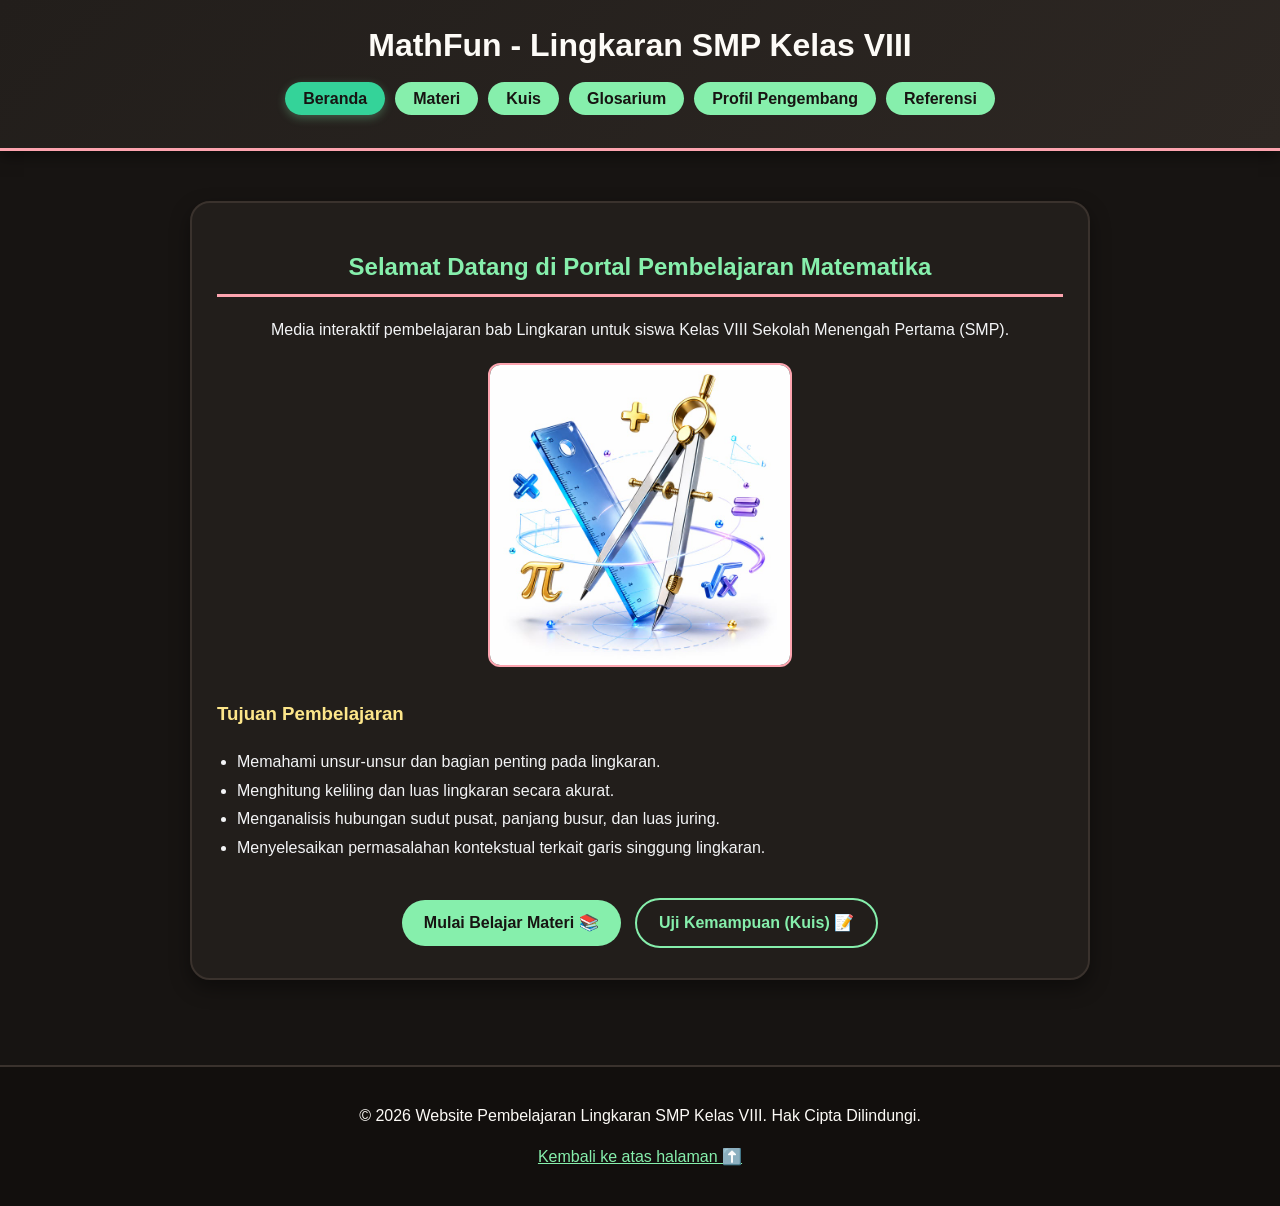
<file: index.html>
<!DOCTYPE html>
<html lang="id">
<head>
    <meta charset="UTF-8">
    <meta name="viewport" content="width=device-width, initial-scale=1.0">
    <title>MathFun Lingkaran SMP Kelas VIII</title>
    <link rel="stylesheet" href="UTS.css">
</head>
<body id="top">

    <header>
        <div class="logo-container">
            <h1>MathFun - Lingkaran SMP Kelas VIII</h1>
        </div>
        <nav>
            <ul>
                <li><a href="index.html" class="active">Beranda</a></li>
                <li><a href="materi.html">Materi</a></li>
                <li><a href="kuis.html">Kuis</a></li>
                <li><a href="glosarium.html">Glosarium</a></li>
                <li><a href="profil.html">Profil Pengembang</a></li>
                <li><a href="referensi.html">Referensi</a></li>
            </ul>
        </nav>
    </header>

    <main>
        <section class="detail-box" style="text-align: center;">
            <h2>Selamat Datang di Portal Pembelajaran Matematika</h2>
            <p>Media interaktif pembelajaran bab Lingkaran untuk siswa Kelas VIII Sekolah Menengah Pertama (SMP).</p>
            
            <div class="image-container">
                <img src="jangka.jpg" alt="Ilustrasi geometri lingkaran dan alat ukur matematika">
            </div>

            <div class="tujuan-wrapper">
                <h3>Tujuan Pembelajaran</h3>
                <ul>
                    <li>Memahami unsur-unsur dan bagian penting pada lingkaran.</li>
                    <li>Menghitung keliling dan luas lingkaran secara akurat.</li>
                    <li>Menganalisis hubungan sudut pusat, panjang busur, dan luas juring.</li>
                    <li>Menyelesaikan permasalahan kontekstual terkait garis singgung lingkaran.</li>
                </ul>
            </div>

            <div class="action-buttons">
                <a href="materi.html" class="btn btn-primary">Mulai Belajar Materi 📚</a>
                <a href="kuis.html" class="btn btn-secondary">Uji Kemampuan (Kuis) 📝</a>
            </div>
        </section>
    </main>

    <footer>
        <p>&copy; 2026 Website Pembelajaran Lingkaran SMP Kelas VIII. Hak Cipta Dilindungi.</p>
        <p><a href="#top">Kembali ke atas halaman ⬆️</a></p>
    </footer>

</body>
</html>
</file>
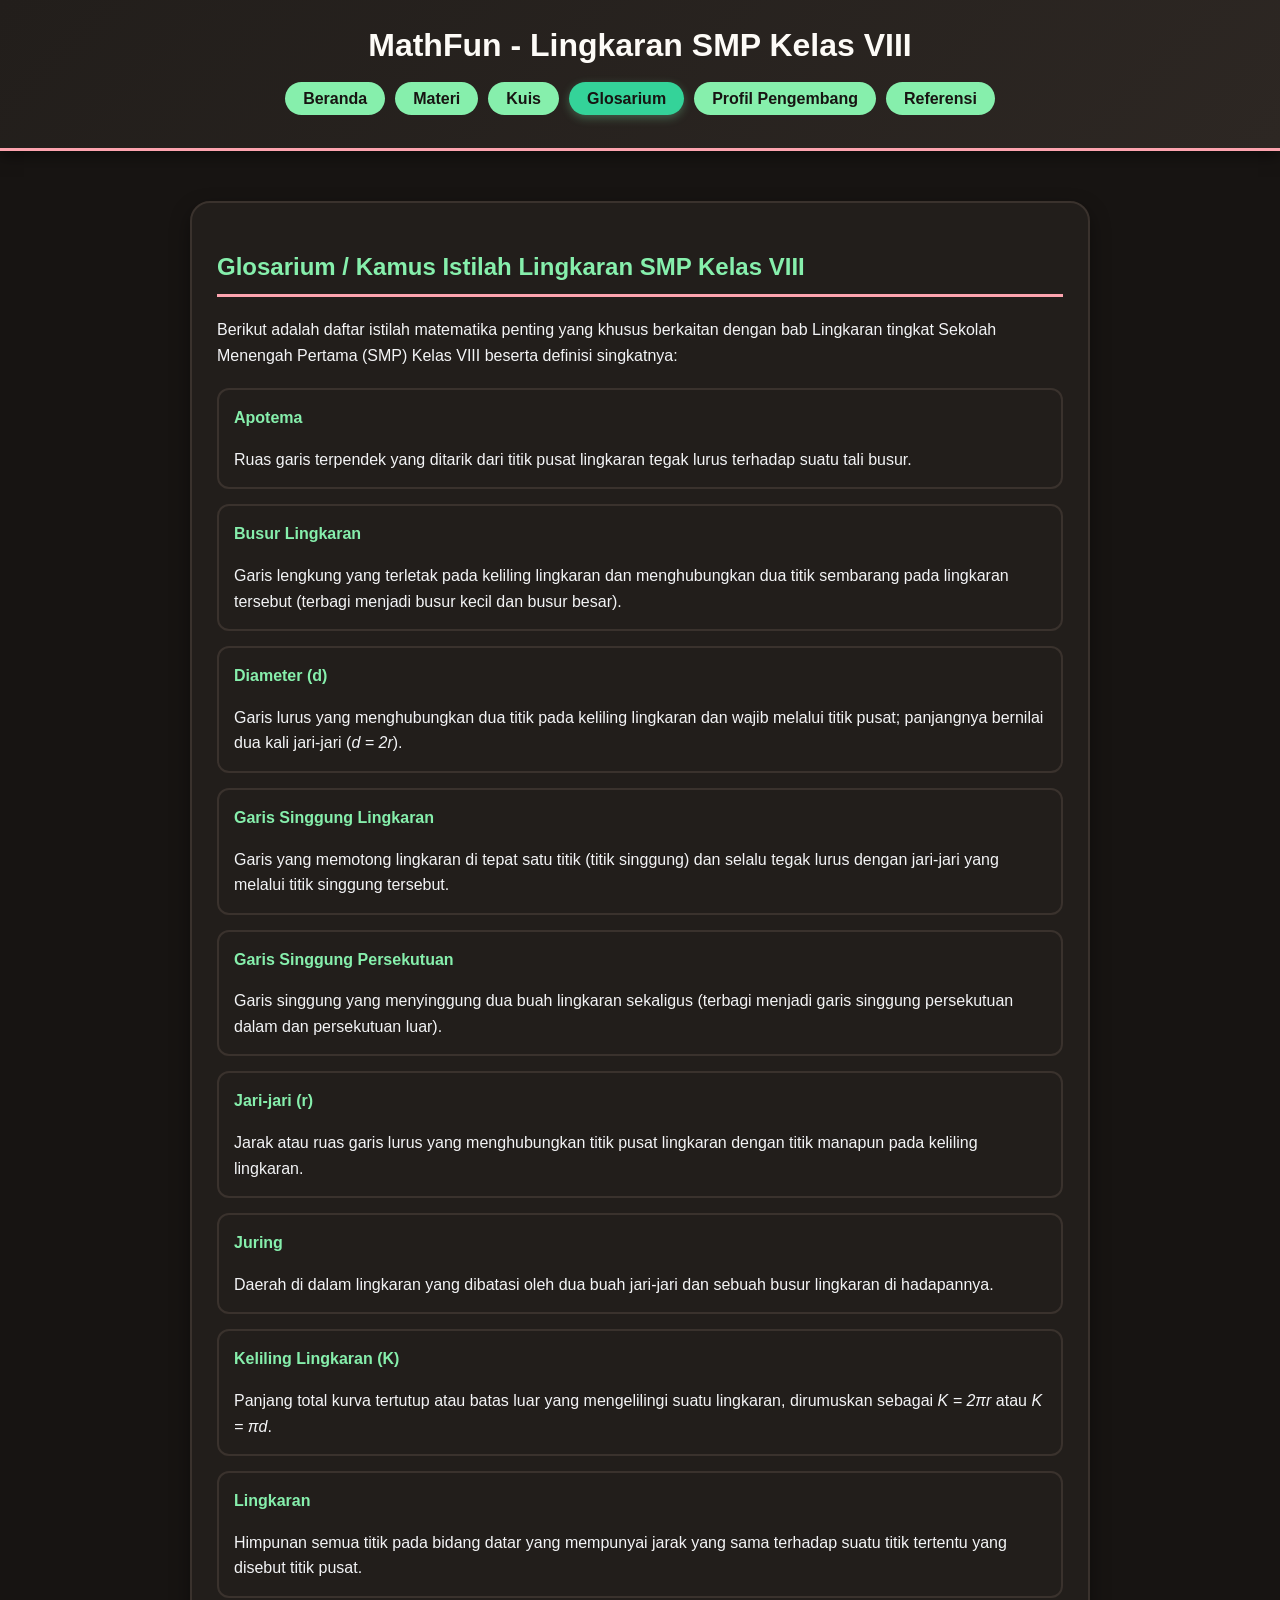
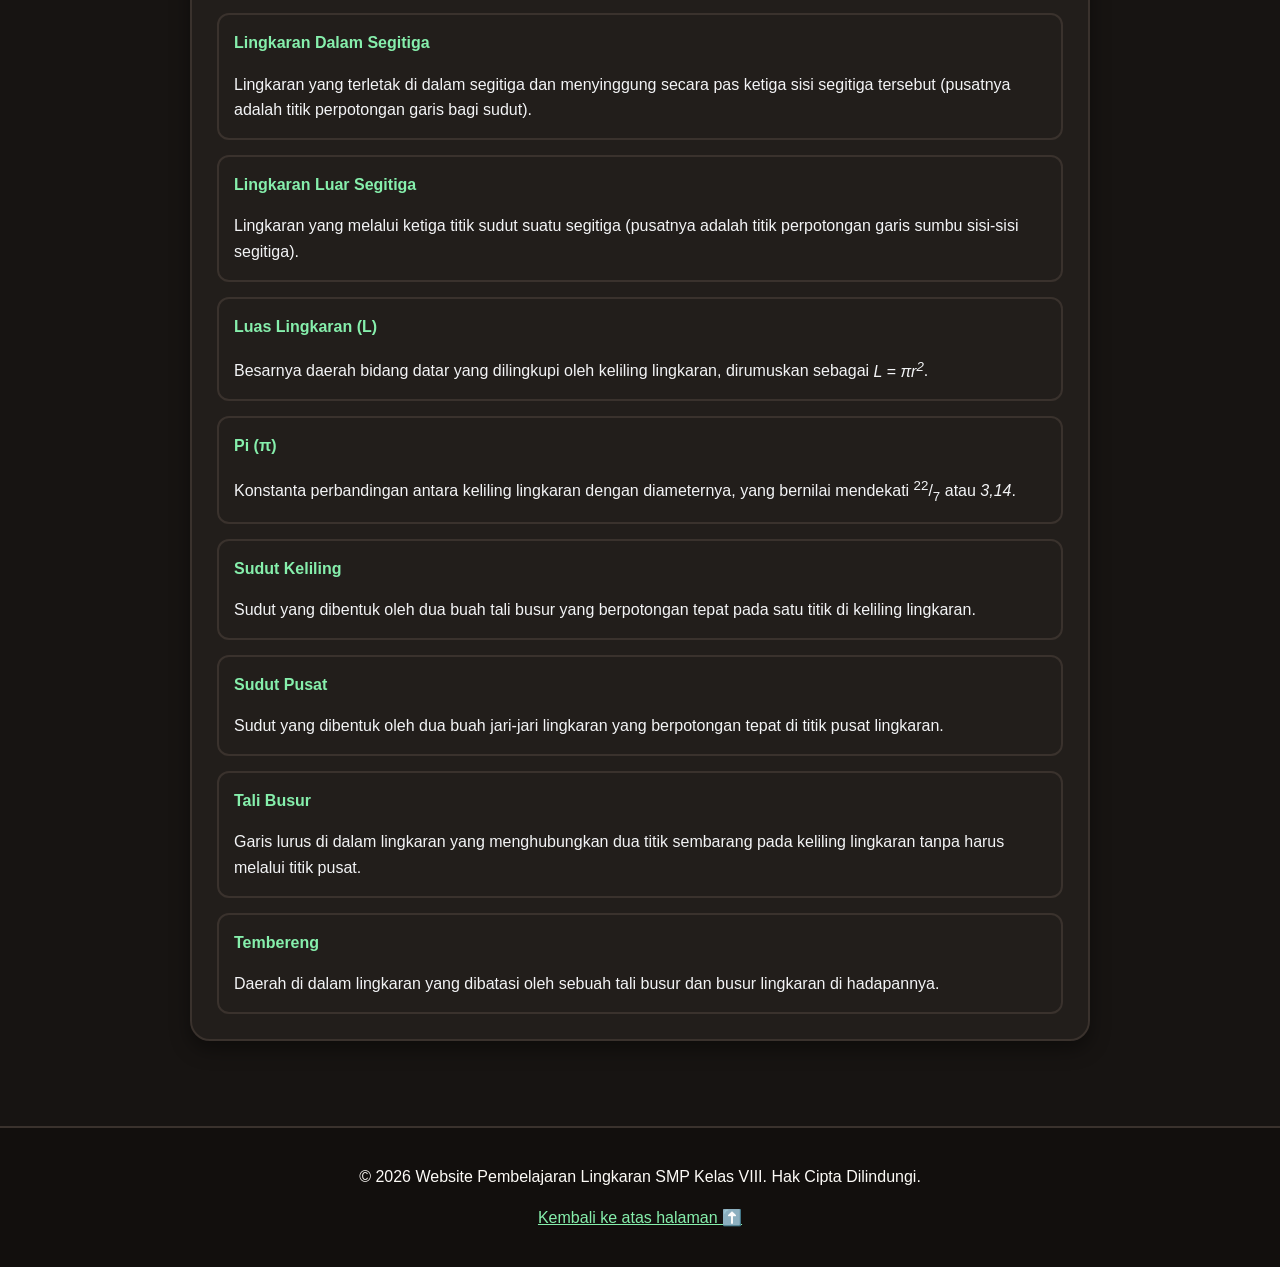
<file: glosarium.html>
<!DOCTYPE html>
<html lang="id">
<head>
    <meta charset="UTF-8">
    <meta name="viewport" content="width=device-width, initial-scale=1.0">
    <title>Glosarium Lingkaran - MathFun SMP Kelas VIII</title>
    <link rel="stylesheet" href="UTS.css">
</head>
<body id="top">

    <header>
        <div class="logo-container">
            <h1>MathFun - Lingkaran SMP Kelas VIII</h1>
        </div>
        <nav>
            <ul>
                <li><a href="index.html">Beranda</a></li>
                <li><a href="materi.html">Materi</a></li>
                <li><a href="kuis.html">Kuis</a></li>
                <li><a href="glosarium.html" class="active">Glosarium</a></li>
                <li><a href="profil.html">Profil Pengembang</a></li>
                <li><a href="referensi.html">Referensi</a></li>
            </ul>
        </nav>
    </header>

    <main>
        <section class="glossary-section">
            <h2>Glosarium / Kamus Istilah Lingkaran SMP Kelas VIII</h2>
            <p>Berikut adalah daftar istilah matematika penting yang khusus berkaitan dengan bab Lingkaran tingkat Sekolah Menengah Pertama (SMP) Kelas VIII beserta definisi singkatnya:</p>

            <div class="glossary-grid">
                
                <div class="glossary-card">
                    <h4>Apotema</h4>
                    <p>Ruas garis terpendek yang ditarik dari titik pusat lingkaran tegak lurus terhadap suatu tali busur.</p>
                </div>

                <div class="glossary-card">
                    <h4>Busur Lingkaran</h4>
                    <p>Garis lengkung yang terletak pada keliling lingkaran dan menghubungkan dua titik sembarang pada lingkaran tersebut (terbagi menjadi busur kecil dan busur besar).</p>
                </div>

                <div class="glossary-card">
                    <h4>Diameter (d)</h4>
                    <p>Garis lurus yang menghubungkan dua titik pada keliling lingkaran dan wajib melalui titik pusat; panjangnya bernilai dua kali jari-jari (<i>d = 2r</i>).</p>
                </div>

                <div class="glossary-card">
                    <h4>Garis Singgung Lingkaran</h4>
                    <p>Garis yang memotong lingkaran di tepat satu titik (titik singgung) dan selalu tegak lurus dengan jari-jari yang melalui titik singgung tersebut.</p>
                </div>

                <div class="glossary-card">
                    <h4>Garis Singgung Persekutuan</h4>
                    <p>Garis singgung yang menyinggung dua buah lingkaran sekaligus (terbagi menjadi garis singgung persekutuan dalam dan persekutuan luar).</p>
                </div>

                <div class="glossary-card">
                    <h4>Jari-jari (r)</h4>
                    <p>Jarak atau ruas garis lurus yang menghubungkan titik pusat lingkaran dengan titik manapun pada keliling lingkaran.</p>
                </div>

                <div class="glossary-card">
                    <h4>Juring</h4>
                    <p>Daerah di dalam lingkaran yang dibatasi oleh dua buah jari-jari dan sebuah busur lingkaran di hadapannya.</p>
                </div>

                <div class="glossary-card">
                    <h4>Keliling Lingkaran (K)</h4>
                    <p>Panjang total kurva tertutup atau batas luar yang mengelilingi suatu lingkaran, dirumuskan sebagai <i>K = 2&pi;r</i> atau <i>K = &pi;d</i>.</p>
                </div>

                <div class="glossary-card">
                    <h4>Lingkaran</h4>
                    <p>Himpunan semua titik pada bidang datar yang mempunyai jarak yang sama terhadap suatu titik tertentu yang disebut titik pusat.</p>
                </div>

                <div class="glossary-card">
                    <h4>Lingkaran Dalam Segitiga</h4>
                    <p>Lingkaran yang terletak di dalam segitiga dan menyinggung secara pas ketiga sisi segitiga tersebut (pusatnya adalah titik perpotongan garis bagi sudut).</p>
                </div>

                <div class="glossary-card">
                    <h4>Lingkaran Luar Segitiga</h4>
                    <p>Lingkaran yang melalui ketiga titik sudut suatu segitiga (pusatnya adalah titik perpotongan garis sumbu sisi-sisi segitiga).</p>
                </div>

                <div class="glossary-card">
                    <h4>Luas Lingkaran (L)</h4>
                    <p>Besarnya daerah bidang datar yang dilingkupi oleh keliling lingkaran, dirumuskan sebagai <i>L = &pi;r<sup>2</sup></i>.</p>
                </div>

                <div class="glossary-card">
                    <h4>Pi (&pi;)</h4>
                    <p>Konstanta perbandingan antara keliling lingkaran dengan diameternya, yang bernilai mendekati <sup>22</sup>/<sub>7</sub> atau <i>3,14</i>.</p>
                </div>

                <div class="glossary-card">
                    <h4>Sudut Keliling</h4>
                    <p>Sudut yang dibentuk oleh dua buah tali busur yang berpotongan tepat pada satu titik di keliling lingkaran.</p>
                </div>

                <div class="glossary-card">
                    <h4>Sudut Pusat</h4>
                    <p>Sudut yang dibentuk oleh dua buah jari-jari lingkaran yang berpotongan tepat di titik pusat lingkaran.</p>
                </div>

                <div class="glossary-card">
                    <h4>Tali Busur</h4>
                    <p>Garis lurus di dalam lingkaran yang menghubungkan dua titik sembarang pada keliling lingkaran tanpa harus melalui titik pusat.</p>
                </div>

                <div class="glossary-card">
                    <h4>Tembereng</h4>
                    <p>Daerah di dalam lingkaran yang dibatasi oleh sebuah tali busur dan busur lingkaran di hadapannya.</p>
                </div>

            </div>
        </section>
    </main>

    <!-- Footer -->
    <footer>
        <p>&copy; 2026 Website Pembelajaran Lingkaran SMP Kelas VIII. Hak Cipta Dilindungi.</p>
        <p><a href="#top">Kembali ke atas halaman ⬆️</a></p>
    </footer>

</body>
</html>
</file>
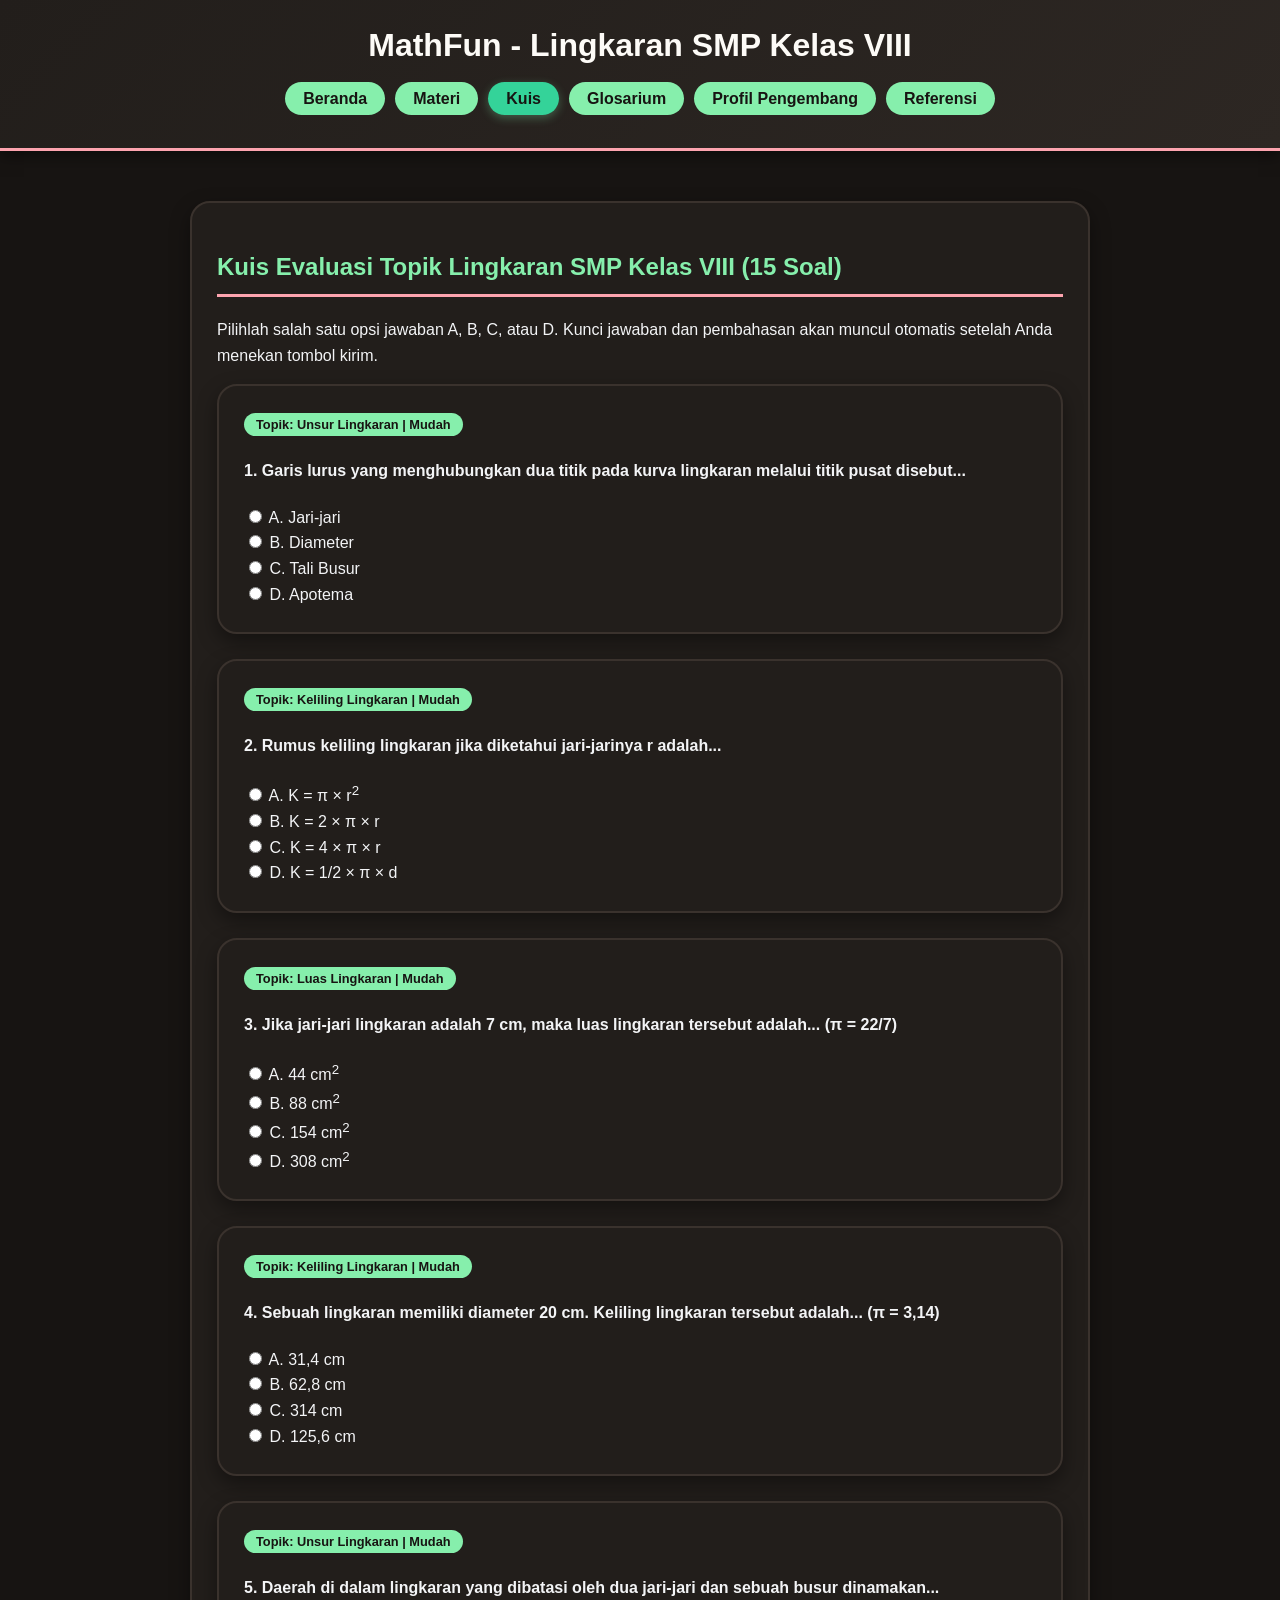
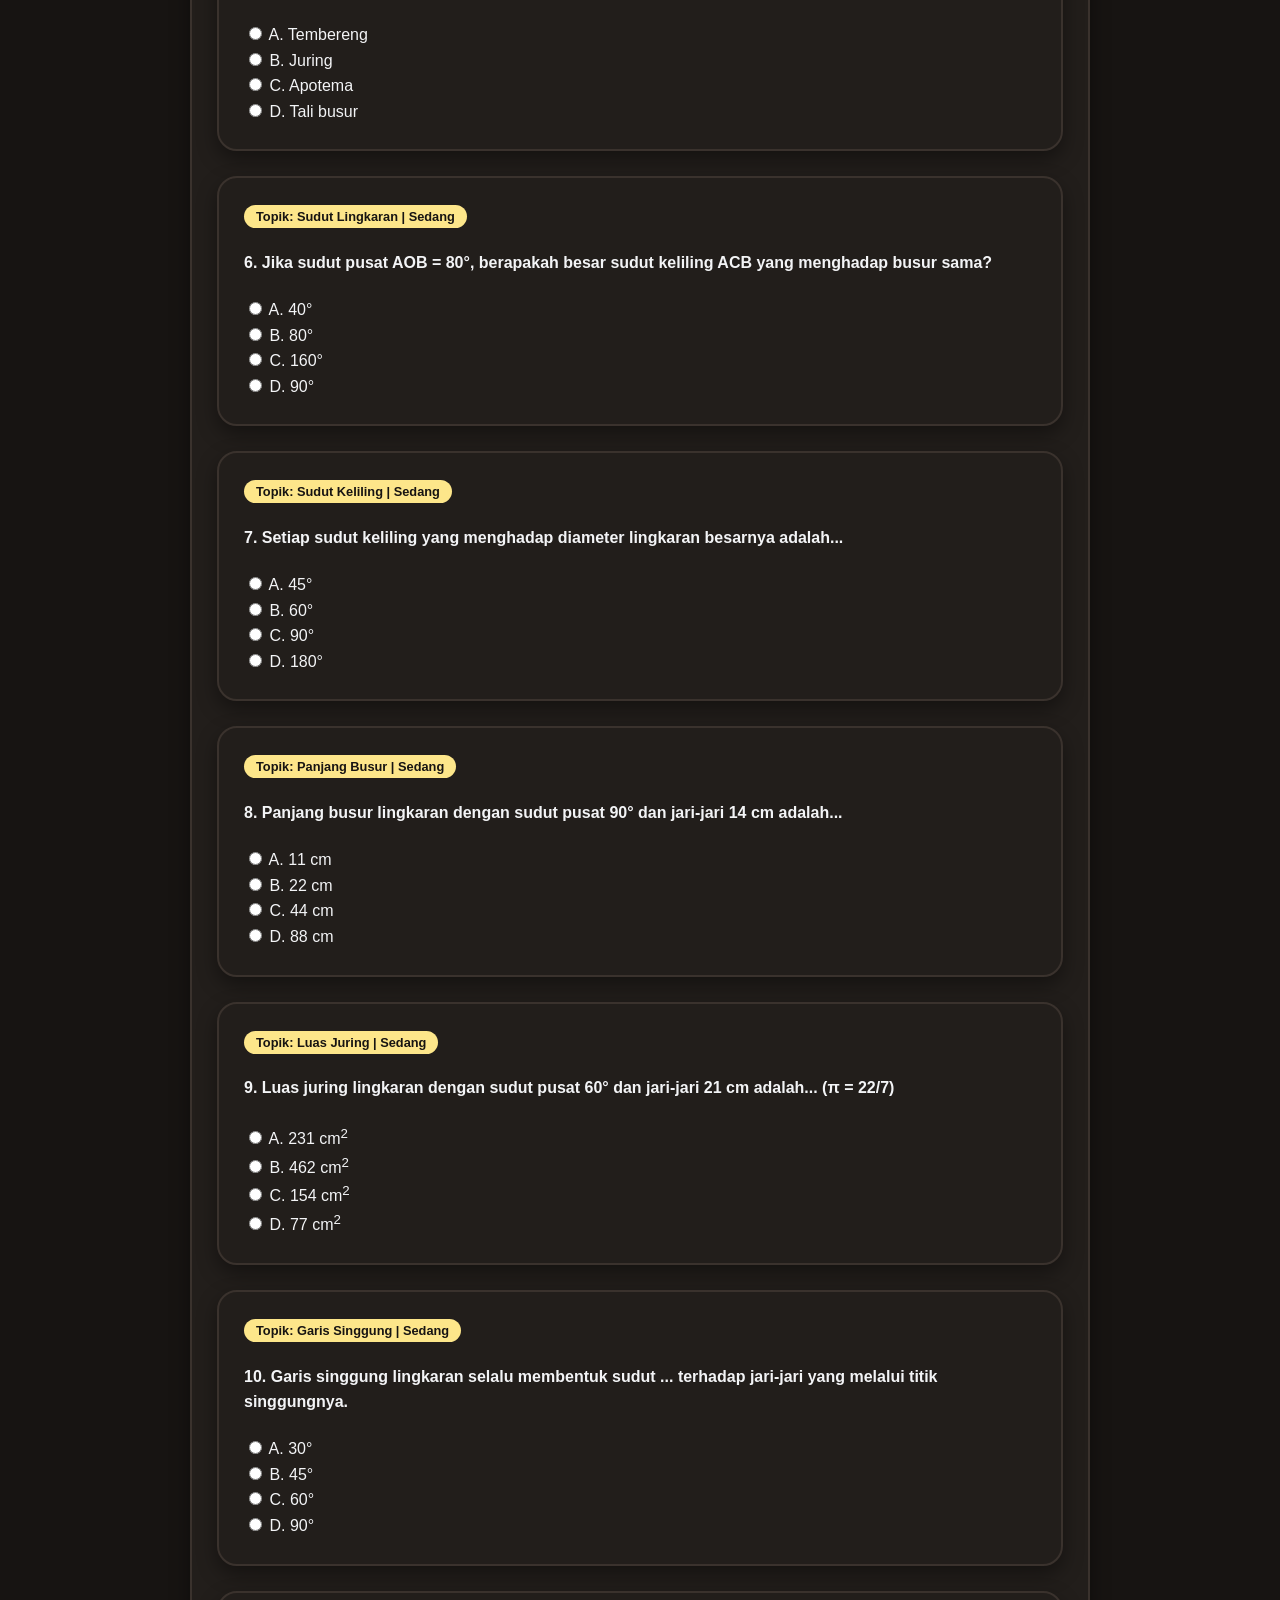
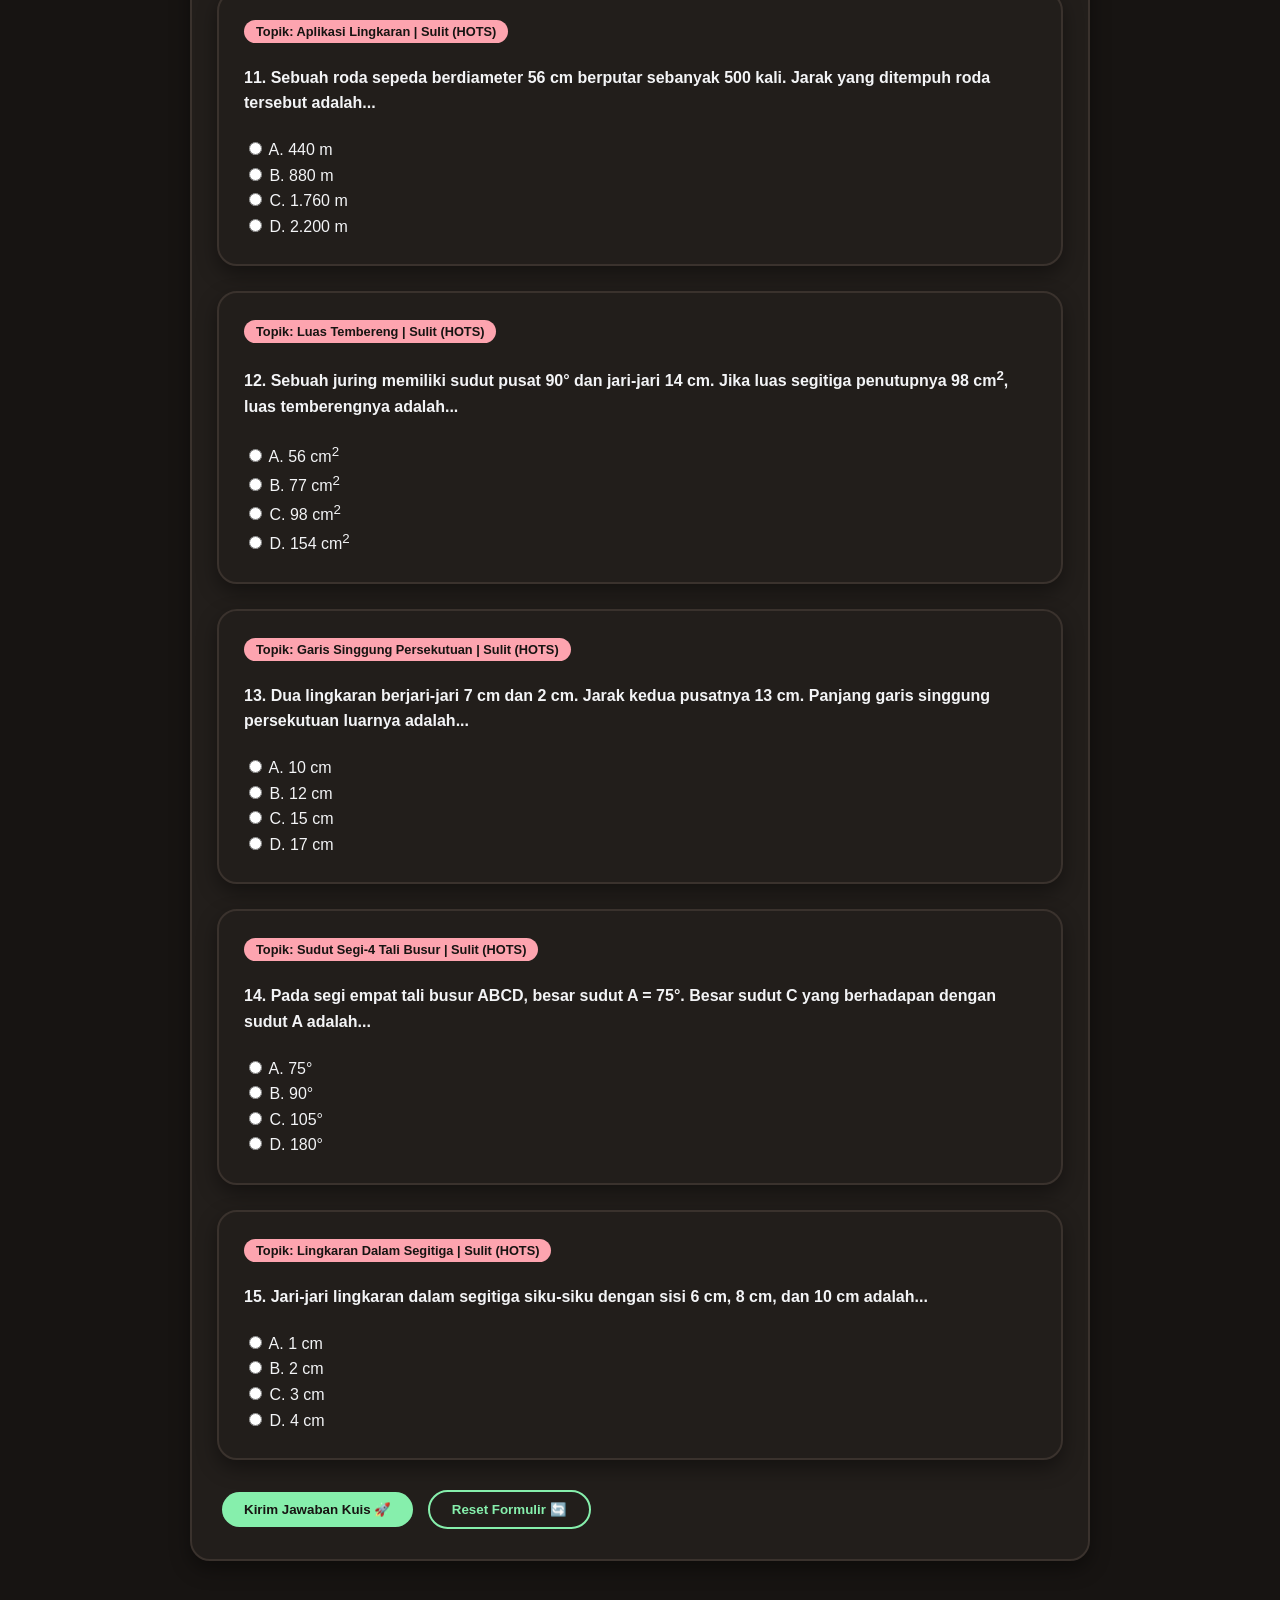
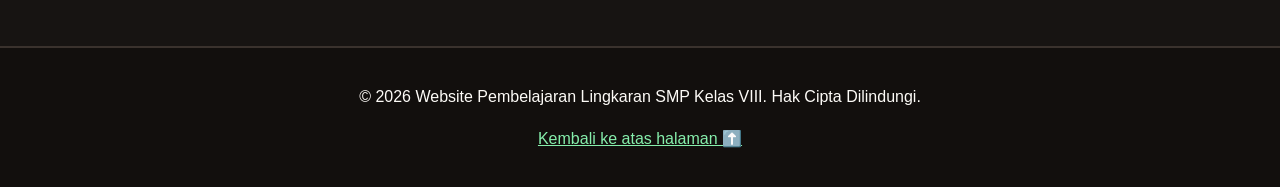
<file: kuis.html>
<!DOCTYPE html>
<html lang="id">
<head>
    <meta charset="UTF-8">
    <meta name="viewport" content="width=device-width, initial-scale=1.0">
    <title>Kuis Lingkaran SMP Kelas VIII - MathFun</title>
    <link rel="stylesheet" href="UTS.css">
</head>
<body id="top">

    <header>
        <div class="logo-container">
            <h1>MathFun - Lingkaran SMP Kelas VIII</h1>
        </div>
        <nav>
            <ul>
                <li><a href="index.html">Beranda</a></li>
                <li><a href="materi.html">Materi</a></li>
                <li><a href="kuis.html" class="active">Kuis</a></li>
                <li><a href="glosarium.html">Glosarium</a></li>
                <li><a href="profil.html">Profil Pengembang</a></li>
                <li><a href="referensi.html">Referensi</a></li>
            </ul>
        </nav>
    </header>

    <main>
        <section class="quiz-section">
            <h2>Kuis Evaluasi Topik Lingkaran SMP Kelas VIII (15 Soal)</h2>
            <p>Pilihlah salah satu opsi jawaban A, B, C, atau D. Kunci jawaban dan pembahasan akan muncul otomatis setelah Anda menekan tombol kirim.</p>

            <!-- Kotak untuk menampilkan skor hasil kuis -->
            <div id="hasil-skor"></div>

            <form id="formKuis" class="quiz-form" onsubmit="prosesKuis(event)">
                
                <!-- SOAL 1 -->
                <div class="question-card">
                    <span class="badge badge-easy">Topik: Unsur Lingkaran | Mudah</span>
                    <h4>1. Garis lurus yang menghubungkan dua titik pada kurva lingkaran melalui titik pusat disebut...</h4>
                    <label><input type="radio" name="q1" value="A"> A. Jari-jari</label><br>
                    <label><input type="radio" name="q1" value="B"> B. Diameter</label><br>
                    <label><input type="radio" name="q1" value="C"> C. Tali Busur</label><br>
                    <label><input type="radio" name="q1" value="D"> D. Apotema</label>
                    <details class="kunci-jawaban"><summary>Kunci Jawaban & Pembahasan</summary><p><b>Jawaban: B</b>. Diameter adalah garis lurus pembagi dua lingkaran yang melewati titik pusat (d = 2r).</p></details>
                </div>

                <!-- SOAL 2 -->
                <div class="question-card">
                    <span class="badge badge-easy">Topik: Keliling Lingkaran | Mudah</span>
                    <h4>2. Rumus keliling lingkaran jika diketahui jari-jarinya r adalah...</h4>
                    <label><input type="radio" name="q2" value="A"> A. K = &pi; &times; r<sup>2</sup></label><br>
                    <label><input type="radio" name="q2" value="B"> B. K = 2 &times; &pi; &times; r</label><br>
                    <label><input type="radio" name="q2" value="C"> C. K = 4 &times; &pi; &times; r</label><br>
                    <label><input type="radio" name="q2" value="D"> D. K = 1/2 &times; &pi; &times; d</label>
                    <details class="kunci-jawaban"><summary>Kunci Jawaban & Pembahasan</summary><p><b>Jawaban: B</b>. Rumus keliling lingkaran adalah K = 2 &times; &pi; &times; r atau K = &pi; &times; d.</p></details>
                </div>

                <!-- SOAL 3 -->
                <div class="question-card">
                    <span class="badge badge-easy">Topik: Luas Lingkaran | Mudah</span>
                    <h4>3. Jika jari-jari lingkaran adalah 7 cm, maka luas lingkaran tersebut adalah... (&pi; = 22/7)</h4>
                    <label><input type="radio" name="q3" value="A"> A. 44 cm<sup>2</sup></label><br>
                    <label><input type="radio" name="q3" value="B"> B. 88 cm<sup>2</sup></label><br>
                    <label><input type="radio" name="q3" value="C"> C. 154 cm<sup>2</sup></label><br>
                    <label><input type="radio" name="q3" value="D"> D. 308 cm<sup>2</sup></label>
                    <details class="kunci-jawaban"><summary>Kunci Jawaban & Pembahasan</summary><p><b>Jawaban: C</b>. L = (22/7) &times; 7 &times; 7 = 154 cm<sup>2</sup>.</p></details>
                </div>

                <!-- SOAL 4 -->
                <div class="question-card">
                    <span class="badge badge-easy">Topik: Keliling Lingkaran | Mudah</span>
                    <h4>4. Sebuah lingkaran memiliki diameter 20 cm. Keliling lingkaran tersebut adalah... (&pi; = 3,14)</h4>
                    <label><input type="radio" name="q4" value="A"> A. 31,4 cm</label><br>
                    <label><input type="radio" name="q4" value="B"> B. 62,8 cm</label><br>
                    <label><input type="radio" name="q4" value="C"> C. 314 cm</label><br>
                    <label><input type="radio" name="q4" value="D"> D. 125,6 cm</label>
                    <details class="kunci-jawaban"><summary>Kunci Jawaban & Pembahasan</summary><p><b>Jawaban: B</b>. K = &pi; &times; d = 3,14 &times; 20 = 62,8 cm.</p></details>
                </div>

                <!-- SOAL 5 -->
                <div class="question-card">
                    <span class="badge badge-easy">Topik: Unsur Lingkaran | Mudah</span>
                    <h4>5. Daerah di dalam lingkaran yang dibatasi oleh dua jari-jari dan sebuah busur dinamakan...</h4>
                    <label><input type="radio" name="q5" value="A"> A. Tembereng</label><br>
                    <label><input type="radio" name="q5" value="B"> B. Juring</label><br>
                    <label><input type="radio" name="q5" value="C"> C. Apotema</label><br>
                    <label><input type="radio" name="q5" value="D"> D. Tali busur</label>
                    <details class="kunci-jawaban"><summary>Kunci Jawaban & Pembahasan</summary><p><b>Jawaban: B</b>. Juring dibatasi dua jari-jari dan sebuah busur lingkaran.</p></details>
                </div>

                <!-- SOAL 6 -->
                <div class="question-card">
                    <span class="badge badge-medium">Topik: Sudut Lingkaran | Sedang</span>
                    <h4>6. Jika sudut pusat AOB = 80&deg;, berapakah besar sudut keliling ACB yang menghadap busur sama?</h4>
                    <label><input type="radio" name="q6" value="A"> A. 40&deg;</label><br>
                    <label><input type="radio" name="q6" value="B"> B. 80&deg;</label><br>
                    <label><input type="radio" name="q6" value="C"> C. 160&deg;</label><br>
                    <label><input type="radio" name="q6" value="D"> D. 90&deg;</label>
                    <details class="kunci-jawaban"><summary>Kunci Jawaban & Pembahasan</summary><p><b>Jawaban: A</b>. Sudut Keliling = 1/2 &times; Sudut Pusat = 1/2 &times; 80&deg; = 40&deg;.</p></details>
                </div>

                <!-- SOAL 7 -->
                <div class="question-card">
                    <span class="badge badge-medium">Topik: Sudut Keliling | Sedang</span>
                    <h4>7. Setiap sudut keliling yang menghadap diameter lingkaran besarnya adalah...</h4>
                    <label><input type="radio" name="q7" value="A"> A. 45&deg;</label><br>
                    <label><input type="radio" name="q7" value="B"> B. 60&deg;</label><br>
                    <label><input type="radio" name="q7" value="C"> C. 90&deg;</label><br>
                    <label><input type="radio" name="q7" value="D"> D. 180&deg;</label>
                    <details class="kunci-jawaban"><summary>Kunci Jawaban & Pembahasan</summary><p><b>Jawaban: C</b>. Sudut keliling yang menghadap diameter besarnya selalu siku-siku (90&deg;).</p></details>
                </div>

                <!-- SOAL 8 -->
                <div class="question-card">
                    <span class="badge badge-medium">Topik: Panjang Busur | Sedang</span>
                    <h4>8. Panjang busur lingkaran dengan sudut pusat 90&deg; dan jari-jari 14 cm adalah...</h4>
                    <label><input type="radio" name="q8" value="A"> A. 11 cm</label><br>
                    <label><input type="radio" name="q8" value="B"> B. 22 cm</label><br>
                    <label><input type="radio" name="q8" value="C"> C. 44 cm</label><br>
                    <label><input type="radio" name="q8" value="D"> D. 88 cm</label>
                    <details class="kunci-jawaban"><summary>Kunci Jawaban & Pembahasan</summary><p><b>Jawaban: B</b>. Busur = (90/360) &times; 2 &times; (22/7) &times; 14 = 1/4 &times; 88 = 22 cm.</p></details>
                </div>

                <!-- SOAL 9 -->
                <div class="question-card">
                    <span class="badge badge-medium">Topik: Luas Juring | Sedang</span>
                    <h4>9. Luas juring lingkaran dengan sudut pusat 60&deg; dan jari-jari 21 cm adalah... (&pi; = 22/7)</h4>
                    <label><input type="radio" name="q9" value="A"> A. 231 cm<sup>2</sup></label><br>
                    <label><input type="radio" name="q9" value="B"> B. 462 cm<sup>2</sup></label><br>
                    <label><input type="radio" name="q9" value="C"> C. 154 cm<sup>2</sup></label><br>
                    <label><input type="radio" name="q9" value="D"> D. 77 cm<sup>2</sup></label>
                    <details class="kunci-jawaban"><summary>Kunci Jawaban & Pembahasan</summary><p><b>Jawaban: A</b>. Luas Juring = (60/360) &times; (22/7) &times; 21 &times; 21 = 1/6 &times; 1386 = 231 cm<sup>2</sup>.</p></details>
                </div>

                <!-- SOAL 10 -->
                <div class="question-card">
                    <span class="badge badge-medium">Topik: Garis Singgung | Sedang</span>
                    <h4>10. Garis singgung lingkaran selalu membentuk sudut ... terhadap jari-jari yang melalui titik singgungnya.</h4>
                    <label><input type="radio" name="q10" value="A"> A. 30&deg;</label><br>
                    <label><input type="radio" name="q10" value="B"> B. 45&deg;</label><br>
                    <label><input type="radio" name="q10" value="C"> C. 60&deg;</label><br>
                    <label><input type="radio" name="q10" value="D"> D. 90&deg;</label>
                    <details class="kunci-jawaban"><summary>Kunci Jawaban & Pembahasan</summary><p><b>Jawaban: D</b>. Garis singgung selalu tegak lurus (90&deg;) terhadap jari-jari lingkaran di titik singgung.</p></details>
                </div>

                <!-- SOAL 11 -->
                <div class="question-card">
                    <span class="badge badge-hard">Topik: Aplikasi Lingkaran | Sulit (HOTS)</span>
                    <h4>11. Sebuah roda sepeda berdiameter 56 cm berputar sebanyak 500 kali. Jarak yang ditempuh roda tersebut adalah...</h4>
                    <label><input type="radio" name="q11" value="A"> A. 440 m</label><br>
                    <label><input type="radio" name="q11" value="B"> B. 880 m</label><br>
                    <label><input type="radio" name="q11" value="C"> C. 1.760 m</label><br>
                    <label><input type="radio" name="q11" value="D"> D. 2.200 m</label>
                    <details class="kunci-jawaban"><summary>Kunci Jawaban & Pembahasan</summary><p><b>Jawaban: B</b>. K = (22/7) &times; 56 = 176 cm. Jarak = 176 cm &times; 500 = 88.000 cm = 880 m.</p></details>
                </div>

                <!-- SOAL 12 -->
                <div class="question-card">
                    <span class="badge badge-hard">Topik: Luas Tembereng | Sulit (HOTS)</span>
                    <h4>12. Sebuah juring memiliki sudut pusat 90&deg; dan jari-jari 14 cm. Jika luas segitiga penutupnya 98 cm<sup>2</sup>, luas temberengnya adalah...</h4>
                    <label><input type="radio" name="q12" value="A"> A. 56 cm<sup>2</sup></label><br>
                    <label><input type="radio" name="q12" value="B"> B. 77 cm<sup>2</sup></label><br>
                    <label><input type="radio" name="q12" value="C"> C. 98 cm<sup>2</sup></label><br>
                    <label><input type="radio" name="q12" value="D"> D. 154 cm<sup>2</sup></label>
                    <details class="kunci-jawaban"><summary>Kunci Jawaban & Pembahasan</summary><p><b>Jawaban: A</b>. Luas Juring = 154 cm<sup>2</sup>. Luas Tembereng = Luas Juring - Luas Segitiga = 154 - 98 = 56 cm<sup>2</sup>.</p></details>
                </div>

                <!-- SOAL 13 -->
                <div class="question-card">
                    <span class="badge badge-hard">Topik: Garis Singgung Persekutuan | Sulit (HOTS)</span>
                    <h4>13. Dua lingkaran berjari-jari 7 cm dan 2 cm. Jarak kedua pusatnya 13 cm. Panjang garis singgung persekutuan luarnya adalah...</h4>
                    <label><input type="radio" name="q13" value="A"> A. 10 cm</label><br>
                    <label><input type="radio" name="q13" value="B"> B. 12 cm</label><br>
                    <label><input type="radio" name="q13" value="C"> C. 15 cm</label><br>
                    <label><input type="radio" name="q13" value="D"> D. 17 cm</label>
                    <details class="kunci-jawaban"><summary>Kunci Jawaban & Pembahasan</summary><p><b>Jawaban: B</b>. d = akar(13<sup>2</sup> - (7-2)<sup>2</sup>) = akar(169 - 25) = 12 cm.</p></details>
                </div>

                <!-- SOAL 14 -->
                <div class="question-card">
                    <span class="badge badge-hard">Topik: Sudut Segi-4 Tali Busur | Sulit (HOTS)</span>
                    <h4>14. Pada segi empat tali busur ABCD, besar sudut A = 75&deg;. Besar sudut C yang berhadapan dengan sudut A adalah...</h4>
                    <label><input type="radio" name="q14" value="A"> A. 75&deg;</label><br>
                    <label><input type="radio" name="q14" value="B"> B. 90&deg;</label><br>
                    <label><input type="radio" name="q14" value="C"> C. 105&deg;</label><br>
                    <label><input type="radio" name="q14" value="D"> D. 180&deg;</label>
                    <details class="kunci-jawaban"><summary>Kunci Jawaban & Pembahasan</summary><p><b>Jawaban: C</b>. Sudut berhadapan segi-4 tali busur jumlahnya 180&deg;. Sudut C = 180&deg; - 75&deg; = 105&deg;.</p></details>
                </div>

                <!-- SOAL 15 -->
                <div class="question-card">
                    <span class="badge badge-hard">Topik: Lingkaran Dalam Segitiga | Sulit (HOTS)</span>
                    <h4>15. Jari-jari lingkaran dalam segitiga siku-siku dengan sisi 6 cm, 8 cm, dan 10 cm adalah...</h4>
                    <label><input type="radio" name="q15" value="A"> A. 1 cm</label><br>
                    <label><input type="radio" name="q15" value="B"> B. 2 cm</label><br>
                    <label><input type="radio" name="q15" value="C"> C. 3 cm</label><br>
                    <label><input type="radio" name="q15" value="D"> D. 4 cm</label>
                    <details class="kunci-jawaban"><summary>Kunci Jawaban & Pembahasan</summary><p><b>Jawaban: B</b>. r = Luas / s = 24 / 12 = 2 cm.</p></details>
                </div>

                <div class="form-actions">
                    <button type="submit" class="btn btn-primary">Kirim Jawaban Kuis 🚀</button>
                    <button type="reset" class="btn btn-secondary" onclick="resetKuis()">Reset Formulir 🔄</button>
                </div>
            </form>
        </section>
    </main>

    <footer>
        <p>&copy; 2026 Website Pembelajaran Lingkaran SMP Kelas VIII. Hak Cipta Dilindungi.</p>
        <p><a href="#top">Kembali ke atas halaman ⬆️</a></p>
    </footer>

    <!-- Script JavaScript untuk Menampilkan Pembahasan & Skor setelah Disubmit -->
    <script>
        const kunciJawabanBenar = {
            q1: 'B', q2: 'B', q3: 'C', q4: 'B', q5: 'B',
            q6: 'A', q7: 'C', q8: 'B', q9: 'A', q10: 'D',
            q11: 'B', q12: 'A', q13: 'B', q14: 'C', q15: 'B'
        };

        function prosesKuis(event) {
            event.preventDefault(); // Mencegah halaman reload
            let skor = 0;
            let totalSoal = Object.keys(kunciJawabanBenar).length;

            // Cek jawaban tiap nomor
            for (let soal in kunciJawabanBenar) {
                let pilihanUser = document.querySelector(`input[name="${soal}"]:checked`);
                if (pilihanUser && pilihanUser.value === kunciJawabanBenar[soal]) {
                    skor++;
                }
            }

            // Hitung nilai akhir (skor * (100 / totalSoal))
            let nilaiAkhir = Math.round((skor / totalSoal) * 100);

            // Tampilkan kotak skor
            let divSkor = document.getElementById('hasil-skor');
            divSkor.style.display = 'block';
            divSkor.innerHTML = `🎉 Kuis Berhasil Disubmit!<br>Skor Anda: <b>${skor} dari ${totalSoal} soal benar</b> (Nilai: <b>${nilaiAkhir}</b>).<br><span style="font-size:0.85em; color:#d63031;">Kunci jawaban dan pembahasan kini telah terbuka di bawah setiap soal!</span>`;

            // Tampilkan dan buka otomatis kotak pembahasan (details)
            let semuaDetails = document.querySelectorAll('.kunci-jawaban');
            semuaDetails.forEach(detil => {
                detil.style.display = 'block';
                detil.open = true; // Otomatis membuka isi <details>
            });

            // Gulir halaman ke atas agar skor terlihat
            divSkor.scrollIntoView({ behavior: 'smooth' });
        }

        function resetKuis() {
            let divSkor = document.getElementById('hasil-skor');
            divSkor.style.display = 'none';
            let semuaDetails = document.querySelectorAll('.kunci-jawaban');
            semuaDetails.forEach(detil => {
                detil.style.display = 'none';
                detil.open = false;
            });
        }
    </script>

</body>
</html>
</file>
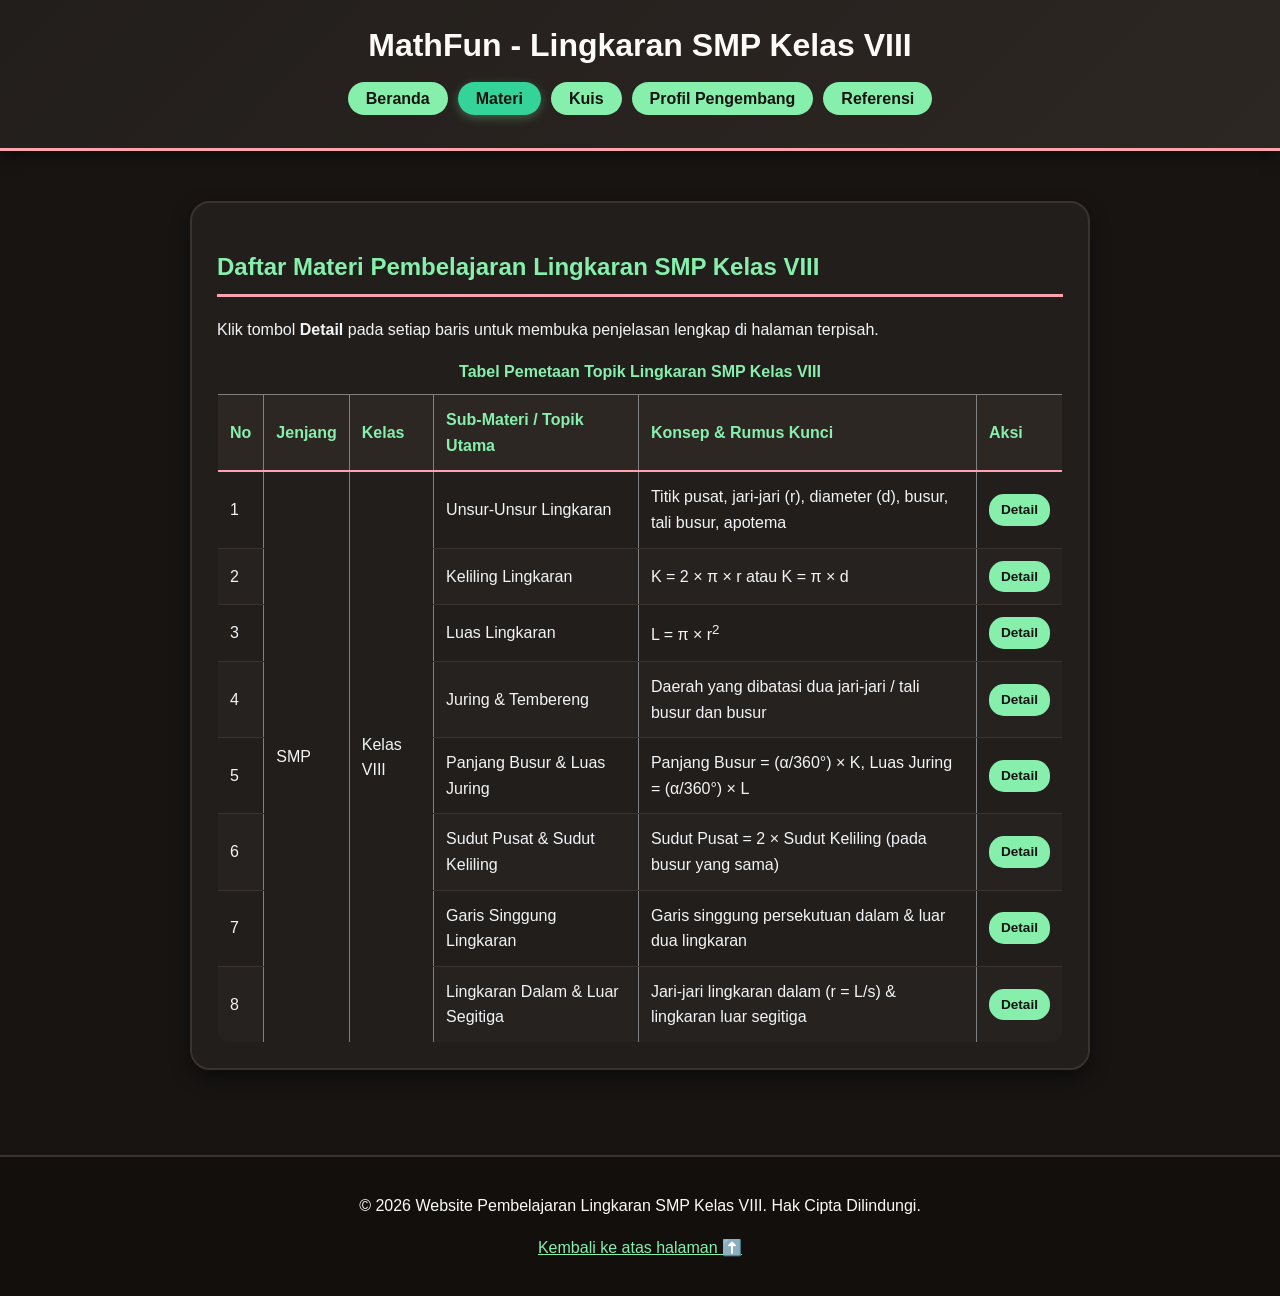
<file: materi.html>
<!DOCTYPE html>
<html lang="id">
<head>
    <meta charset="UTF-8">
    <meta name="viewport" content="width=device-width, initial-scale=1.0">
    <title>Materi Lingkaran SMP Kelas VIII - MathFun</title>
    <link rel="stylesheet" href="UTS.css">
</head>
<body id="top">

    <header>
        <div class="logo-container">
            <h1>MathFun - Lingkaran SMP Kelas VIII</h1>
        </div>
        <nav>
            <ul>
                <li><a href="index.html">Beranda</a></li>
                <li><a href="materi.html" class="active">Materi</a></li>
                <li><a href="kuis.html">Kuis</a></li>
                <li><a href="profil.html">Profil Pengembang</a></li>
                <li><a href="referensi.html">Referensi</a></li>
            </ul>
        </nav>
    </header>

    <main>
        <section id="tabel-materi">
            <h2>Daftar Materi Pembelajaran Lingkaran SMP Kelas VIII</h2>
            <p>Klik tombol <b>Detail</b> pada setiap baris untuk membuka penjelasan lengkap di halaman terpisah.</p>
            
            <table border="1">
                <caption>Tabel Pemetaan Topik Lingkaran SMP Kelas VIII</caption>
                <thead>
                    <tr>
                        <th>No</th>
                        <th>Jenjang</th>
                        <th>Kelas</th>
                        <th>Sub-Materi / Topik Utama</th>
                        <th>Konsep & Rumus Kunci</th>
                        <th>Aksi</th>
                    </tr>
                </thead>
                <tbody>
                    <tr>
                        <td>1</td>
                        <td rowspan="8">SMP</td>
                        <td rowspan="8">Kelas VIII</td>
                        <td>Unsur-Unsur Lingkaran</td>
                        <td>Titik pusat, jari-jari (r), diameter (d), busur, tali busur, apotema</td>
                        <td><a href="detail_materi/unsur_lingkaran.html" class="btn-sm">Detail</a></td>
                    </tr>
                    <tr>
                        <td>2</td>
                        <td>Keliling Lingkaran</td>
                        <td>K = 2 &times; &pi; &times; r atau K = &pi; &times; d</td>
                        <td><a href="detail_materi/keliling_lingkaran.html" class="btn-sm">Detail</a></td>
                    </tr>
                    <tr>
                        <td>3</td>
                        <td>Luas Lingkaran</td>
                        <td>L = &pi; &times; r<sup>2</sup></td>
                        <td><a href="detail_materi/luas_lingkaran.html" class="btn-sm">Detail</a></td>
                    </tr>
                    <tr>
                        <td>4</td>
                        <td>Juring & Tembereng</td>
                        <td>Daerah yang dibatasi dua jari-jari / tali busur dan busur</td>
                        <td><a href="detail_materi/juring_tembereng.html" class="btn-sm">Detail</a></td>
                    </tr>
                    <tr>
                        <td>5</td>
                        <td>Panjang Busur & Luas Juring</td>
                        <td>Panjang Busur = (&alpha;/360&deg;) &times; K, Luas Juring = (&alpha;/360&deg;) &times; L</td>
                        <td><a href="detail_materi/busur_juring.html" class="btn-sm">Detail</a></td>
                    </tr>
                    <tr>
                        <td>6</td>
                        <td>Sudut Pusat & Sudut Keliling</td>
                        <td>Sudut Pusat = 2 &times; Sudut Keliling (pada busur yang sama)</td>
                        <td><a href="detail_materi/sudut_lingkaran.html" class="btn-sm">Detail</a></td>
                    </tr>
                    <tr>
                        <td>7</td>
                        <td>Garis Singgung Lingkaran</td>
                        <td>Garis singgung persekutuan dalam & luar dua lingkaran</td>
                        <td><a href="detail_materi/garis_singgung.html" class="btn-sm">Detail</a></td>
                    </tr>
                    <tr>
                        <td>8</td>
                        <td>Lingkaran Dalam & Luar Segitiga</td>
                        <td>Jari-jari lingkaran dalam (r = L/s) & lingkaran luar segitiga</td>
                        <td><a href="detail_materi/lingkaran_segitiga.html" class="btn-sm">Detail</a></td>
                    </tr>
                </tbody>
            </table>
        </section>
    </main>

    <footer>
        <p>&copy; 2026 Website Pembelajaran Lingkaran SMP Kelas VIII. Hak Cipta Dilindungi.</p>
        <p><a href="#top">Kembali ke atas halaman ⬆️</a></p>
    </footer>

</body>
</html>
</file>
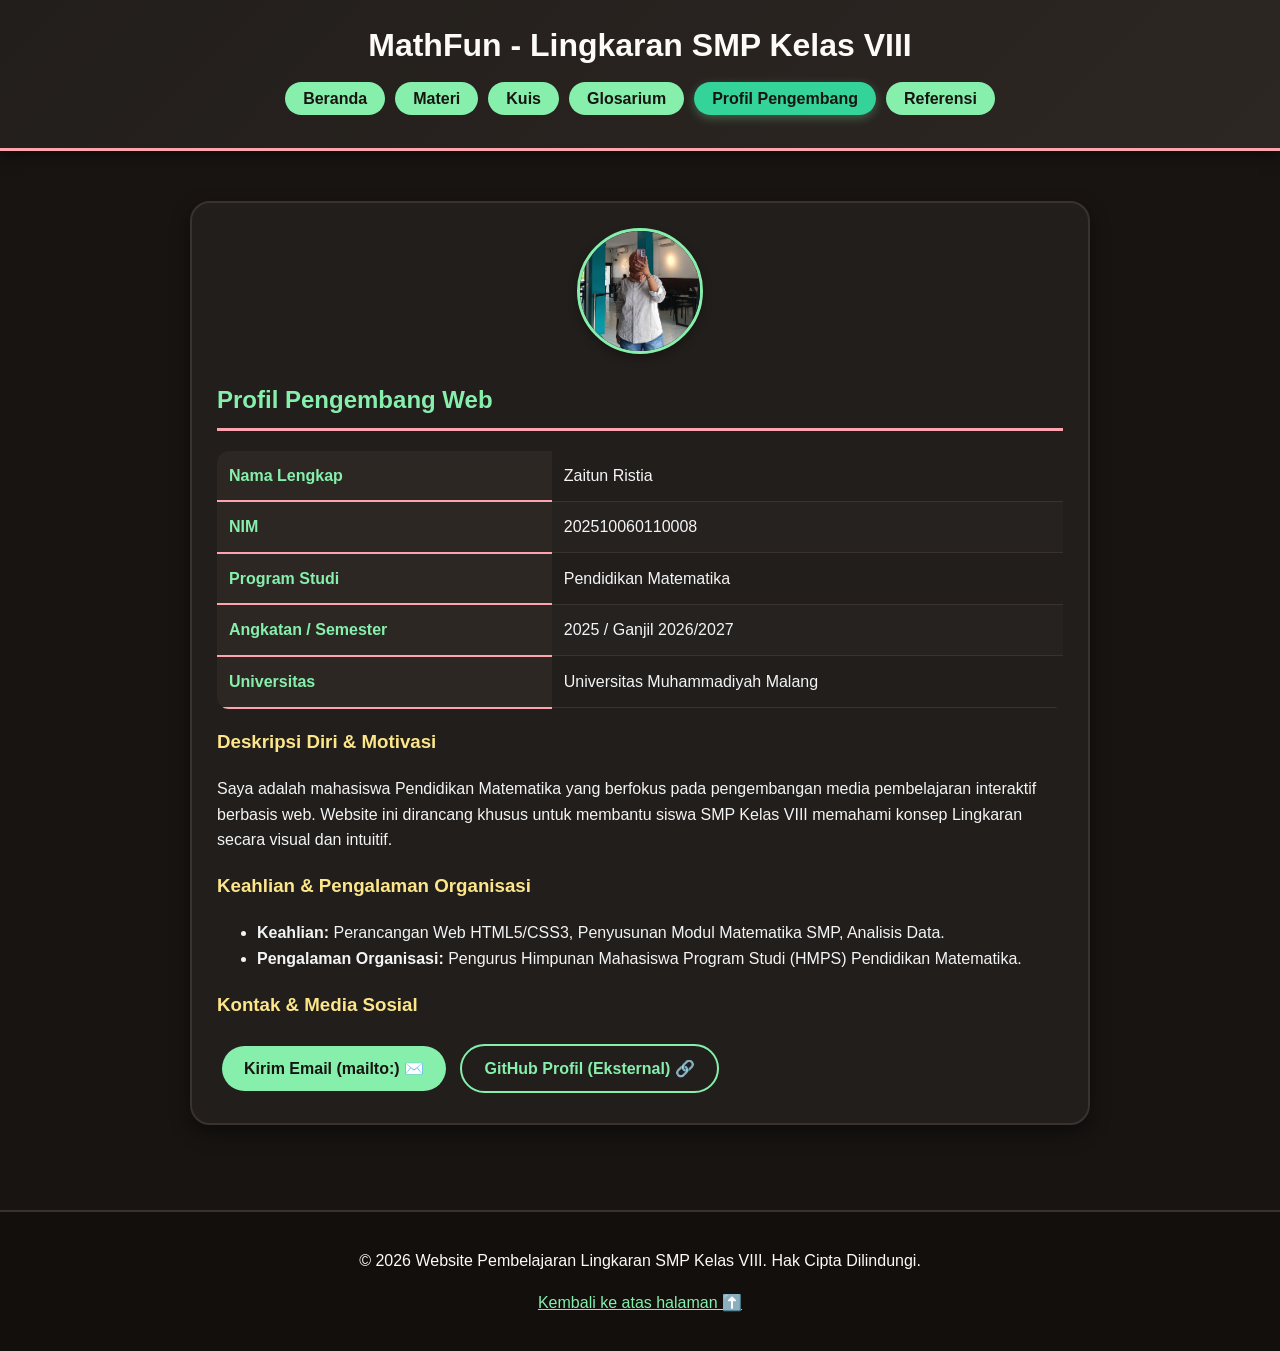
<file: profil.html>
<!DOCTYPE html>
<html lang="id">
<head>
    <meta charset="UTF-8">
    <meta name="viewport" content="width=device-width, initial-scale=1.0">
    <title>Profil Pengembang - MathFun Lingkaran SMP Kelas VIII</title>
    <link rel="stylesheet" href="UTS.css">
</head>
<body id="top">

    <header>
        <div class="logo-container">
            <h1>MathFun - Lingkaran SMP Kelas VIII</h1>
        </div>
        <nav>
            <ul>
                <li><a href="index.html">Beranda</a></li>
                <li><a href="materi.html">Materi</a></li>
                <li><a href="kuis.html">Kuis</a></li>
                <li><a href="glosarium.html">Glosarium</a></li>
                <li><a href="profil.html" class="active">Profil Pengembang</a></li>
                <li><a href="referensi.html">Referensi</a></li>
            </ul>
        </nav>
    </header>

    <main>
        <section class="profile-card">
            <div class="profile-photo">
                <img src="Foto TYAAA.jpeg" alt="Foto Profil Zaitun Ristia">
            </div>
            <h2>Profil Pengembang Web</h2>
            
            <table class="profile-table">
                <tr>
                    <th>Nama Lengkap</th>
                    <td>Zaitun Ristia</td>
                </tr>
                <tr>
                    <th>NIM</th>
                    <td>202510060110008</td>
                </tr>
                <tr>
                    <th>Program Studi</th>
                    <td>Pendidikan Matematika</td>
                </tr>
                <tr>
                    <th>Angkatan / Semester</th>
                    <td>2025 / Ganjil 2026/2027</td>
                </tr>
                <tr>
                    <th>Universitas</th>
                    <td>Universitas Muhammadiyah Malang</td>
                </tr>
            </table>

            <h3>Deskripsi Diri & Motivasi</h3>
            <p>Saya adalah mahasiswa Pendidikan Matematika yang berfokus pada pengembangan media pembelajaran interaktif berbasis web. Website ini dirancang khusus untuk membantu siswa SMP Kelas VIII memahami konsep Lingkaran secara visual dan intuitif.</p>

            <h3>Keahlian & Pengalaman Organisasi</h3>
            <ul>
                <li><b>Keahlian:</b> Perancangan Web HTML5/CSS3, Penyusunan Modul Matematika SMP, Analisis Data.</li>
                <li><b>Pengalaman Organisasi:</b> Pengurus Himpunan Mahasiswa Program Studi (HMPS) Pendidikan Matematika.</li>
            </ul>

            <h3>Kontak & Media Sosial</h3>
            <div class="contact-links">
                <a href="mailto:zaitunristia579@webmail.umm.ac.id" class="btn btn-primary">Kirim Email (mailto:) ✉️</a>
                <a href="https://github.com" target="_blank" rel="noopener" class="btn btn-secondary">GitHub Profil (Eksternal) 🔗</a>
            </div>
        </section>
    </main>

    <footer>
        <p>&copy; 2026 Website Pembelajaran Lingkaran SMP Kelas VIII. Hak Cipta Dilindungi.</p>
        <p><a href="#top">Kembali ke atas halaman ⬆️</a></p>
    </footer>

</body>
</html>
</file>
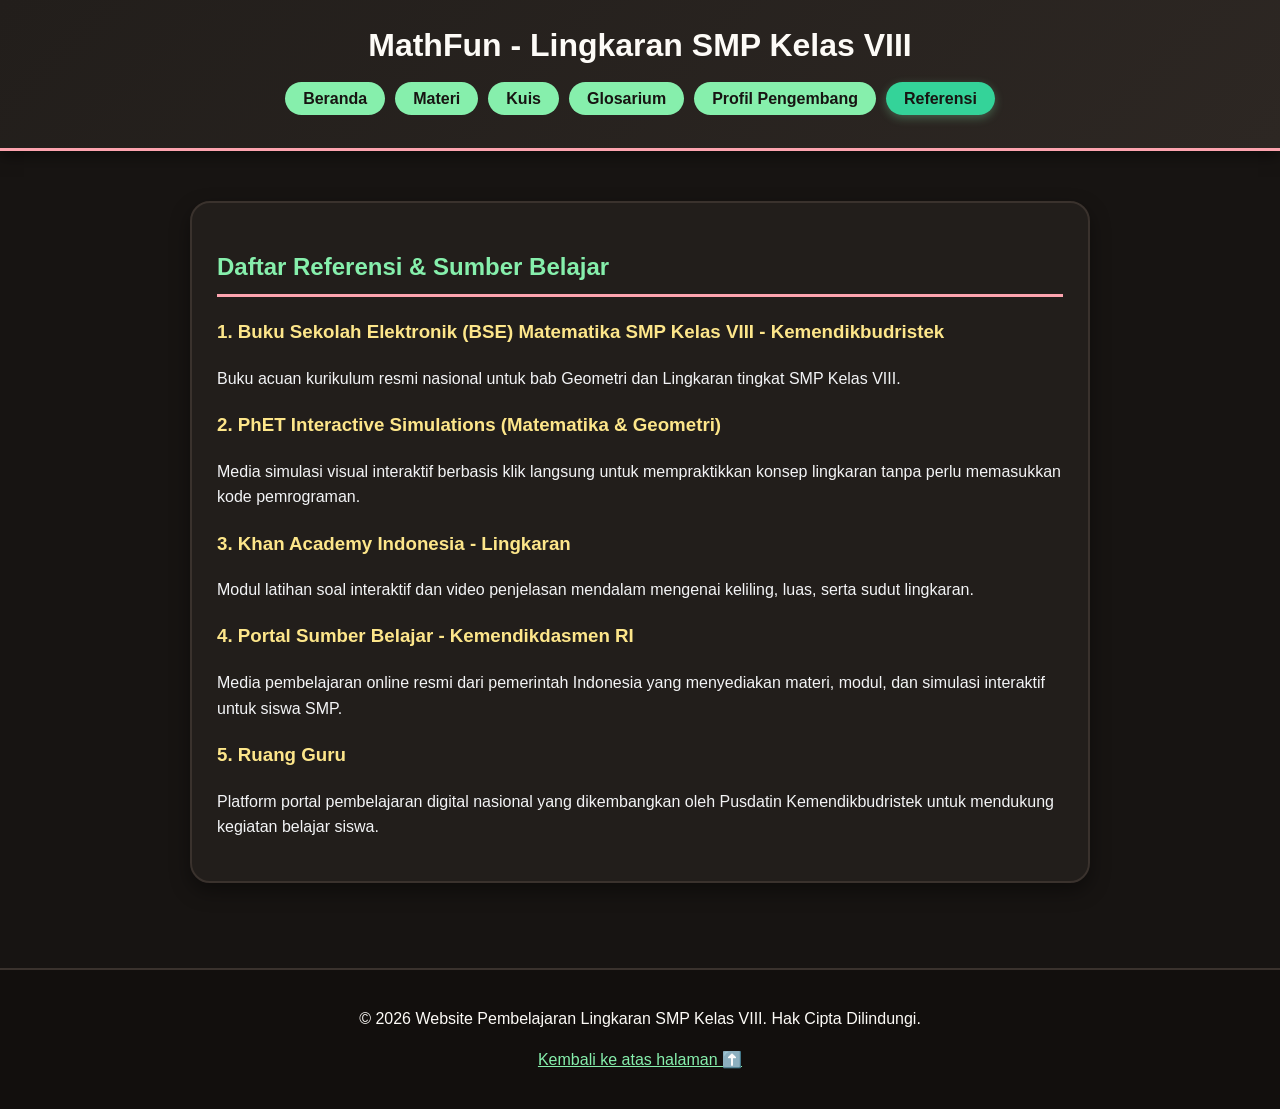
<file: referensi.html>
<!DOCTYPE html>
<html lang="id">
<head>
    <meta charset="UTF-8">
    <meta name="viewport" content="width=device-width, initial-scale=1.0">
    <title>Referensi - MathFun Lingkaran SMP Kelas VIII</title>
    <link rel="stylesheet" href="UTS.css">
</head>
<body id="top">

    <header>
        <div class="logo-container">
            <h1>MathFun - Lingkaran SMP Kelas VIII</h1>
        </div>
        <nav>
            <ul>
                <li><a href="index.html">Beranda</a></li>
                <li><a href="materi.html">Materi</a></li>
                <li><a href="kuis.html">Kuis</a></li>
                <li><a href="glosarium.html">Glosarium</a></li>
                <li><a href="profil.html">Profil Pengembang</a></li>
                <li><a href="referensi.html" class="active">Referensi</a></li>
            </ul>
        </nav>
    </header>

    <main>
        <section id="referensi" class="references-section">
            <h2>Daftar Referensi & Sumber Belajar</h2>
    
            <div class="reference-card">
                <h3><a href="https://www.slideshare.net/slideshow/materi-matematika-kelas-8-bab-lingkaran/266374435?utm_source=clipboard_share_button&utm_campaign=slideshare_make_sharing_viral_v2&utm_variation=variant&utm_medium=share" target="_blank" class="title-link">1. Buku Sekolah Elektronik (BSE) Matematika SMP Kelas VIII - Kemendikbudristek</a></h3>
                <p>Buku acuan kurikulum resmi nasional untuk bab Geometri dan Lingkaran tingkat SMP Kelas VIII.</p>
            </div>

            <div class="reference-card">
                <h3><a href="https://id.khanacademy.org/math/id-kelas-6/x1cdadbbb3f2c9474:lingkaran/x1cdadbbb3f2c9474:mengenal-jari-jari-diameter-pi-dan-keliling/v/parts-of-a-circle" target="_blank" class="title-link">2. PhET Interactive Simulations (Matematika & Geometri)</a></h3>
                <p>Media simulasi visual interaktif berbasis klik langsung untuk mempraktikkan konsep lingkaran tanpa perlu memasukkan kode pemrograman.</p>
            </div>

            <div class="reference-card">
                <h3><a href="https://id.khanacademy.org/math/id-kelas-6/x1cdadbbb3f2c9474:lingkaran/x1cdadbbb3f2c9474:mengenal-jari-jari-diameter-pi-dan-keliling/v/circles-radius-diameter-and-circumference" target="_blank" class="title-link">3. Khan Academy Indonesia - Lingkaran</a></h3>
                <p>Modul latihan soal interaktif dan video penjelasan mendalam mengenai keliling, luas, serta sudut lingkaran.</p>
            </div>

           <div class="reference-card">
                <h3><a href="https://murid.kemendikdasmen.go.id/sumber-belajar/sub-unit/ec72fd82-5657-4d38-9a2d-c54df8b39534/materi/mengenal-lingkaran-ed351ee2-de09-47b5-9845-180cd7036262" target="_blank" class="title-link">4. Portal Sumber Belajar - Kemendikdasmen RI</a></h3>
                <p>Media pembelajaran online resmi dari pemerintah Indonesia yang menyediakan materi, modul, dan simulasi interaktif untuk siswa SMP.</p>
            </div>

            <div class="reference-card">
                <h3><a href="https://www.ruangguru.com/blog/pengertian-dan-unsur-unsur-lingkaran" target="_blank" class="title-link">5. Ruang Guru</a></h3>
                <p>Platform portal pembelajaran digital nasional yang dikembangkan oleh Pusdatin Kemendikbudristek untuk mendukung kegiatan belajar siswa.</p>
            </div>
        </section>
    </main>

    <footer>
        <p>&copy; 2026 Website Pembelajaran Lingkaran SMP Kelas VIII. Hak Cipta Dilindungi.</p>
        <p><a href="#top">Kembali ke atas halaman ⬆️</a></p>
    </footer>

</body>
</html>
</file>
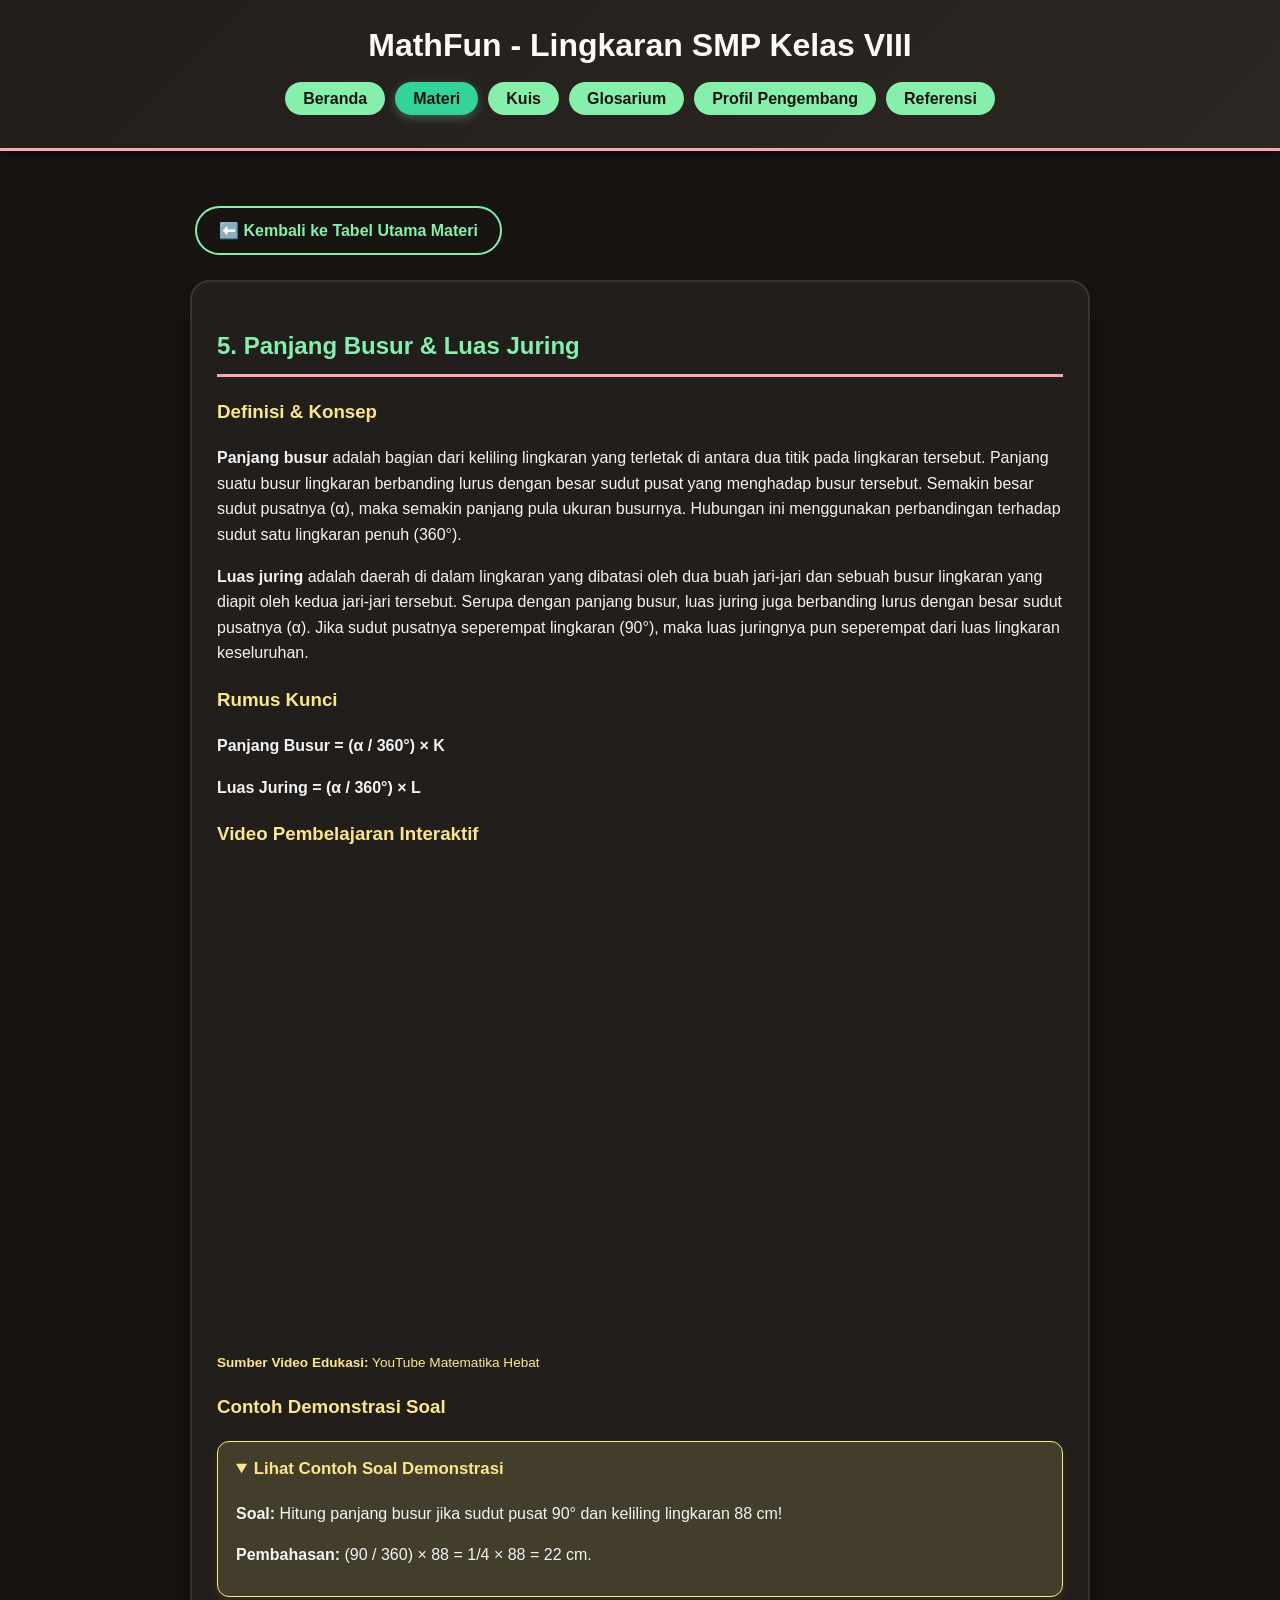
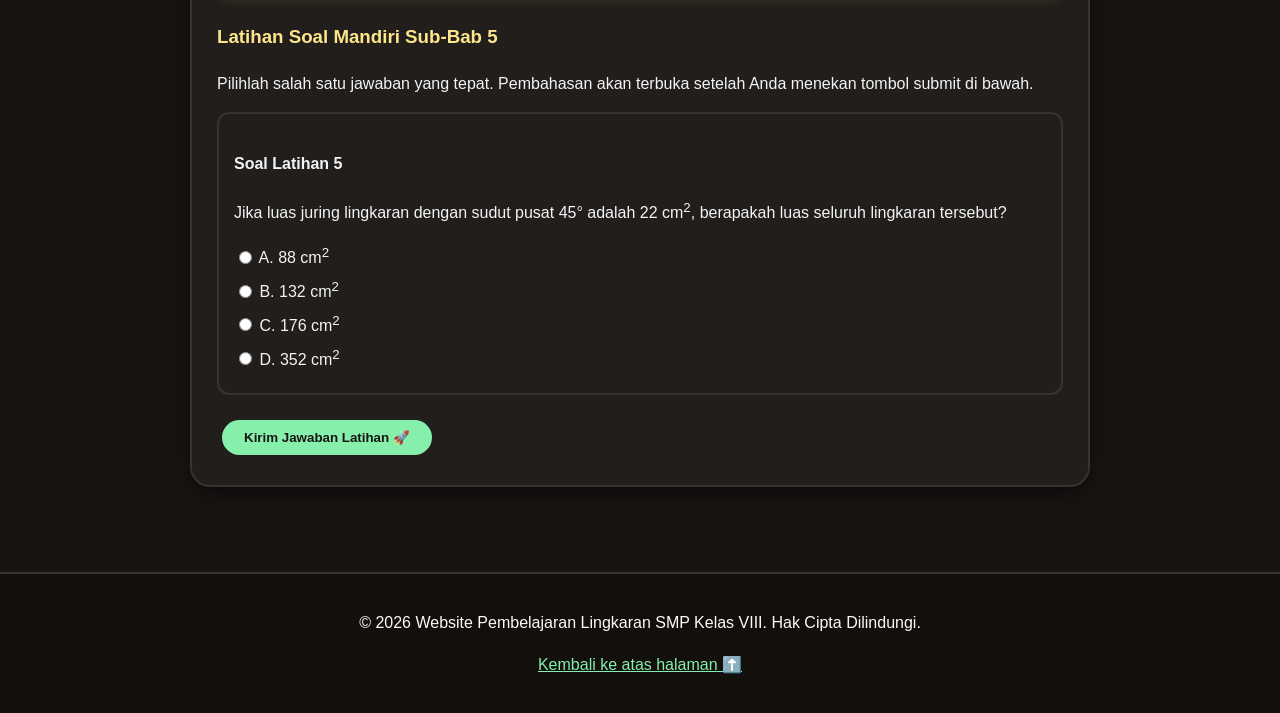
<file: detail_materi/busur_juring.html>
<!DOCTYPE html>
<html lang="id">
<head>
    <meta charset="UTF-8">
    <meta name="viewport" content="width=device-width, initial-scale=1.0">
    <title>Panjang Busur & Luas Juring - MathFun SMP</title>
    <link rel="stylesheet" href="../UTS.css">
</head>
<body id="top">

    <header>
        <div class="logo-container">
            <h1>MathFun - Lingkaran SMP Kelas VIII</h1>
        </div>
        <nav>
            <ul>
                <li><a href="../index.html">Beranda</a></li>
                <li><a href="../materi.html" class="active">Materi</a></li>
                <li><a href="../kuis.html">Kuis</a></li>
                <li><a href="../glosarium.html">Glosarium</a></li>
                <li><a href="../profil.html">Profil Pengembang</a></li>
                <li><a href="../referensi.html">Referensi</a></li>
            </ul>
        </nav>
    </header>

    <main>
        <div class="nav-back">
            <a href="../materi.html" class="btn btn-secondary">⬅️ Kembali ke Tabel Utama Materi</a>
        </div>

        <section class="detail-box">
            <h2>5. Panjang Busur & Luas Juring</h2>
            
            <article>
                <h3>Definisi & Konsep</h3>
                <p><b>Panjang busur</b> adalah bagian dari keliling lingkaran yang terletak di antara dua titik pada lingkaran tersebut. Panjang suatu busur lingkaran berbanding lurus dengan besar sudut pusat yang menghadap busur tersebut. Semakin besar sudut pusatnya (&alpha;), maka semakin panjang pula ukuran busurnya. Hubungan ini menggunakan perbandingan terhadap sudut satu lingkaran penuh (360&deg;).</p>
                <p><b>Luas juring</b> adalah daerah di dalam lingkaran yang dibatasi oleh dua buah jari-jari dan sebuah busur lingkaran yang diapit oleh kedua jari-jari tersebut. Serupa dengan panjang busur, luas juring juga berbanding lurus dengan besar sudut pusatnya (&alpha;). Jika sudut pusatnya seperempat lingkaran (90&deg;), maka luas juringnya pun seperempat dari luas lingkaran keseluruhan.</p>
            </article>

            <article>
                <h3>Rumus Kunci</h3>
                <p><b>Panjang Busur = (&alpha; / 360&deg;) &times; K</b></p>
                <p><b>Luas Juring = (&alpha; / 360&deg;) &times; L</b></p>
            </article>

            <article>
                <h3>Video Pembelajaran Interaktif</h3>
                <div class="video-wrapper">
                    <iframe 
                        src="https://www.youtube-nocookie.com/embed/Rr0PhbkD9V8" 
                        title="Video Pembelajaran Panjang Busur dan Luas Juring Lingkaran" 
                        allow="accelerometer; autoplay; clipboard-write; encrypted-media; gyroscope; picture-in-picture" 
                        allowfullscreen>
                    </iframe>
                </div>
                <p class="video-source-note"><b>Sumber Video Edukasi:</b> YouTube Matematika Hebat</p>
            </article>

            <article>
                <h3>Contoh Demonstrasi Soal</h3>
                <details open>
                    <summary>Lihat Contoh Soal Demonstrasi</summary>
                    <p><b>Soal:</b> Hitung panjang busur jika sudut pusat 90&deg; dan keliling lingkaran 88 cm!</p>
                    <p><b>Pembahasan:</b> (90 / 360) &times; 88 = 1/4 &times; 88 = 22 cm.</p>
                </details>
            </article>

            <article class="latihan-section-box">
                <h3>Latihan Soal Mandiri Sub-Bab 5</h3>
                <p>Pilihlah salah satu jawaban yang tepat. Pembahasan akan terbuka setelah Anda menekan tombol submit di bawah.</p>

                <form onsubmit="submitLatihanBab(event)">
                    <div class="question-item-box">
                        <h4>Soal Latihan 5</h4>
                        <p>Jika luas juring lingkaran dengan sudut pusat 45&deg; adalah 22 cm<sup>2</sup>, berapakah luas seluruh lingkaran tersebut?</p>
                        
                        <label><input type="radio" name="lat5" value="A"> A. 88 cm<sup>2</sup></label>
                        <label><input type="radio" name="lat5" value="B"> B. 132 cm<sup>2</sup></label>
                        <label><input type="radio" name="lat5" value="C"> C. 176 cm<sup>2</sup></label>
                        <label><input type="radio" name="lat5" value="D"> D. 352 cm<sup>2</sup></label>

                        <details class="pembahasan-latihan pembahasan-box">
                            <summary>🔍 Kunci Jawaban & Pembahasan</summary>
                            <p class="pembahasan-content">
                                <b>Kunci Jawaban: C (176 cm<sup>2</sup>)</b><br>
                                <b>Pembahasan:</b> (45&deg;/360&deg;) &times; Luas Total = 22 &rArr; (1/8) &times; Luas Total = 22 &rArr; Luas Total = 22 &times; 8 = 176 cm<sup>2</sup>.
                            </p>
                        </details>
                    </div>

                    <button type="submit" class="btn btn-primary">Kirim Jawaban Latihan 🚀</button>
                </form>
            </article>

        </section>
    </main>

    <footer>
        <p>&copy; 2026 Website Pembelajaran Lingkaran SMP Kelas VIII. Hak Cipta Dilindungi.</p>
        <p><a href="#top">Kembali ke atas halaman ⬆️</a></p>
    </footer>

    <script>
        function submitLatihanBab(event) {
            event.preventDefault();
            let semuaPembahasan = event.target.querySelectorAll('.pembahasan-latihan');
            semuaPembahasan.forEach(p => { 
                p.style.display = 'block'; 
                p.open = true; 
            });
        }
    </script>
</body>
</html>
</file>
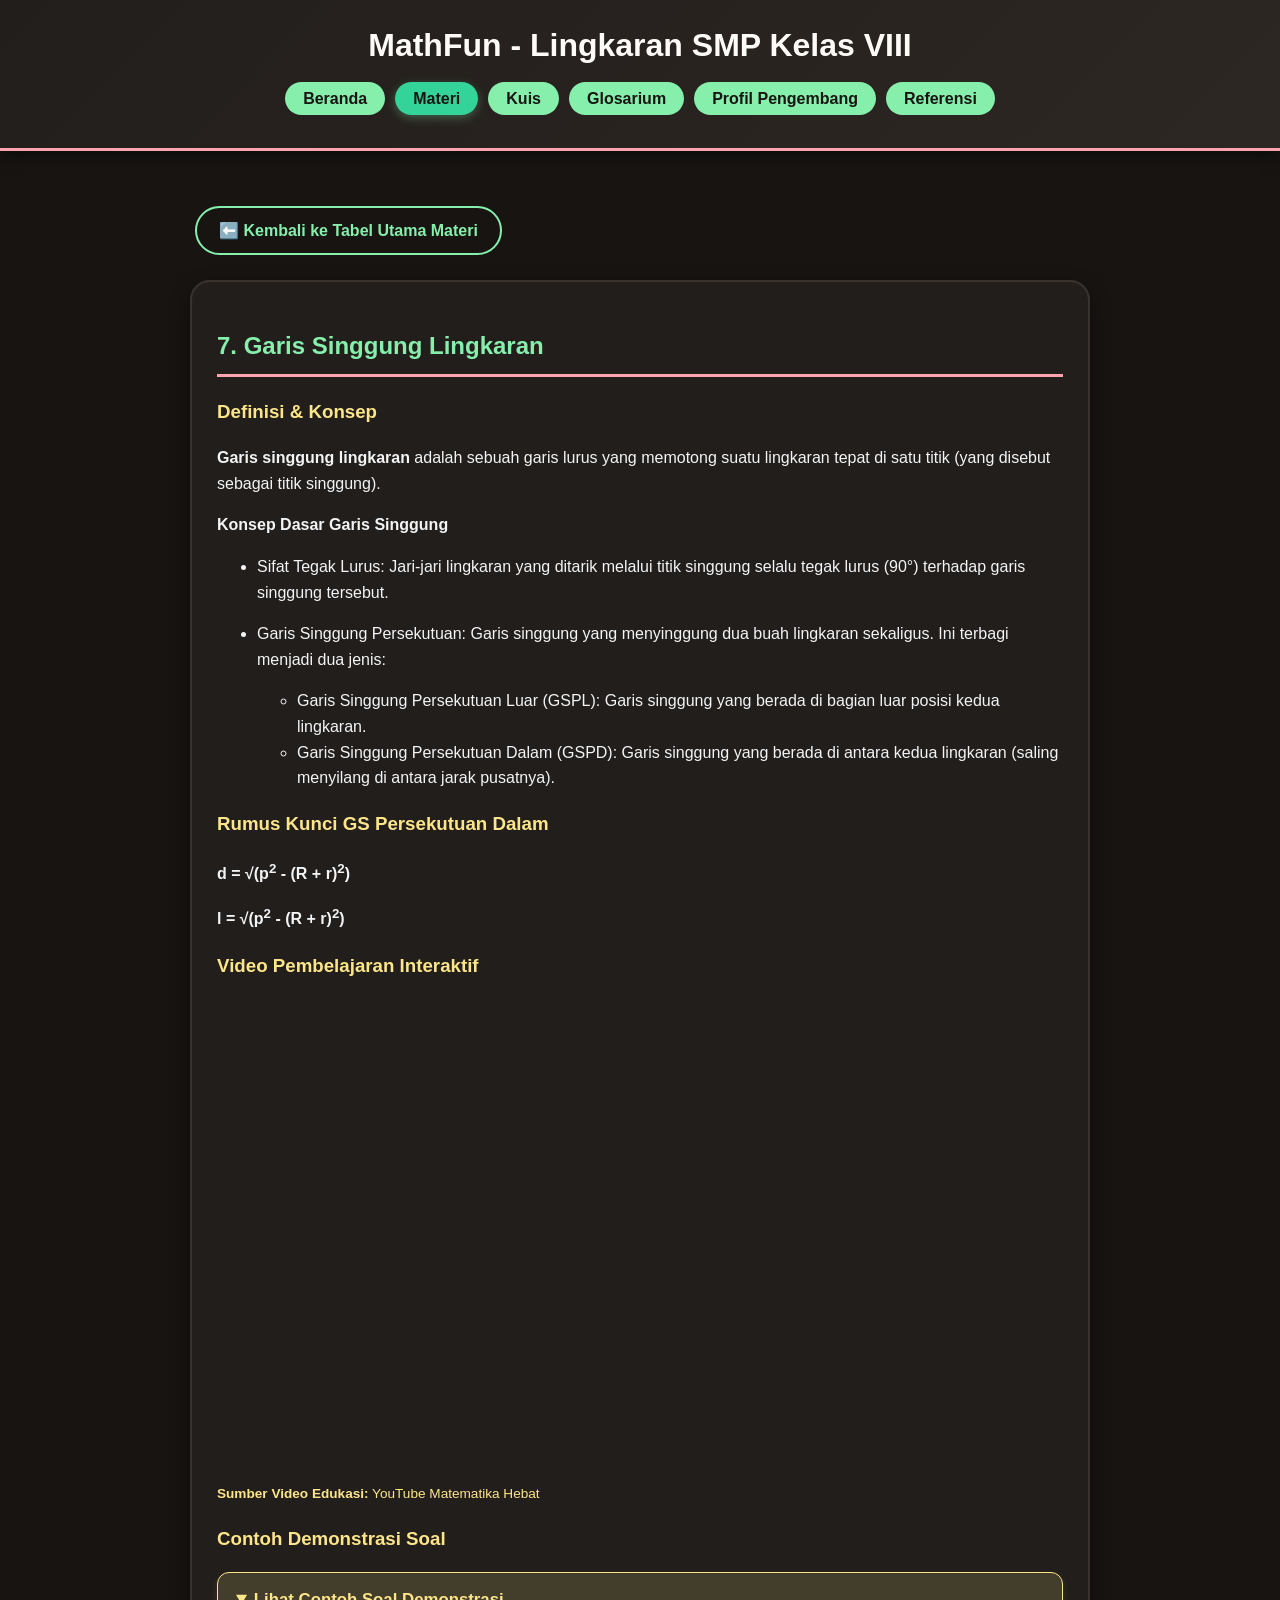
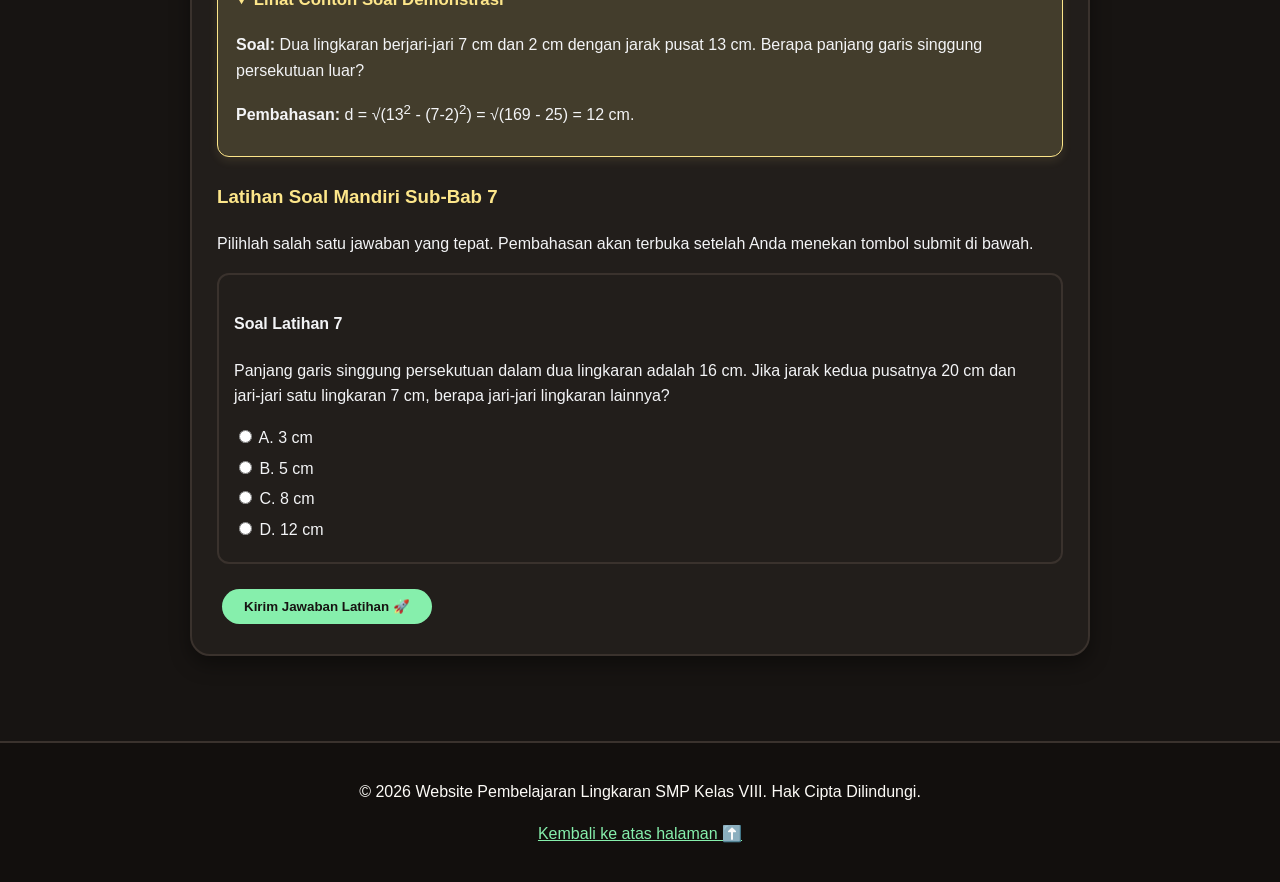
<file: detail_materi/garis_singgung.html>
<!DOCTYPE html>
<html lang="id">
<head>
    <meta charset="UTF-8">
    <meta name="viewport" content="width=device-width, initial-scale=1.0">
    <title>Garis Singgung Lingkaran - MathFun SMP</title>
    <link rel="stylesheet" href="../UTS.css">
</head>
<body id="top">

    <header>
        <div class="logo-container">
            <h1>MathFun - Lingkaran SMP Kelas VIII</h1>
        </div>
        <nav>
            <ul>
                <li><a href="../index.html">Beranda</a></li>
                <li><a href="../materi.html" class="active">Materi</a></li>
                <li><a href="../kuis.html">Kuis</a></li>
                <li><a href="../glosarium.html">Glosarium</a></li>
                <li><a href="../profil.html">Profil Pengembang</a></li>
                <li><a href="../referensi.html">Referensi</a></li>
            </ul>
        </nav>
    </header>

    <main>
        <div class="nav-back">
            <a href="../materi.html" class="btn btn-secondary">⬅️ Kembali ke Tabel Utama Materi</a>
        </div>

        <section class="detail-box">
            <h2>7. Garis Singgung Lingkaran</h2>
            
            <article>
                <h3>Definisi & Konsep</h3>
                <p><b>Garis singgung lingkaran</b> adalah sebuah garis lurus yang memotong suatu lingkaran tepat di satu titik (yang disebut sebagai titik singgung).</p>
                <p><b>Konsep Dasar Garis Singgung</b></p>
                <ul>
                    <li>Sifat Tegak Lurus: Jari-jari lingkaran yang ditarik melalui titik singgung selalu tegak lurus (90&deg;) terhadap garis singgung tersebut.</li>
                    <li>
                        <p>Garis Singgung Persekutuan: Garis singgung yang menyinggung dua buah lingkaran sekaligus. Ini terbagi menjadi dua jenis:</p>
                        <ul>
                            <li>Garis Singgung Persekutuan Luar (GSPL): Garis singgung yang berada di bagian luar posisi kedua lingkaran.</li>
                            <li>Garis Singgung Persekutuan Dalam (GSPD): Garis singgung yang berada di antara kedua lingkaran (saling menyilang di antara jarak pusatnya).</li>
                        </ul>
                    </li>
                </ul>
            </article>

            <article>
                <h3>Rumus Kunci GS Persekutuan Dalam</h3>
                <p><b>d = &radic;(p<sup>2</sup> - (R + r)<sup>2</sup>)</b></p>
                <p><b>l = &radic;(p<sup>2</sup> - (R + r)<sup>2</sup>)</b></p>
            </article>

            <article>
                <h3>Video Pembelajaran Interaktif</h3>
                <div class="video-wrapper">
                    <iframe 
                        src="https://www.youtube-nocookie.com/embed/hEk8NoITRqI" 
                        title="Video Pembelajaran Garis Singgung Persekutuan Luar dan Dalam Dua Lingkaran" 
                        allow="accelerometer; autoplay; clipboard-write; encrypted-media; gyroscope; picture-in-picture" 
                        allowfullscreen>
                    </iframe>
                </div>
                <p class="video-source-note"><b>Sumber Video Edukasi:</b> YouTube Matematika Hebat</p>
            </article>

            <article>
                <h3>Contoh Demonstrasi Soal</h3>
                <details open>
                    <summary>Lihat Contoh Soal Demonstrasi</summary>
                    <p><b>Soal:</b> Dua lingkaran berjari-jari 7 cm dan 2 cm dengan jarak pusat 13 cm. Berapa panjang garis singgung persekutuan luar?</p>
                    <p><b>Pembahasan:</b> d = &radic;(13<sup>2</sup> - (7-2)<sup>2</sup>) = &radic;(169 - 25) = 12 cm.</p>
                </details>
            </article>

            <article class="latihan-section-box">
                <h3>Latihan Soal Mandiri Sub-Bab 7</h3>
                <p>Pilihlah salah satu jawaban yang tepat. Pembahasan akan terbuka setelah Anda menekan tombol submit di bawah.</p>

                <form onsubmit="submitLatihanBab(event)">
                    <div class="question-item-box">
                        <h4>Soal Latihan 7</h4>
                        <p>Panjang garis singgung persekutuan dalam dua lingkaran adalah 16 cm. Jika jarak kedua pusatnya 20 cm dan jari-jari satu lingkaran 7 cm, berapa jari-jari lingkaran lainnya?</p>
                        
                        <label><input type="radio" name="lat7" value="A"> A. 3 cm</label>
                        <label><input type="radio" name="lat7" value="B"> B. 5 cm</label>
                        <label><input type="radio" name="lat7" value="C"> C. 8 cm</label>
                        <label><input type="radio" name="lat7" value="D"> D. 12 cm</label>

                        <details class="pembahasan-latihan pembahasan-box">
                            <summary>🔍 Kunci Jawaban & Pembahasan</summary>
                            <p class="pembahasan-content">
                                <b>Kunci Jawaban: B (5 cm)</b><br>
                                <b>Pembahasan:</b> d = &radic;(p<sup>2</sup> - (R+r)<sup>2</sup>) &rArr; 16 = &radic;(20<sup>2</sup> - (7+r)<sup>2</sup>) &rArr; 256 = 400 - (7+r)<sup>2</sup> &rArr; (7+r)<sup>2</sup> = 144 &rArr; 7+r = 12 &rArr; r = 5 cm.
                            </p>
                        </details>
                    </div>

                    <button type="submit" class="btn btn-primary">Kirim Jawaban Latihan 🚀</button>
                </form>
            </article>

        </section>
    </main>

    <footer>
        <p>&copy; 2026 Website Pembelajaran Lingkaran SMP Kelas VIII. Hak Cipta Dilindungi.</p>
        <p><a href="#top">Kembali ke atas halaman ⬆️</a></p>
    </footer>

    <script>
        function submitLatihanBab(event) {
            event.preventDefault();
            let semuaPembahasan = event.target.querySelectorAll('.pembahasan-latihan');
            semuaPembahasan.forEach(p => { 
                p.style.display = 'block'; 
                p.open = true; 
            });
        }
    </script>
</body>
</html>
</file>
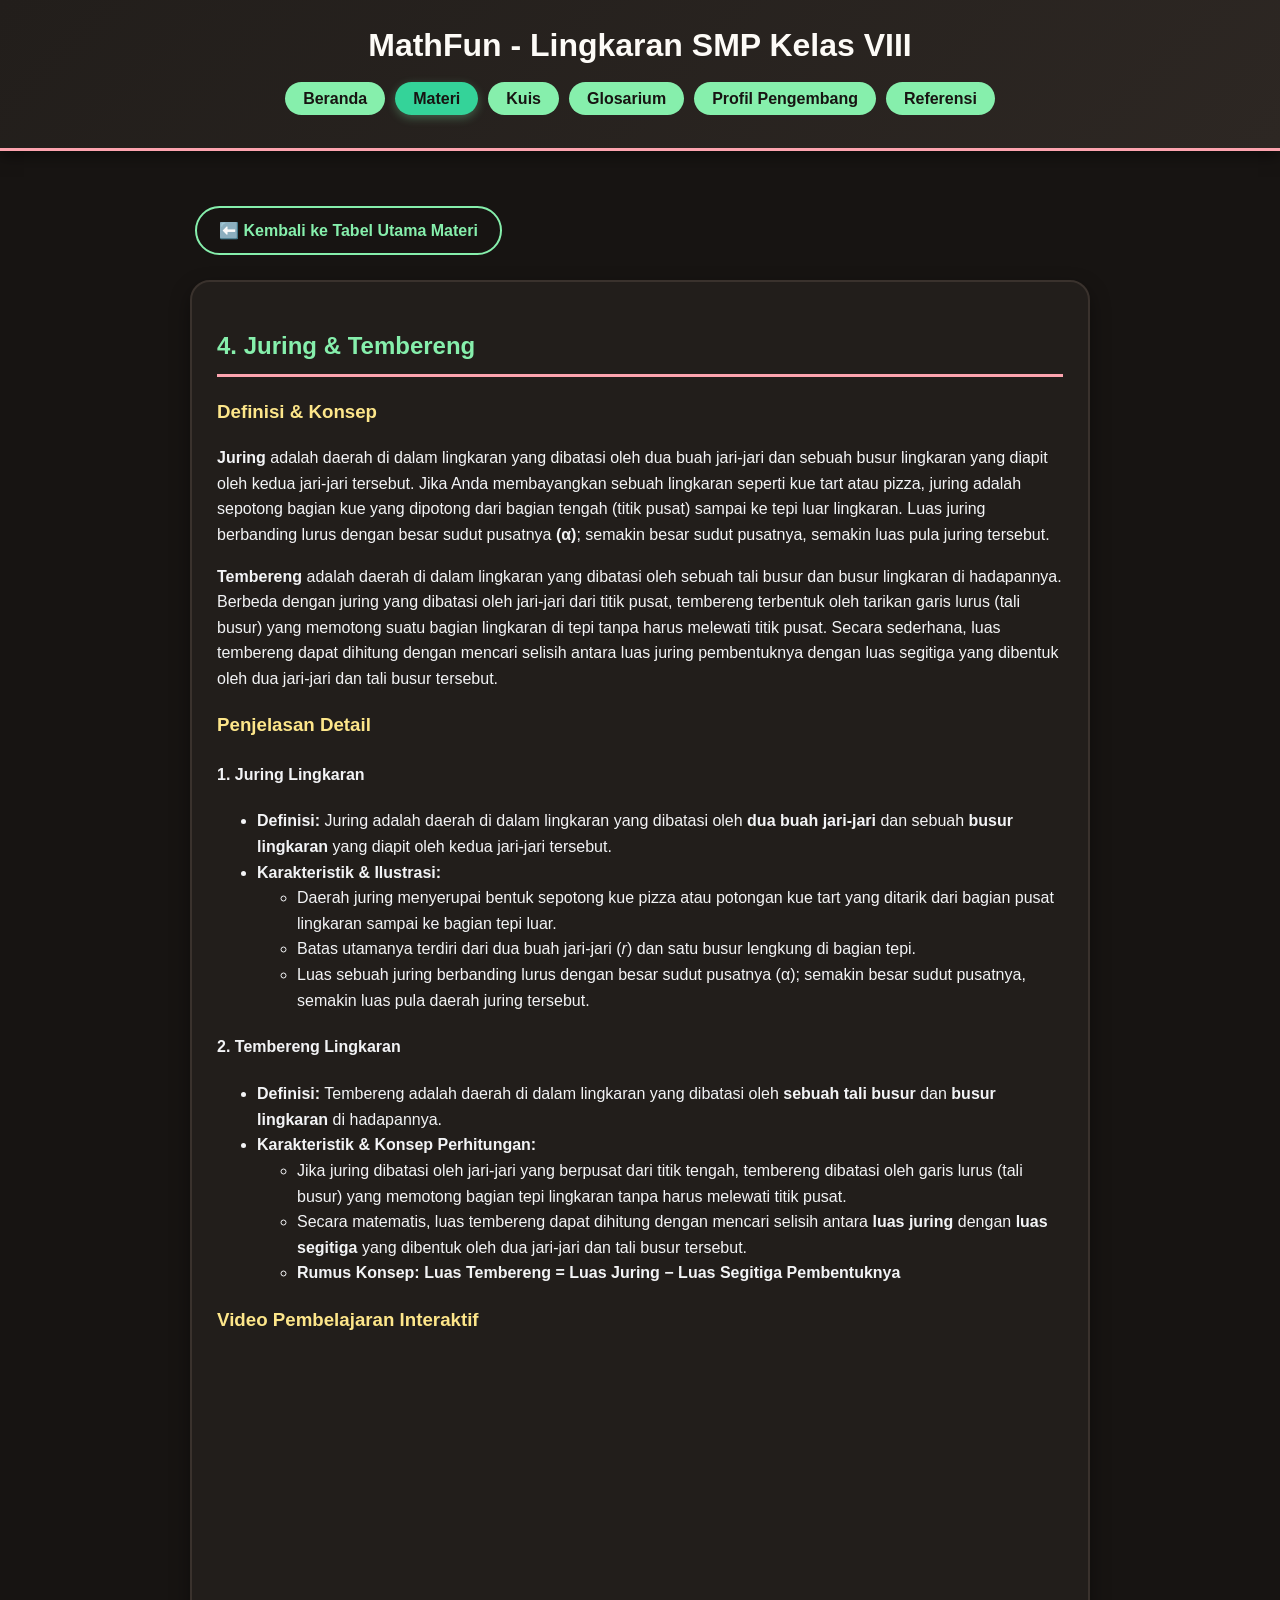
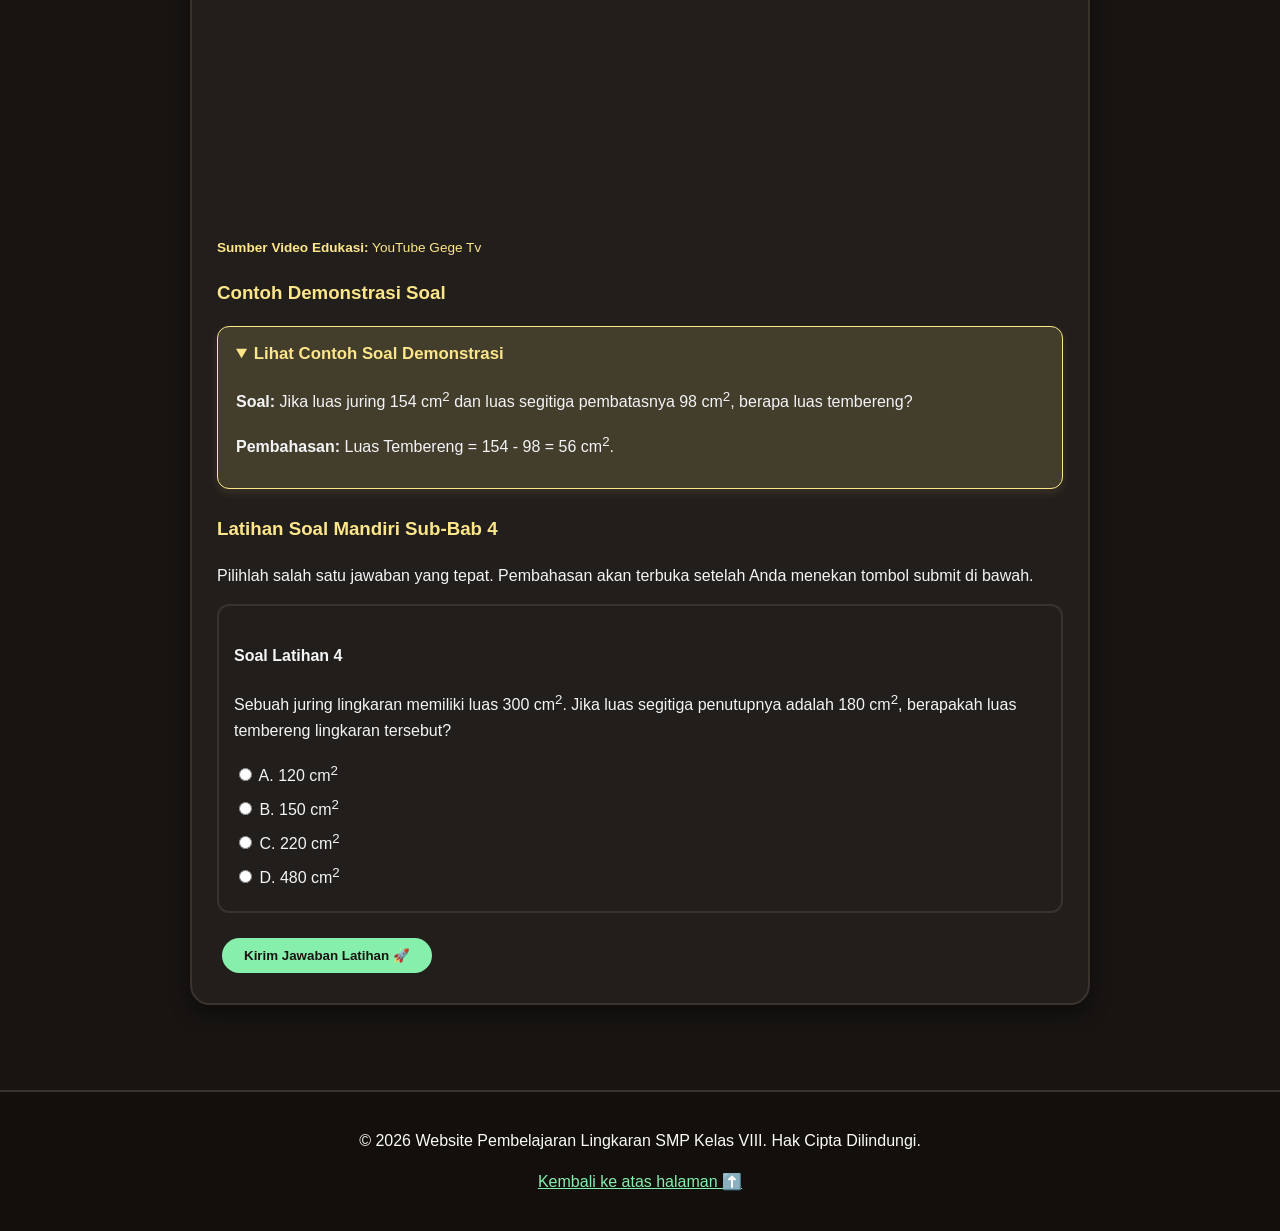
<file: detail_materi/juring_tembereng.html>
<!DOCTYPE html>
<html lang="id">
<head>
    <meta charset="UTF-8">
    <meta name="viewport" content="width=device-width, initial-scale=1.0">
    <title>Juring & Tembereng - MathFun SMP</title>
    <link rel="stylesheet" href="../UTS.css">
</head>
<body id="top">

    <header>
        <div class="logo-container">
            <h1>MathFun - Lingkaran SMP Kelas VIII</h1>
        </div>
        <nav>
            <ul>
                <li><a href="../index.html">Beranda</a></li>
                <li><a href="../materi.html" class="active">Materi</a></li>
                <li><a href="../kuis.html">Kuis</a></li>
                <li><a href="../glosarium.html">Glosarium</a></li>
                <li><a href="../profil.html">Profil Pengembang</a></li>
                <li><a href="../referensi.html">Referensi</a></li>
            </ul>
        </nav>
    </header>

    <main>
        <div class="nav-back">
            <a href="../materi.html" class="btn btn-secondary">⬅️ Kembali ke Tabel Utama Materi</a>
        </div>

        <section class="detail-box">
            <h2>4. Juring & Tembereng</h2>
            
            <article>
                <h3>Definisi & Konsep</h3>
                <p>
                    <b>Juring</b> adalah daerah di dalam lingkaran yang dibatasi oleh dua buah jari-jari dan sebuah busur lingkaran yang diapit oleh kedua jari-jari tersebut.
                    Jika Anda membayangkan sebuah lingkaran seperti kue tart atau pizza, juring adalah sepotong bagian kue yang dipotong dari bagian tengah (titik pusat) sampai ke tepi luar lingkaran. Luas juring berbanding lurus dengan besar sudut pusatnya <b>(&alpha;)</b>; semakin besar sudut pusatnya, semakin luas pula juring tersebut.
                </p>
                <p>
                    <b>Tembereng</b> adalah daerah di dalam lingkaran yang dibatasi oleh sebuah tali busur dan busur lingkaran di hadapannya.
                    Berbeda dengan juring yang dibatasi oleh jari-jari dari titik pusat, tembereng terbentuk oleh tarikan garis lurus (tali busur) yang memotong suatu bagian lingkaran di tepi tanpa harus melewati titik pusat. Secara sederhana, luas tembereng dapat dihitung dengan mencari selisih antara luas juring pembentuknya dengan luas segitiga yang dibentuk oleh dua jari-jari dan tali busur tersebut.
                </p>
            </article>

            <article>
                <h3>Penjelasan Detail</h3>
                <h4>1. Juring Lingkaran</h4>
                 <ul>
                    <li>
                        <b>Definisi:</b> Juring adalah daerah di dalam lingkaran yang dibatasi oleh <b>dua buah jari-jari</b> dan sebuah <b>busur lingkaran</b> yang diapit oleh kedua jari-jari tersebut.
                    </li>
                    <li>
                        <b>Karakteristik & Ilustrasi:</b>
                        <ul>
                            <li>Daerah juring menyerupai bentuk sepotong kue pizza atau potongan kue tart yang ditarik dari bagian pusat lingkaran sampai ke bagian tepi luar.</li>
                            <li>Batas utamanya terdiri dari dua buah jari-jari (<i>r</i>) dan satu busur lengkung di bagian tepi.</li>
                            <li>Luas sebuah juring berbanding lurus dengan besar sudut pusatnya (&alpha;); semakin besar sudut pusatnya, semakin luas pula daerah juring tersebut.</li>
                        </ul>
                    </li>
                </ul>
                    <h4>2. Tembereng Lingkaran</h4>
                    <ul>
                        <li>
                            <b>Definisi:</b> Tembereng adalah daerah di dalam lingkaran yang dibatasi oleh <b>sebuah tali busur</b> dan <b>busur lingkaran</b> di hadapannya.
                        </li>
                        <li>
                            <b>Karakteristik & Konsep Perhitungan:</b>
                            <ul>
                                <li>Jika juring dibatasi oleh jari-jari yang berpusat dari titik tengah, tembereng dibatasi oleh garis lurus (tali busur) yang memotong bagian tepi lingkaran tanpa harus melewati titik pusat.</li>
                                <li>Secara matematis, luas tembereng dapat dihitung dengan mencari selisih antara <b>luas juring</b> dengan <b>luas segitiga</b> yang dibentuk oleh dua jari-jari dan tali busur tersebut.</li>
                                <li>
                                    <b>Rumus Konsep:</b>
                                        <b>Luas Tembereng = Luas Juring &minus; Luas Segitiga Pembentuknya</b>
                                </li>
                            </ul>
                        </li>
                    </ul>
            </article>

            <article>
                <h3>Video Pembelajaran Interaktif</h3>
                <div class="video-wrapper">
                    <iframe 
                        src="https://www.youtube-nocookie.com/embed/E8lTVylDuKE" 
                        title="Video Pembelajaran Lingkaran - Luas Juring dan Tembereng" 
                        allow="accelerometer; autoplay; clipboard-write; encrypted-media; gyroscope; picture-in-picture" 
                        allowfullscreen>
                    </iframe>
                </div>
                <p class="video-source-note"><b>Sumber Video Edukasi:</b> YouTube Gege Tv</p>
            </article>

            <article>
                <h3>Contoh Demonstrasi Soal</h3>
                <details open>
                    <summary>Lihat Contoh Soal Demonstrasi</summary>
                    <p><b>Soal:</b> Jika luas juring 154 cm<sup>2</sup> dan luas segitiga pembatasnya 98 cm<sup>2</sup>, berapa luas tembereng?</p>
                    <p><b>Pembahasan:</b> Luas Tembereng = 154 - 98 = 56 cm<sup>2</sup>.</p>
                </details>
            </article>

            <article class="latihan-section-box">
                <h3>Latihan Soal Mandiri Sub-Bab 4</h3>
                <p>Pilihlah salah satu jawaban yang tepat. Pembahasan akan terbuka setelah Anda menekan tombol submit di bawah.</p>

                <form onsubmit="submitLatihanBab(event)">
                    <div class="question-item-box">
                        <h4>Soal Latihan 4</h4>
                        <p>Sebuah juring lingkaran memiliki luas 300 cm<sup>2</sup>. Jika luas segitiga penutupnya adalah 180 cm<sup>2</sup>, berapakah luas tembereng lingkaran tersebut?</p>
                        
                        <label><input type="radio" name="lat4" value="A"> A. 120 cm<sup>2</sup></label>
                        <label><input type="radio" name="lat4" value="B"> B. 150 cm<sup>2</sup></label>
                        <label><input type="radio" name="lat4" value="C"> C. 220 cm<sup>2</sup></label>
                        <label><input type="radio" name="lat4" value="D"> D. 480 cm<sup>2</sup></label>

                        <details class="pembahasan-latihan pembahasan-box">
                            <summary>🔍 Kunci Jawaban & Pembahasan</summary>
                            <p class="pembahasan-content">
                                <b>Kunci Jawaban: A (120 cm<sup>2</sup>)</b><br>
                                <b>Pembahasan:</b> Luas Tembereng = Luas Juring - Luas Segitiga = 300 - 180 = 120 cm<sup>2</sup>.
                            </p>
                        </details>
                    </div>

                    <button type="submit" class="btn btn-primary">Kirim Jawaban Latihan 🚀</button>
                </form>
            </article>

        </section>
    </main>

    <footer>
        <p>&copy; 2026 Website Pembelajaran Lingkaran SMP Kelas VIII. Hak Cipta Dilindungi.</p>
        <p><a href="#top">Kembali ke atas halaman ⬆️</a></p>
    </footer>

    <script>
        function submitLatihanBab(event) {
            event.preventDefault();
            let semuaPembahasan = event.target.querySelectorAll('.pembahasan-latihan');
            semuaPembahasan.forEach(p => { 
                p.style.display = 'block'; 
                p.open = true; 
            });
        }
    </script>
</body>
</html>
</file>
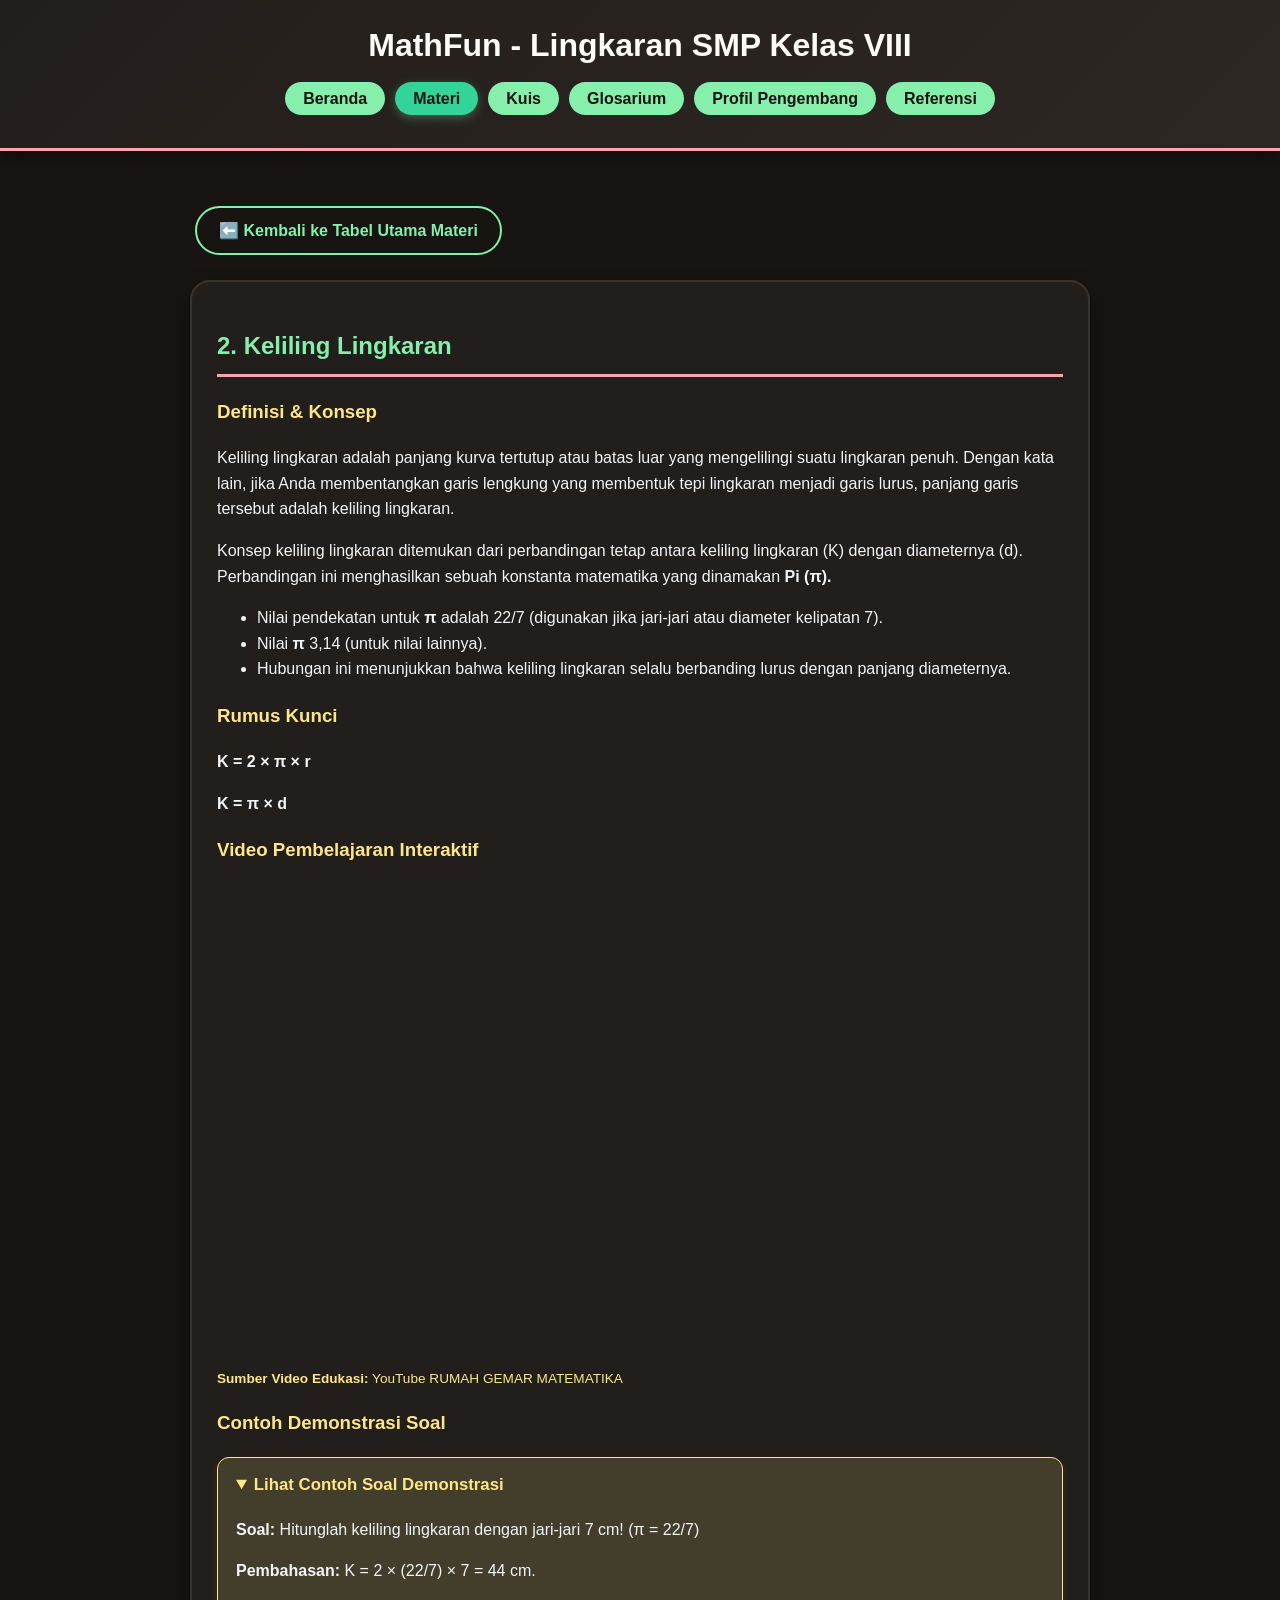
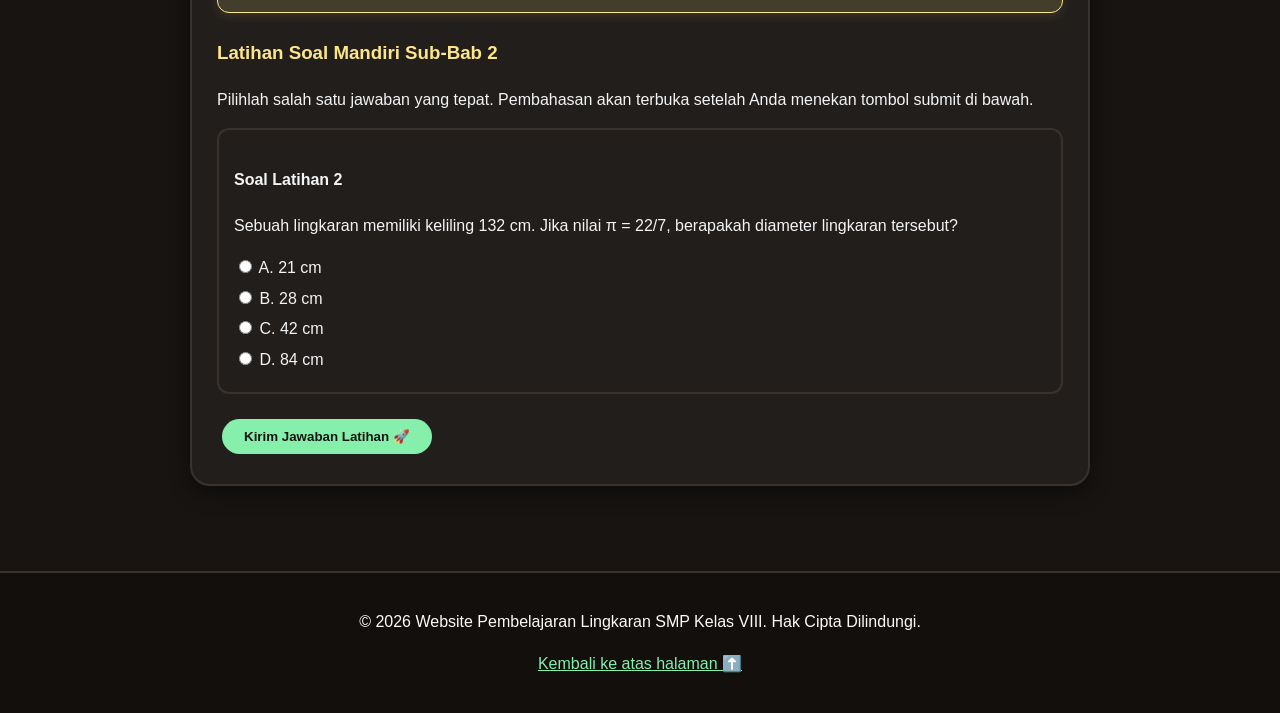
<file: detail_materi/keliling_lingkaran.html>
<!DOCTYPE html>
<html lang="id">
<head>
    <meta charset="UTF-8">
    <meta name="viewport" content="width=device-width, initial-scale=1.0">
    <title>Keliling Lingkaran - MathFun SMP</title>
    <link rel="stylesheet" href="../UTS.css">
</head>
<body id="top">

    <header>
        <div class="logo-container">
            <h1>MathFun - Lingkaran SMP Kelas VIII</h1>
        </div>
        <nav>
            <ul>
                <li><a href="../index.html">Beranda</a></li>
                <li><a href="../materi.html" class="active">Materi</a></li>
                <li><a href="../kuis.html">Kuis</a></li>
                <li><a href="../glosarium.html">Glosarium</a></li>
                <li><a href="../profil.html">Profil Pengembang</a></li>
                <li><a href="../referensi.html">Referensi</a></li>
            </ul>
        </nav>
    </header>

    <main>
        <div class="nav-back">
            <a href="../materi.html" class="btn btn-secondary">⬅️ Kembali ke Tabel Utama Materi</a>
        </div>

        <section class="detail-box">
            <h2>2. Keliling Lingkaran</h2>
            
            <article>
                <h3>Definisi & Konsep</h3>
                <p>Keliling lingkaran adalah panjang kurva tertutup atau batas luar yang mengelilingi suatu lingkaran penuh. Dengan kata lain, jika Anda membentangkan garis lengkung yang membentuk tepi lingkaran menjadi garis lurus, panjang garis tersebut adalah keliling lingkaran.</p>
                <p>Konsep keliling lingkaran ditemukan dari perbandingan tetap antara keliling lingkaran (K) dengan diameternya (d). Perbandingan ini menghasilkan sebuah konstanta matematika yang dinamakan <b>Pi (&pi;).</b></p>
                <ul>
                    <li>Nilai pendekatan untuk <b>&pi;</b> adalah 22/7 (digunakan jika jari-jari atau diameter kelipatan 7).
                    <li>Nilai <b>&pi;</b> 3,14 (untuk nilai lainnya).</li>
                    <li>Hubungan ini menunjukkan bahwa keliling lingkaran selalu berbanding lurus dengan panjang diameternya.</li>
                </ul>
            </article>

            <article>
                <h3>Rumus Kunci</h3>
                <p><b>K = 2 &times; &pi; &times; r</b></p>
                <p><b>K = &pi; &times; d</b></p>
            </article>

            <article>
                <h3>Video Pembelajaran Interaktif</h3>
                <div class="video-wrapper">
                    <iframe 
                        src="https://www.youtube-nocookie.com/embed/60PPkkamPQk" 
                        title="Video Pembelajaran Cara Menghitung Keliling Lingkaran" 
                        allow="accelerometer; autoplay; clipboard-write; encrypted-media; gyroscope; picture-in-picture" 
                        allowfullscreen>
                    </iframe>
                </div>
                <p class="video-source-note"><b>Sumber Video Edukasi:</b> YouTube RUMAH GEMAR MATEMATIKA</p>
            </article>

            <article>
                <h3>Contoh Demonstrasi Soal</h3>
                <details open>
                    <summary>Lihat Contoh Soal Demonstrasi</summary>
                    <p><b>Soal:</b> Hitunglah keliling lingkaran dengan jari-jari 7 cm! (&pi; = 22/7)</p>
                    <p><b>Pembahasan:</b> K = 2 &times; (22/7) &times; 7 = 44 cm.</p>
                </details>
            </article>

            <article class="latihan-section-box">
                <h3>Latihan Soal Mandiri Sub-Bab 2</h3>
                <p>Pilihlah salah satu jawaban yang tepat. Pembahasan akan terbuka setelah Anda menekan tombol submit di bawah.</p>

                <form onsubmit="submitLatihanBab(event)">
                    <div class="question-item-box">
                        <h4>Soal Latihan 2</h4>
                        <p>Sebuah lingkaran memiliki keliling 132 cm. Jika nilai &pi; = 22/7, berapakah diameter lingkaran tersebut?</p>
                        
                        <label><input type="radio" name="lat2" value="A"> A. 21 cm</label>
                        <label><input type="radio" name="lat2" value="B"> B. 28 cm</label>
                        <label><input type="radio" name="lat2" value="C"> C. 42 cm</label>
                        <label><input type="radio" name="lat2" value="D"> D. 84 cm</label>

                        <details class="pembahasan-latihan pembahasan-box">
                            <summary>🔍 Kunci Jawaban & Pembahasan</summary>
                            <p class="pembahasan-content">
                                <b>Kunci Jawaban: C (42 cm)</b><br>
                                <b>Pembahasan:</b> K = &pi; &times; d &rArr; 132 = (22/7) &times; d &rArr; d = (132 &times; 7) / 22 = 42 cm.
                            </p>
                        </details>
                    </div>

                    <button type="submit" class="btn btn-primary">Kirim Jawaban Latihan 🚀</button>
                </form>
            </article>

        </section>
    </main>

    <footer>
        <p>&copy; 2026 Website Pembelajaran Lingkaran SMP Kelas VIII. Hak Cipta Dilindungi.</p>
        <p><a href="#top">Kembali ke atas halaman ⬆️</a></p>
    </footer>

    <script>
        function submitLatihanBab(event) {
            event.preventDefault();
            let semuaPembahasan = event.target.querySelectorAll('.pembahasan-latihan');
            semuaPembahasan.forEach(p => { 
                p.style.display = 'block'; 
                p.open = true; 
            });
        }
    </script>
</body>
</html>
</file>
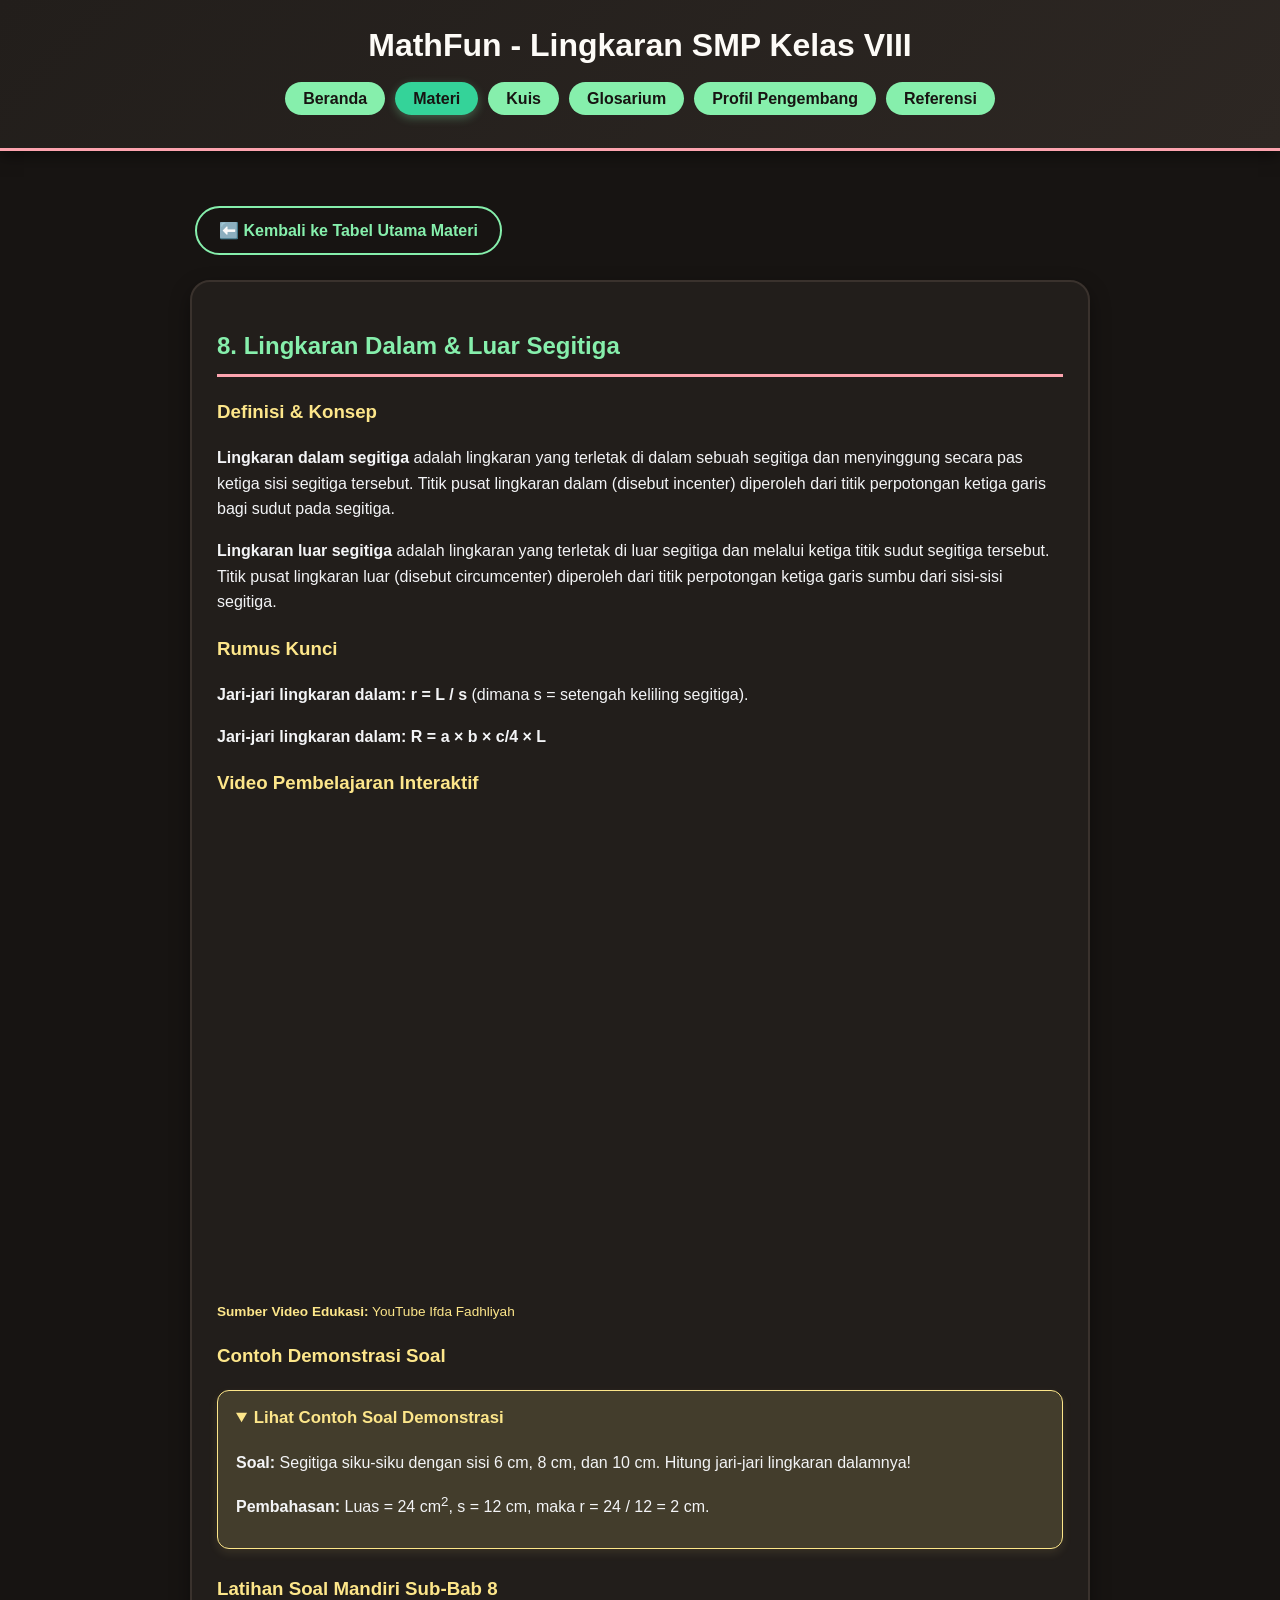
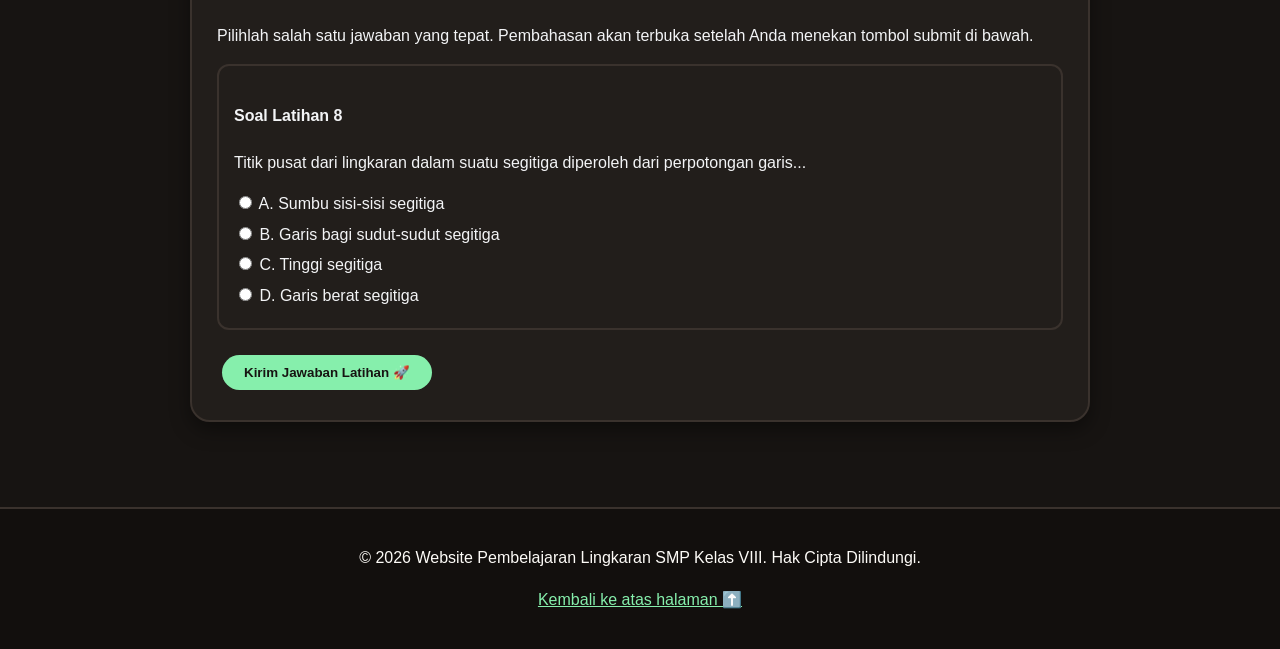
<file: detail_materi/lingkaran_segitiga.html>
<!DOCTYPE html>
<html lang="id">
<head>
    <meta charset="UTF-8">
    <meta name="viewport" content="width=device-width, initial-scale=1.0">
    <title>Lingkaran Dalam & Luar Segitiga - MathFun SMP</title>
    <link rel="stylesheet" href="../UTS.css">
</head>
<body id="top">

    <header>
        <div class="logo-container">
            <h1>MathFun - Lingkaran SMP Kelas VIII</h1>
        </div>
        <nav>
            <ul>
                <li><a href="../index.html">Beranda</a></li>
                <li><a href="../materi.html" class="active">Materi</a></li>
                <li><a href="../kuis.html">Kuis</a></li>
                <li><a href="../glosarium.html">Glosarium</a></li>
                <li><a href="../profil.html">Profil Pengembang</a></li>
                <li><a href="../referensi.html">Referensi</a></li>
            </ul>
        </nav>
    </header>

    <main>
        <div class="nav-back">
            <a href="../materi.html" class="btn btn-secondary">⬅️ Kembali ke Tabel Utama Materi</a>
        </div>

        <section class="detail-box">
            <h2>8. Lingkaran Dalam & Luar Segitiga</h2>
            
            <article>
                <h3>Definisi & Konsep</h3>
                <p><b>Lingkaran dalam segitiga</b> adalah lingkaran yang terletak di dalam sebuah segitiga dan menyinggung secara pas ketiga sisi segitiga tersebut. Titik pusat lingkaran dalam (disebut incenter) diperoleh dari titik perpotongan ketiga garis bagi sudut pada segitiga.</p>
                <p><b>Lingkaran luar segitiga</b> adalah lingkaran yang terletak di luar segitiga dan melalui ketiga titik sudut segitiga tersebut. Titik pusat lingkaran luar (disebut circumcenter) diperoleh dari titik perpotongan ketiga garis sumbu dari sisi-sisi segitiga.</p>
            </article>

            <article>
                <h3>Rumus Kunci</h3>
                <p><b>Jari-jari lingkaran dalam: r = L / s</b> (dimana s = setengah keliling segitiga).</p>
                <p><b>Jari-jari lingkaran dalam: R = a &times; b &times; c/4 &times; L</b></p>
            </article>

            <article>
                <h3>Video Pembelajaran Interaktif</h3>
                <div class="video-wrapper">
                    <iframe 
                        src="https://www.youtube-nocookie.com/embed/zeAd04f8SsA" 
                        title="Video Pembelajaran Lingkaran Dalam dan Lingkaran Luar Segitiga" 
                        allow="accelerometer; autoplay; clipboard-write; encrypted-media; gyroscope; picture-in-picture" 
                        allowfullscreen>
                    </iframe>
                </div>
                <p class="video-source-note"><b>Sumber Video Edukasi:</b> YouTube Ifda Fadhliyah</p>
            </article>

            <article>
                <h3>Contoh Demonstrasi Soal</h3>
                <details open>
                    <summary>Lihat Contoh Soal Demonstrasi</summary>
                    <p><b>Soal:</b> Segitiga siku-siku dengan sisi 6 cm, 8 cm, dan 10 cm. Hitung jari-jari lingkaran dalamnya!</p>
                    <p><b>Pembahasan:</b> Luas = 24 cm<sup>2</sup>, s = 12 cm, maka r = 24 / 12 = 2 cm.</p>
                </details>
            </article>

            <article class="latihan-section-box">
                <h3>Latihan Soal Mandiri Sub-Bab 8</h3>
                <p>Pilihlah salah satu jawaban yang tepat. Pembahasan akan terbuka setelah Anda menekan tombol submit di bawah.</p>

                <form onsubmit="submitLatihanBab(event)">
                    <div class="question-item-box">
                        <h4>Soal Latihan 8</h4>
                        <p>Titik pusat dari lingkaran dalam suatu segitiga diperoleh dari perpotongan garis...</p>
                        
                        <label><input type="radio" name="lat8" value="A"> A. Sumbu sisi-sisi segitiga</label>
                        <label><input type="radio" name="lat8" value="B"> B. Garis bagi sudut-sudut segitiga</label>
                        <label><input type="radio" name="lat8" value="C"> C. Tinggi segitiga</label>
                        <label><input type="radio" name="lat8" value="D"> D. Garis berat segitiga</label>

                        <details class="pembahasan-latihan pembahasan-box">
                            <summary>🔍 Kunci Jawaban & Pembahasan</summary>
                            <p class="pembahasan-content">
                                <b>Kunci Jawaban: B (Garis bagi sudut-sudut segitiga)</b><br>
                                <b>Pembahasan:</b> Titik pusat lingkaran dalam segitiga (incenter) merupakan titik potong dari ketiga garis bagi sudut pada segitiga tersebut.
                            </p>
                        </details>
                    </div>

                    <button type="submit" class="btn btn-primary">Kirim Jawaban Latihan 🚀</button>
                </form>
            </article>

        </section>
    </main>

    <footer>
        <p>&copy; 2026 Website Pembelajaran Lingkaran SMP Kelas VIII. Hak Cipta Dilindungi.</p>
        <p><a href="#top">Kembali ke atas halaman ⬆️</a></p>
    </footer>

    <script>
        function submitLatihanBab(event) {
            event.preventDefault();
            let semuaPembahasan = event.target.querySelectorAll('.pembahasan-latihan');
            semuaPembahasan.forEach(p => { 
                p.style.display = 'block'; 
                p.open = true; 
            });
        }
    </script>
</body>
</html>
</file>
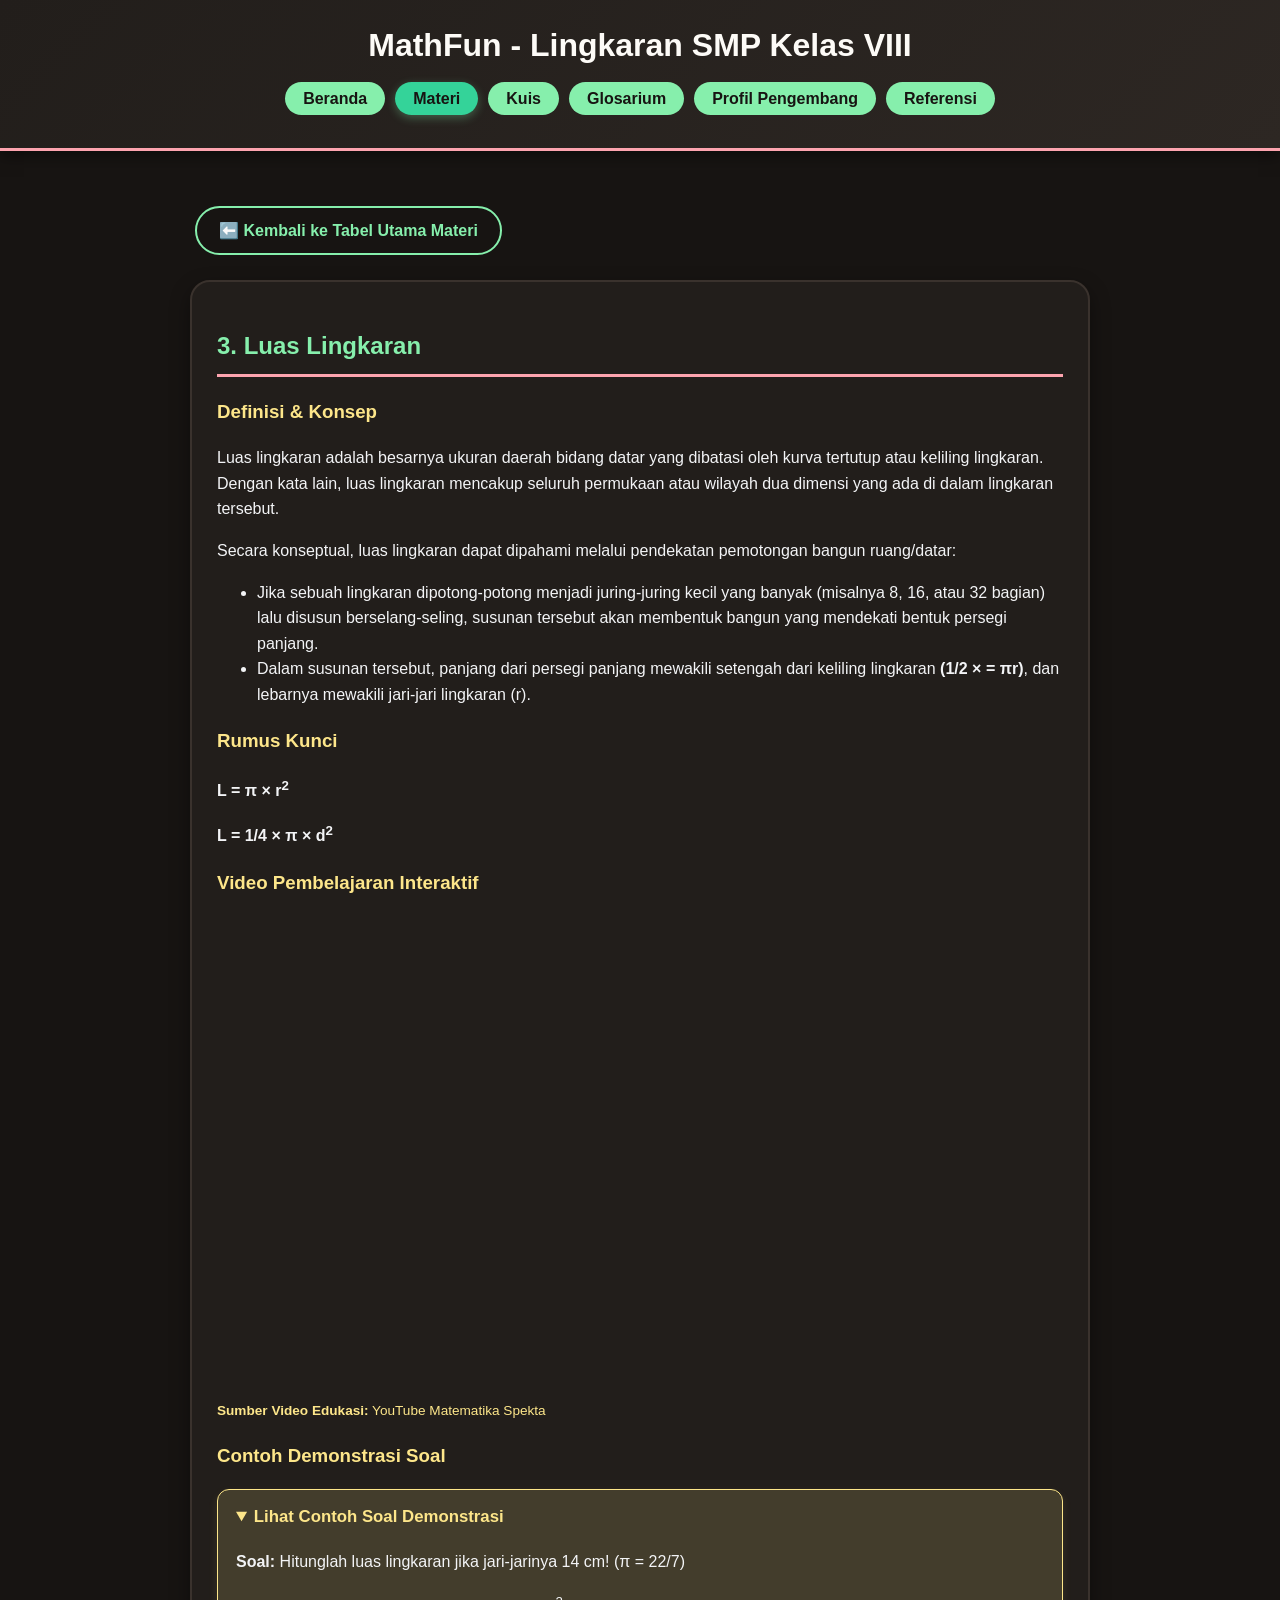
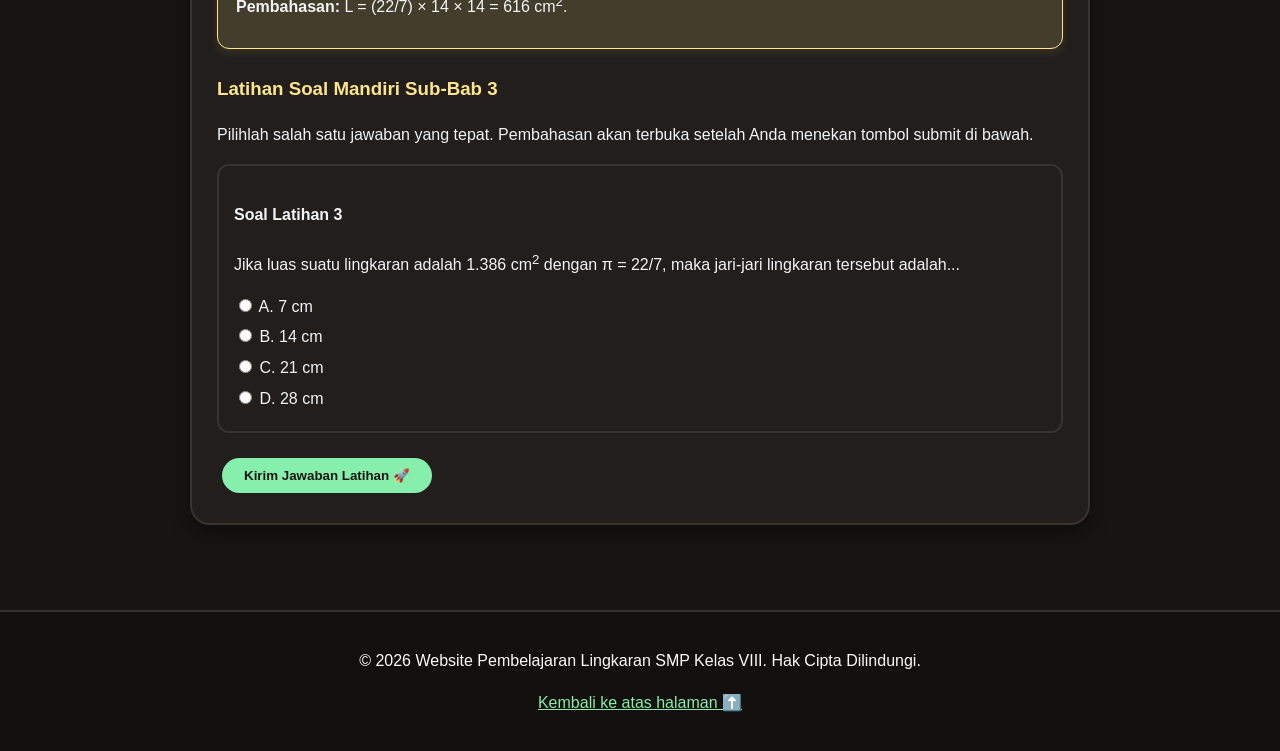
<file: detail_materi/luas_lingkaran.html>
<!DOCTYPE html>
<html lang="id">
<head>
    <meta charset="UTF-8">
    <meta name="viewport" content="width=device-width, initial-scale=1.0">
    <title>Luas Lingkaran - MathFun SMP</title>
    <link rel="stylesheet" href="../UTS.css">
</head>
<body id="top">

    <header>
        <div class="logo-container">
            <h1>MathFun - Lingkaran SMP Kelas VIII</h1>
        </div>
        <nav>
            <ul>
                <li><a href="../index.html">Beranda</a></li>
                <li><a href="../materi.html" class="active">Materi</a></li>
                <li><a href="../kuis.html">Kuis</a></li>
                <li><a href="../glosarium.html">Glosarium</a></li>
                <li><a href="../profil.html">Profil Pengembang</a></li>
                <li><a href="../referensi.html">Referensi</a></li>
            </ul>
        </nav>
    </header>

    <main>
        <div class="nav-back">
            <a href="../materi.html" class="btn btn-secondary">⬅️ Kembali ke Tabel Utama Materi</a>
        </div>

        <section class="detail-box">
            <h2>3. Luas Lingkaran</h2>
            
            <article>
                <h3>Definisi & Konsep</h3>
                <p>Luas lingkaran adalah besarnya ukuran daerah bidang datar yang dibatasi oleh kurva tertutup atau keliling lingkaran. Dengan kata lain, luas lingkaran mencakup seluruh permukaan atau wilayah dua dimensi yang ada di dalam lingkaran tersebut.</p>
                <p>Secara konseptual, luas lingkaran dapat dipahami melalui pendekatan pemotongan bangun ruang/datar:</p>
                <ul>
                    <li>Jika sebuah lingkaran dipotong-potong menjadi juring-juring kecil yang banyak (misalnya 8, 16, atau 32 bagian) lalu disusun berselang-seling, susunan tersebut akan membentuk bangun yang mendekati bentuk persegi panjang.</li>
                    <li>Dalam susunan tersebut, panjang dari persegi panjang mewakili setengah dari keliling lingkaran <b>(1/2 &times; = &pi;r)</b>, dan lebarnya mewakili jari-jari lingkaran (r).</li>
                </ul>
            </article>

            <article>
                <h3>Rumus Kunci</h3>
                <p><b>L = &pi; &times; r<sup>2</sup></b></p> 
                <p><b>L = 1/4 &times; &pi; &times; d<sup>2</sup></b></p>
            </article>

            <article>
                <h3>Video Pembelajaran Interaktif</h3>
                <div class="video-wrapper">
                    <iframe 
                        src="https://www.youtube.com/embed/BPe5Sf-Kxyw?si=eyW2Nm3EQupRIkbc" 
                        title="Video Pembelajaran Cara Menghitung Luas Lingkaran" 
                        allow="accelerometer; autoplay; clipboard-write; encrypted-media; gyroscope; picture-in-picture" 
                        allowfullscreen>
                    </iframe>
                </div>
                <p class="video-source-note"><b>Sumber Video Edukasi:</b> YouTube Matematika Spekta</p>
            </article>

            <article>
                <h3>Contoh Demonstrasi Soal</h3>
                <details open>
                    <summary>Lihat Contoh Soal Demonstrasi</summary>
                    <p><b>Soal:</b> Hitunglah luas lingkaran jika jari-jarinya 14 cm! (&pi; = 22/7)</p>
                    <p><b>Pembahasan:</b> L = (22/7) &times; 14 &times; 14 = 616 cm<sup>2</sup>.</p>
                </details>
            </article>

            <article class="latihan-section-box">
                <h3>Latihan Soal Mandiri Sub-Bab 3</h3>
                <p>Pilihlah salah satu jawaban yang tepat. Pembahasan akan terbuka setelah Anda menekan tombol submit di bawah.</p>

                <form onsubmit="submitLatihanBab(event)">
                    <div class="question-item-box">
                        <h4>Soal Latihan 3</h4>
                        <p>Jika luas suatu lingkaran adalah 1.386 cm<sup>2</sup> dengan &pi; = 22/7, maka jari-jari lingkaran tersebut adalah...</p>
                        
                        <label><input type="radio" name="lat3" value="A"> A. 7 cm</label>
                        <label><input type="radio" name="lat3" value="B"> B. 14 cm</label>
                        <label><input type="radio" name="lat3" value="C"> C. 21 cm</label>
                        <label><input type="radio" name="lat3" value="D"> D. 28 cm</label>

                        <details class="pembahasan-latihan pembahasan-box">
                            <summary>🔍 Kunci Jawaban & Pembahasan</summary>
                            <p class="pembahasan-content">
                                <b>Kunci Jawaban: C (21 cm)</b><br>
                                <b>Pembahasan:</b> L = &pi; &times; r<sup>2</sup> &rArr; 1.386 = (22/7) &times; r<sup>2</sup> &rArr; r<sup>2</sup> = (1.386 &times; 7)/22 = 441 &rArr; r = &radic;441 = 21 cm.
                            </p>
                        </details>
                    </div>

                    <button type="submit" class="btn btn-primary">Kirim Jawaban Latihan 🚀</button>
                </form>
            </article>

        </section>
    </main>

    <footer>
        <p>&copy; 2026 Website Pembelajaran Lingkaran SMP Kelas VIII. Hak Cipta Dilindungi.</p>
        <p><a href="#top">Kembali ke atas halaman ⬆️</a></p>
    </footer>

    <script>
        function submitLatihanBab(event) {
            event.preventDefault();
            let semuaPembahasan = event.target.querySelectorAll('.pembahasan-latihan');
            semuaPembahasan.forEach(p => { 
                p.style.display = 'block'; 
                p.open = true; 
            });
        }
    </script>
</body>
</html>
</file>
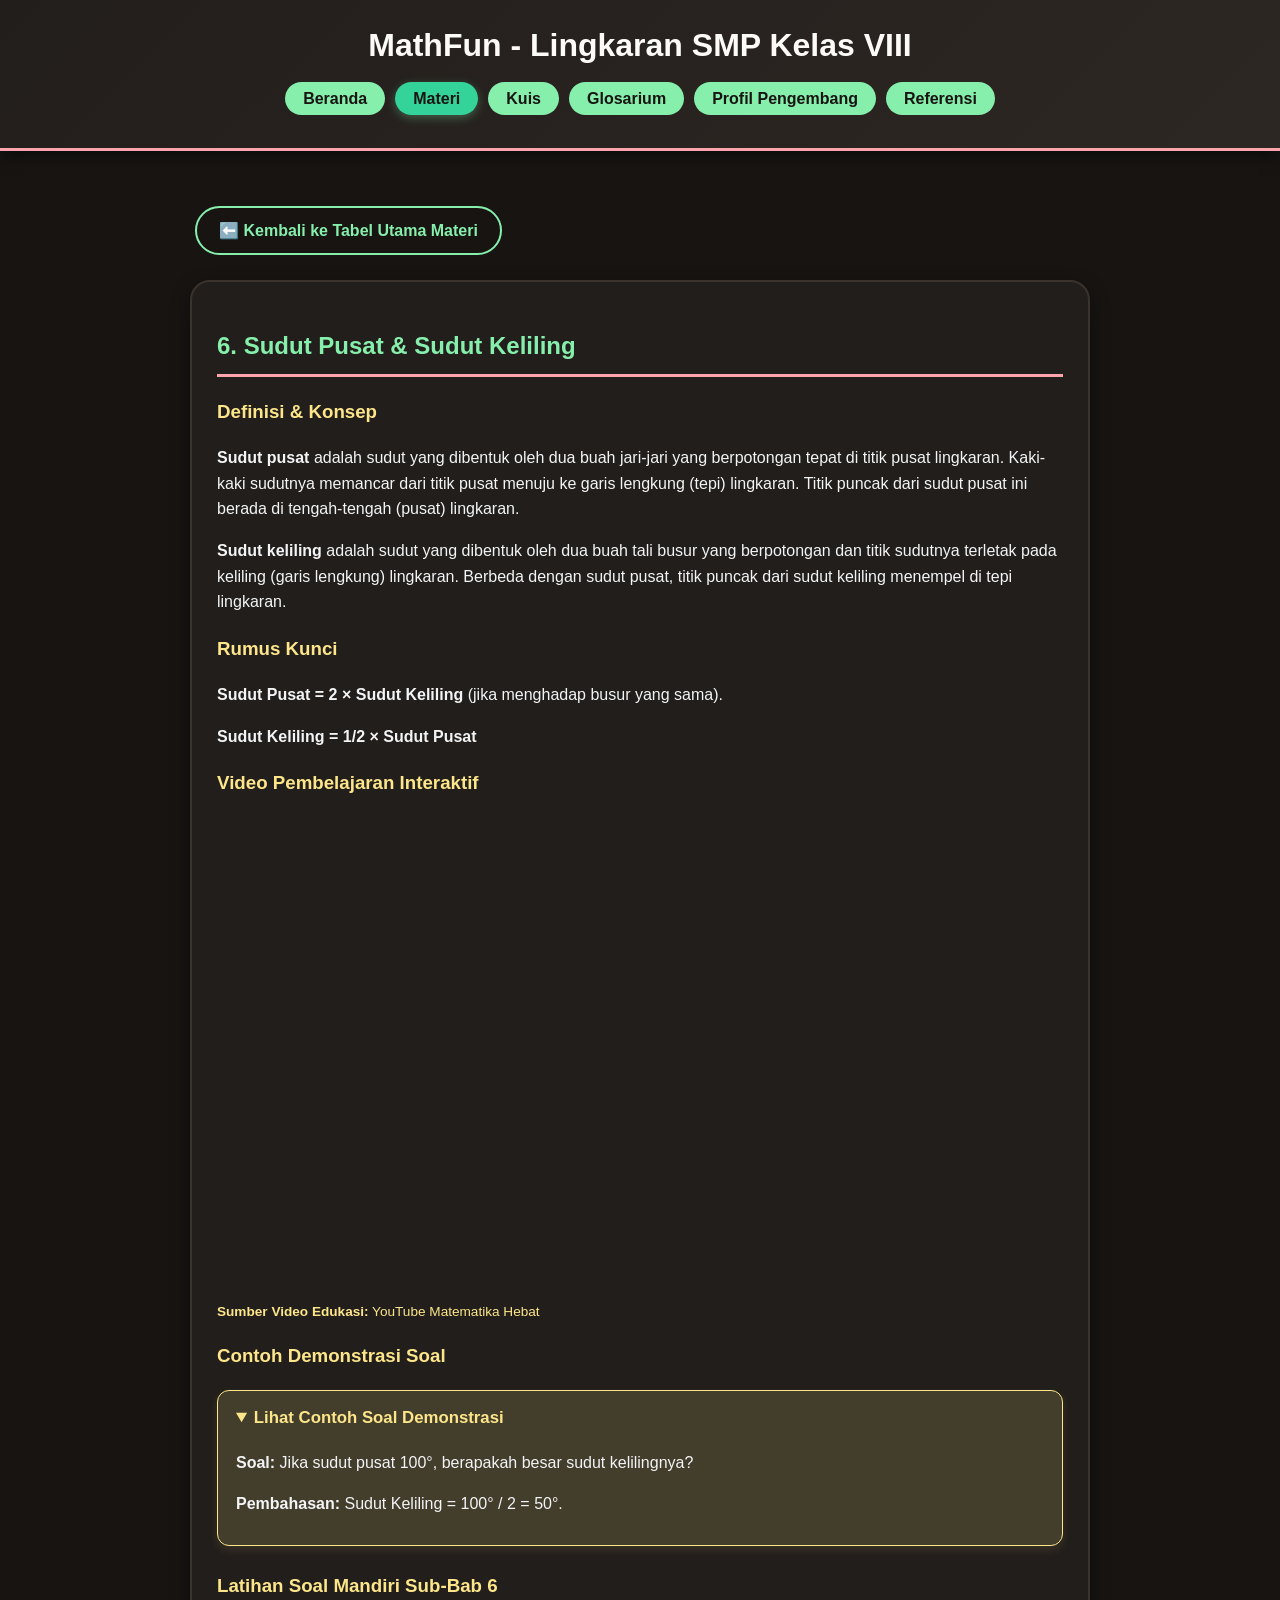
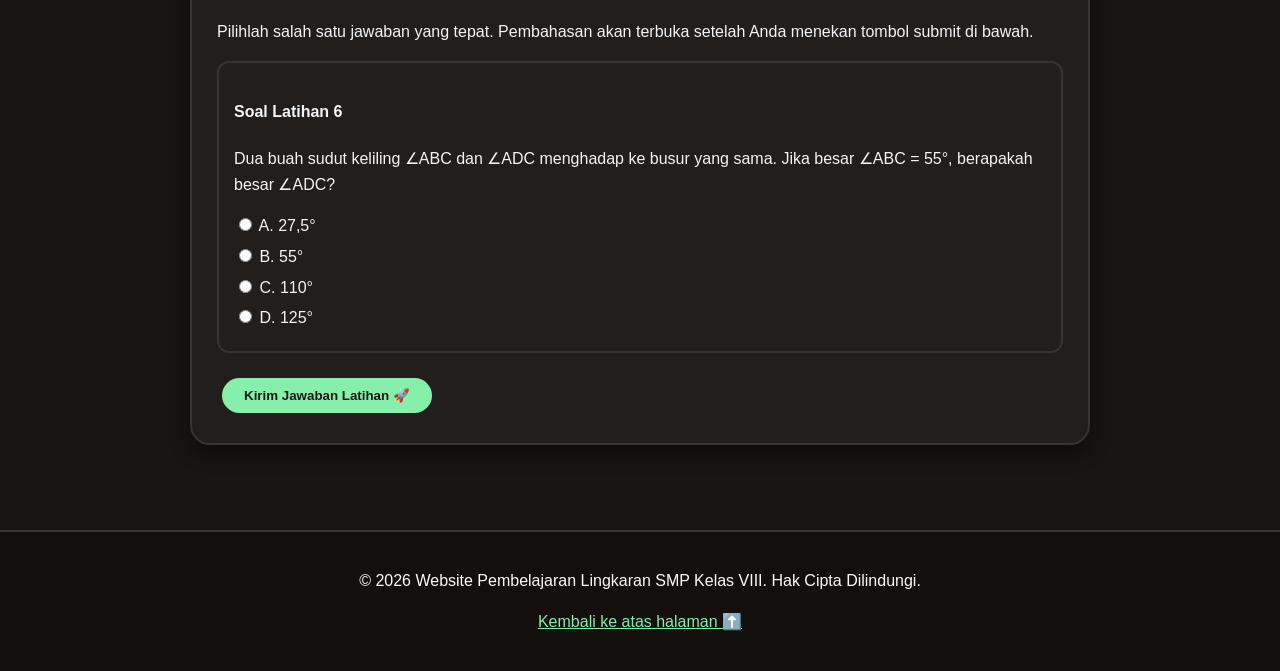
<file: detail_materi/sudut_lingkaran.html>
<!DOCTYPE html>
<html lang="id">
<head>
    <meta charset="UTF-8">
    <meta name="viewport" content="width=device-width, initial-scale=1.0">
    <title>Sudut Pusat & Sudut Keliling - MathFun SMP</title>
    <link rel="stylesheet" href="../UTS.css">
</head>
<body id="top">

    <header>
        <div class="logo-container">
            <h1>MathFun - Lingkaran SMP Kelas VIII</h1>
        </div>
        <nav>
            <ul>
                <li><a href="../index.html">Beranda</a></li>
                <li><a href="../materi.html" class="active">Materi</a></li>
                <li><a href="../kuis.html">Kuis</a></li>
                <li><a href="../glosarium.html">Glosarium</a></li>
                <li><a href="../profil.html">Profil Pengembang</a></li>
                <li><a href="../referensi.html">Referensi</a></li>
            </ul>
        </nav>
    </header>

    <main>
        <div class="nav-back">
            <a href="../materi.html" class="btn btn-secondary">⬅️ Kembali ke Tabel Utama Materi</a>
        </div>

        <section class="detail-box">
            <h2>6. Sudut Pusat & Sudut Keliling</h2>
            
            <article>
                <h3>Definisi & Konsep</h3>
                <p><b>Sudut pusat</b> adalah sudut yang dibentuk oleh dua buah jari-jari yang berpotongan tepat di titik pusat lingkaran. Kaki-kaki sudutnya memancar dari titik pusat menuju ke garis lengkung (tepi) lingkaran. Titik puncak dari sudut pusat ini berada di tengah-tengah (pusat) lingkaran.</p>
                <p><b>Sudut keliling</b> adalah sudut yang dibentuk oleh dua buah tali busur yang berpotongan dan titik sudutnya terletak pada keliling (garis lengkung) lingkaran. Berbeda dengan sudut pusat, titik puncak dari sudut keliling menempel di tepi lingkaran.</p>
            </article>

            <article>
                <h3>Rumus Kunci</h3>
                <p><b>Sudut Pusat = 2 &times; Sudut Keliling</b> (jika menghadap busur yang sama).</p>
                <p><b>Sudut Keliling = 1/2 &times; Sudut Pusat</b></p>
            </article>

            <article>
                <h3>Video Pembelajaran Interaktif</h3>
                <div class="video-wrapper">
                    <iframe 
                        src="https://www.youtube.com/embed/isYAqHGRppU?si=PjFFFbFtTXSWYupr" 
                        title="Video Pembelajaran Sudut Pusat dan Sudut Keliling Lingkaran" 
                        allow="accelerometer; autoplay; clipboard-write; encrypted-media; gyroscope; picture-in-picture" 
                        allowfullscreen>
                    </iframe>
                </div>
                <p class="video-source-note"><b>Sumber Video Edukasi:</b> YouTube Matematika Hebat</p>
            </article>

            <article>
                <h3>Contoh Demonstrasi Soal</h3>
                <details open>
                    <summary>Lihat Contoh Soal Demonstrasi</summary>
                    <p><b>Soal:</b> Jika sudut pusat 100&deg;, berapakah besar sudut kelilingnya?</p>
                    <p><b>Pembahasan:</b> Sudut Keliling = 100&deg; / 2 = 50&deg;.</p>
                </details>
            </article>

            <article class="latihan-section-box">
                <h3>Latihan Soal Mandiri Sub-Bab 6</h3>
                <p>Pilihlah salah satu jawaban yang tepat. Pembahasan akan terbuka setelah Anda menekan tombol submit di bawah.</p>

                <form onsubmit="submitLatihanBab(event)">
                    <div class="question-item-box">
                        <h4>Soal Latihan 6</h4>
                        <p>Dua buah sudut keliling &ang;ABC dan &ang;ADC menghadap ke busur yang sama. Jika besar &ang;ABC = 55&deg;, berapakah besar &ang;ADC?</p>
                        
                        <label><input type="radio" name="lat6" value="A"> A. 27,5&deg;</label>
                        <label><input type="radio" name="lat6" value="B"> B. 55&deg;</label>
                        <label><input type="radio" name="lat6" value="C"> C. 110&deg;</label>
                        <label><input type="radio" name="lat6" value="D"> D. 125&deg;</label>

                        <details class="pembahasan-latihan pembahasan-box">
                            <summary>🔍 Kunci Jawaban & Pembahasan</summary>
                            <p class="pembahasan-content">
                                <b>Kunci Jawaban: B (55&deg;)</b><br>
                                <b>Pembahasan:</b> Semua sudut keliling yang menghadap ke busur sama memiliki besar sudut yang identik, sehingga &ang;ADC = &ang;ABC = 55&deg;.
                            </p>
                        </details>
                    </div>

                    <button type="submit" class="btn btn-primary">Kirim Jawaban Latihan 🚀</button>
                </form>
            </article>

        </section>
    </main>

    <footer>
        <p>&copy; 2026 Website Pembelajaran Lingkaran SMP Kelas VIII. Hak Cipta Dilindungi.</p>
        <p><a href="#top">Kembali ke atas halaman ⬆️</a></p>
    </footer>

    <script>
        function submitLatihanBab(event) {
            event.preventDefault();
            let semuaPembahasan = event.target.querySelectorAll('.pembahasan-latihan');
            semuaPembahasan.forEach(p => { 
                p.style.display = 'block'; 
                p.open = true; 
            });
        }
    </script>
</body>
</html>
</file>
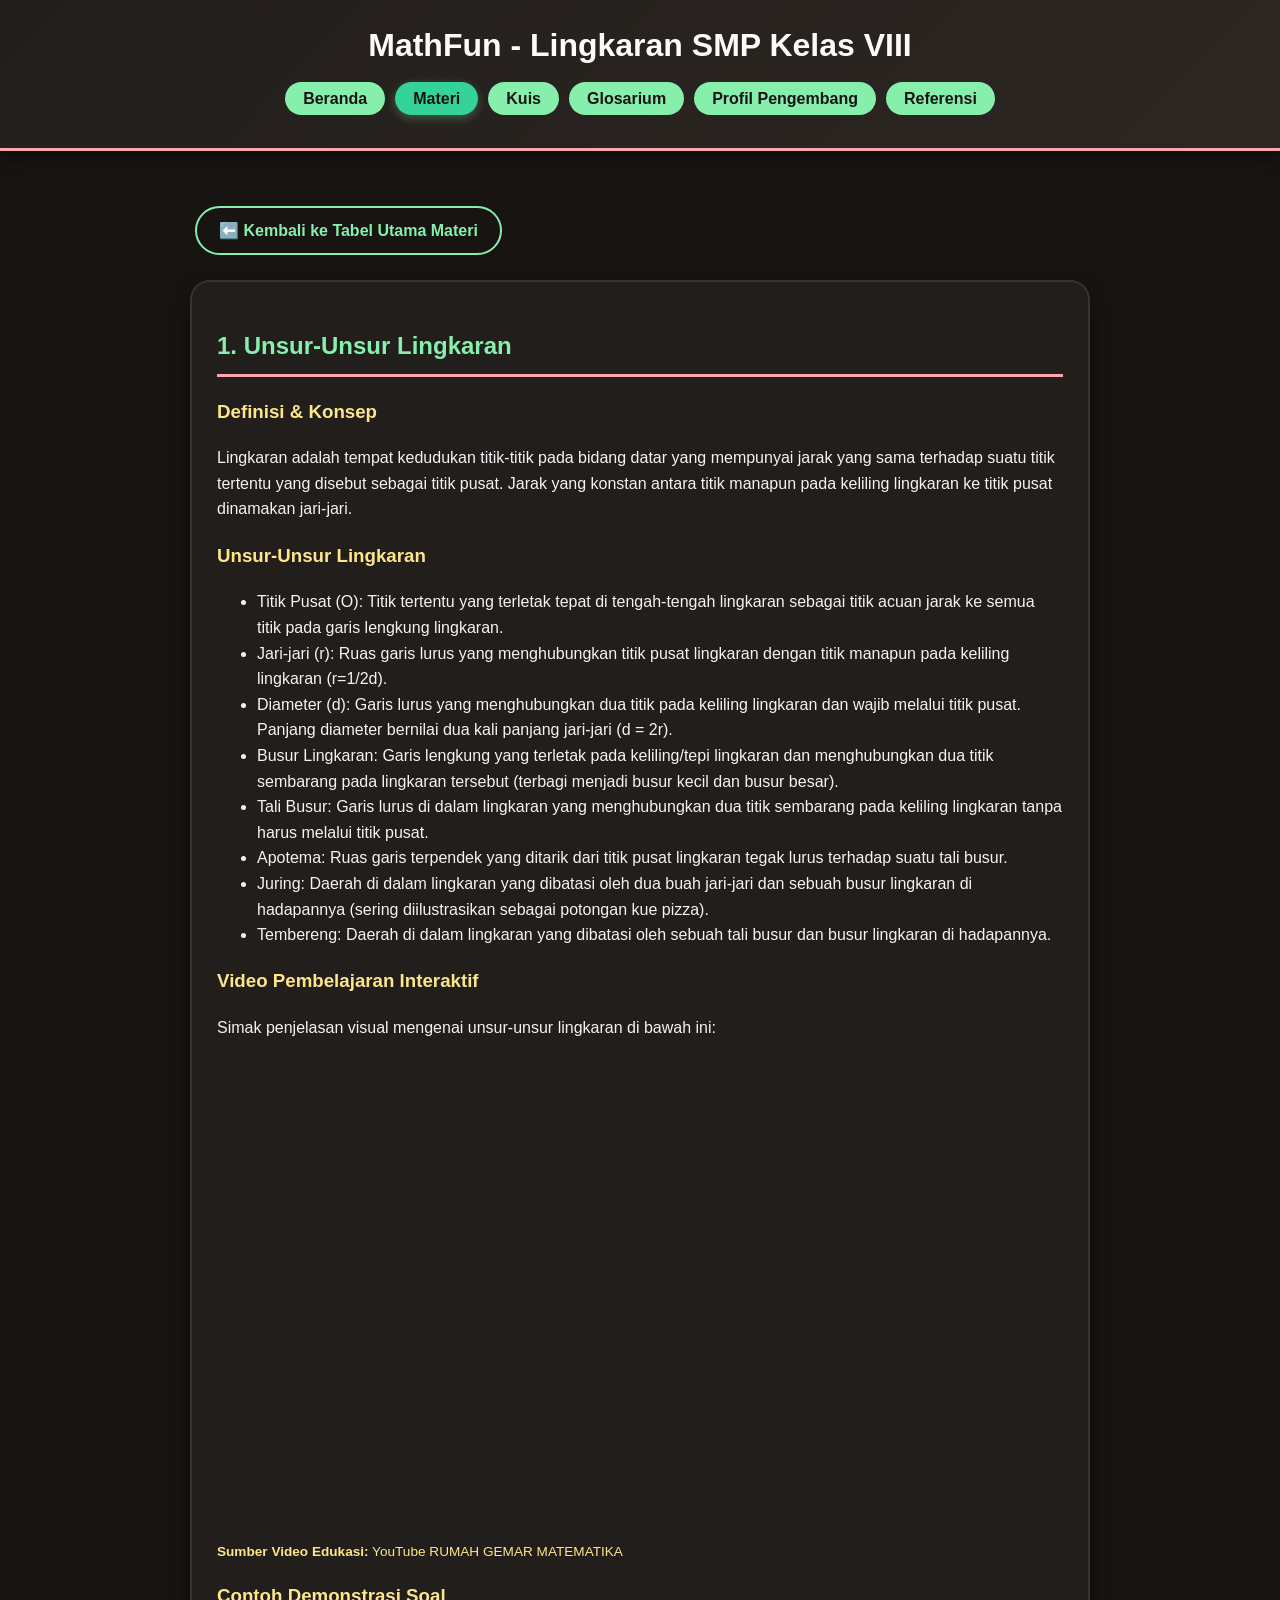
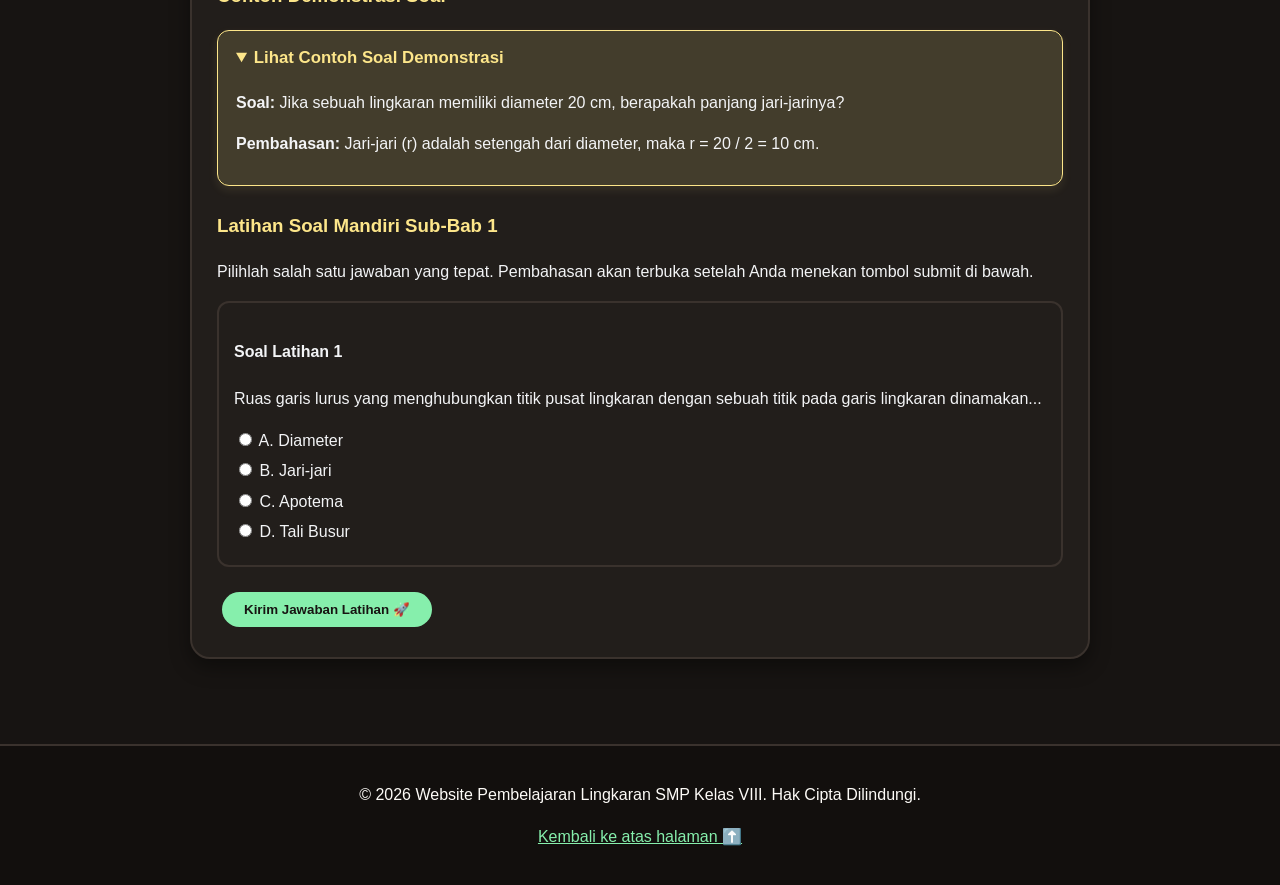
<file: detail_materi/unsur_lingkaran.html>
<!DOCTYPE html>
<html lang="id">
<head>
    <meta charset="UTF-8">
    <meta name="viewport" content="width=device-width, initial-scale=1.0">
    <title>Unsur-Unsur Lingkaran - MathFun SMP</title>
    <link rel="stylesheet" href="../UTS.css">
</head>
<body id="top">

    <header>
        <div class="logo-container">
            <h1>MathFun - Lingkaran SMP Kelas VIII</h1>
        </div>
        <nav>
            <ul>
                <li><a href="../index.html">Beranda</a></li>
                <li><a href="../materi.html" class="active">Materi</a></li>
                <li><a href="../kuis.html">Kuis</a></li>
                <li><a href="../glosarium.html">Glosarium</a></li>
                <li><a href="../profil.html">Profil Pengembang</a></li>
                <li><a href="../referensi.html">Referensi</a></li>
            </ul>
        </nav>
    </header>

    <main>
        <div class="nav-back">
            <a href="../materi.html" class="btn btn-secondary">⬅️ Kembali ke Tabel Utama Materi</a>
        </div>

        <section class="detail-box">
            <h2>1. Unsur-Unsur Lingkaran</h2>
            
            <article>
                <h3>Definisi & Konsep</h3>
                <p>Lingkaran adalah tempat kedudukan titik-titik pada bidang datar yang mempunyai jarak yang sama terhadap suatu titik tertentu yang disebut sebagai titik pusat. Jarak yang konstan antara titik manapun pada keliling lingkaran ke titik pusat dinamakan jari-jari.</p>
            </article>

            <article>
                <h3>Unsur-Unsur Lingkaran</h3>
                <ul>
                    <li>Titik Pusat (O): Titik tertentu yang terletak tepat di tengah-tengah lingkaran sebagai titik acuan jarak ke semua titik pada garis lengkung lingkaran.</li>
                    <li>Jari-jari (r): Ruas garis lurus yang menghubungkan titik pusat lingkaran dengan titik manapun pada keliling lingkaran (r=1/2d).</li>
                    <li>Diameter (d): Garis lurus yang menghubungkan dua titik pada keliling lingkaran dan wajib melalui titik pusat. Panjang diameter bernilai dua kali panjang jari-jari (d = 2r).</li>
                    <li>Busur Lingkaran: Garis lengkung yang terletak pada keliling/tepi lingkaran dan menghubungkan dua titik sembarang pada lingkaran tersebut (terbagi menjadi busur kecil dan busur besar).</li>
                    <li>Tali Busur: Garis lurus di dalam lingkaran yang menghubungkan dua titik sembarang pada keliling lingkaran tanpa harus melalui titik pusat.</li>
                    <li>Apotema: Ruas garis terpendek yang ditarik dari titik pusat lingkaran tegak lurus terhadap suatu tali busur.</li>
                    <li>Juring: Daerah di dalam lingkaran yang dibatasi oleh dua buah jari-jari dan sebuah busur lingkaran di hadapannya (sering diilustrasikan sebagai potongan kue pizza).</li>
                    <li>Tembereng: Daerah di dalam lingkaran yang dibatasi oleh sebuah tali busur dan busur lingkaran di hadapannya.</li>
                </ul>
            </article>

            <article>
                <h3>Video Pembelajaran Interaktif</h3>
                <p>Simak penjelasan visual mengenai unsur-unsur lingkaran di bawah ini:</p>
                <div class="video-wrapper">
                    <iframe
                        src="https://www.youtube.com/embed/B2rnmvk21IA?si=256Vf0l5SeYdDHq5" 
                        title="Video Pembelajaran Unsur-Unsur Lingkaran" 
                        allow="accelerometer; autoplay; clipboard-write; encrypted-media; gyroscope; picture-in-picture" 
                        allowfullscreen>
                    </iframe>
                </div>
                <p class="video-source-note"><b>Sumber Video Edukasi:</b> YouTube RUMAH GEMAR MATEMATIKA</p>
            </article>

            <article>
                <h3>Contoh Demonstrasi Soal</h3>
                <details open>
                    <summary>Lihat Contoh Soal Demonstrasi</summary>
                    <p><b>Soal:</b> Jika sebuah lingkaran memiliki diameter 20 cm, berapakah panjang jari-jarinya?</p>
                    <p><b>Pembahasan:</b> Jari-jari (r) adalah setengah dari diameter, maka r = 20 / 2 = 10 cm.</p>
                </details>
            </article>

            <article class="latihan-section-box">
                <h3>Latihan Soal Mandiri Sub-Bab 1</h3>
                <p>Pilihlah salah satu jawaban yang tepat. Pembahasan akan terbuka setelah Anda menekan tombol submit di bawah.</p>

                <form onsubmit="submitLatihanBab(event)">
                    <div class="question-item-box">
                        <h4>Soal Latihan 1</h4>
                        <p>Ruas garis lurus yang menghubungkan titik pusat lingkaran dengan sebuah titik pada garis lingkaran dinamakan...</p>
                        
                        <label><input type="radio" name="lat1" value="A"> A. Diameter</label>
                        <label><input type="radio" name="lat1" value="B"> B. Jari-jari</label>
                        <label><input type="radio" name="lat1" value="C"> C. Apotema</label>
                        <label><input type="radio" name="lat1" value="D"> D. Tali Busur</label>

                        <details class="pembahasan-latihan pembahasan-box">
                            <summary>🔍 Kunci Jawaban & Pembahasan</summary>
                            <p class="pembahasan-content">
                                <b>Kunci Jawaban: B (Jari-jari)</b><br>
                                <b>Pembahasan:</b> Jari-jari (r) adalah jarak dari titik pusat ke tepi lingkaran. Sedangkan diameter menghubungkan dua titik di tepi lingkaran melalui titik pusat.
                            </p>
                        </details>
                    </div>

                    <button type="submit" class="btn btn-primary">Kirim Jawaban Latihan 🚀</button>
                </form>
            </article>

        </section>
    </main>

    <footer>
        <p>&copy; 2026 Website Pembelajaran Lingkaran SMP Kelas VIII. Hak Cipta Dilindungi.</p>
        <p><a href="#top">Kembali ke atas halaman ⬆️</a></p>
    </footer>

    <script>
        function submitLatihanBab(event) {
            event.preventDefault();
            let semuaPembahasan = event.target.querySelectorAll('.pembahasan-latihan');
            semuaPembahasan.forEach(p => { 
                p.style.display = 'block'; 
                p.open = true; 
            });
        }
    </script>
</body>
</html>
</file>
<file: UTS.css>
:root {
    --bg-main: #171412;
    --bg-card: #221E1B;
    --text-main: #FDFBF7;
    --text-card: #F3F4F6;
    --header-bg: linear-gradient(135deg, #221E1B, #2D2723);
    --header-text: #FDFBF7;
    --accent-matcha: #86EFAC;
    --accent-caramel-bg: rgba(253, 230, 138, 0.1);
    --accent-caramel-border: #FDE68A;
    --accent-rose: #FDA4AF;
    --border-color: #3A322D;
}

body {
    font-family: 'Segoe UI', Tahoma, Geneva, Verdana, sans-serif;
    background-color: var(--bg-main);
    color: var(--text-main);
    margin: 0;
    padding: 0;
    line-height: 1.6;
}

header {
    background: var(--header-bg);
    color: var(--header-text);
    padding: 20px 10px;
    text-align: center;
    box-shadow: 0 4px 15px rgba(0, 0, 0, 0.5);
    border-bottom: 3px solid var(--accent-rose);
}

.logo-container h1 {
    margin: 0;
    font-size: 2em;
    font-weight: 700;
    color: var(--text-main);
}

nav ul {
    list-style: none;
    padding: 0;
    margin-top: 15px;
    display: flex;
    justify-content: center;
    gap: 10px;
    flex-wrap: wrap;
}

nav ul li a {
    color: #171412;
    text-decoration: none;
    font-weight: bold;
    padding: 8px 18px;
    border-radius: 20px;
    transition: all 0.3s ease;
    background-color: var(--accent-matcha);
}

nav ul li a:hover {
    background-color: #6EE7B7;
    transform: translateY(-2px);
}

nav ul li a.active {
    background-color: #34D399;
    color: #171412;
    box-shadow: 0 3px 10px rgba(134, 239, 172, 0.3);
}

main {
    max-width: 900px;
    margin: 30px auto;
    padding: 20px;
}

section, .profile-card, .info-card, .question-card, .detail-box {
    background: var(--bg-card);
    color: var(--text-card);
    padding: 25px;
    border-radius: 20px;
    margin-bottom: 25px;
    box-shadow: 0 8px 20px rgba(0, 0, 0, 0.4);
    border: 2px solid var(--border-color);
}

h2 {
    color: var(--accent-matcha);
    border-bottom: 3px solid var(--accent-rose);
    padding-bottom: 8px;
}

h3 {
    color: var(--accent-caramel-border);
}

#deskripsi {
    color: var(--text-card);
    font-size: 1.1em;
    font-weight: 600;
}

.image-container {
    text-align: center;
    margin: 20px 0;
}

.image-container img {
    width: 100%;
    max-width: 300px;
    height: auto;
    border-radius: 12px;
    border: 2px solid var(--accent-rose);
}

.btn {
    display: inline-block;
    padding: 10px 22px;
    border-radius: 25px;
    font-weight: bold;
    text-decoration: none;
    transition: all 0.3s ease;
    border: none;
    cursor: pointer;
    margin: 5px;
}

.btn-primary {
    background-color: var(--accent-matcha);
    color: #171412;
}

.btn-primary:hover {
    background-color: #6EE7B7;
    transform: scale(1.05);
}

.btn-secondary {
    background-color: transparent;
    color: var(--accent-matcha);
    border: 2px solid var(--accent-matcha);
}

.btn-secondary:hover {
    background-color: rgba(134, 239, 172, 0.1);
    transform: scale(1.05);
}

.btn-sm {
    display: inline-block;
    padding: 5px 12px;
    background-color: var(--accent-matcha);
    color: #171412;
    border-radius: 15px;
    text-decoration: none;
    font-size: 0.85em;
    font-weight: bold;
}

.btn-sm:hover {
    background-color: #6EE7B7;
}

.nav-back {
    margin-bottom: 20px;
}

table {
    width: 100%;
    border-collapse: collapse;
    margin-top: 15px;
    border-radius: 12px;
    overflow: hidden;
}

table caption {
    font-weight: bold;
    color: var(--accent-matcha);
    margin-bottom: 10px;
}

th {
    background-color: #2D2723;
    color: var(--accent-matcha);
    padding: 12px;
    text-align: left;
    border-bottom: 2px solid var(--accent-rose);
}

td {
    padding: 12px;
    border-bottom: 1px solid var(--border-color);
    color: var(--text-card);
}

tr:nth-child(even) {
    background-color: rgba(255, 255, 255, 0.02);
}

.ref-list {
    list-style: none;
    padding: 0;
}

.ref-list li {
    background: rgba(255, 255, 255, 0.02);
    padding: 15px;
    border-radius: 12px;
    margin-bottom: 12px;
    border-left: 5px solid var(--accent-matcha);
}

.ref-list a {
    color: var(--accent-matcha);
    font-weight: bold;
    font-size: 1.1em;
    text-decoration: none;
}

.profile-avatar {
    font-size: 4em;
    text-align: center;
    margin-bottom: 10px;
}

.badge {
    padding: 4px 12px;
    border-radius: 12px;
    color: #171412;
    font-size: 0.8em;
    font-weight: bold;
}

.badge-easy { background-color: #86EFAC; }
.badge-medium { background-color: #FDE68A; }
.badge-hard { background-color: #FDA4AF; }

details, .info-card {
    background: var(--accent-caramel-bg);
    border: 1px solid var(--accent-caramel-border);
    padding: 12px 18px;
    border-radius: 12px;
    margin-top: 15px;
    color: var(--text-card);
    transition: all 0.3s ease;
}

details[open] {
    background: rgba(253, 230, 138, 0.15);
    box-shadow: 0 4px 10px rgba(253, 230, 138, 0.1);
}

summary {
    cursor: pointer;
    font-weight: bold;
    color: var(--accent-caramel-border);
    outline: none;
    font-size: 1.05em;
    padding: 2px 0;
}

summary:hover {
    color: #FFFBEB;
}

details p, details b {
    color: var(--text-card);
}

footer {
    background-color: #120F0D;
    color: var(--text-main);
    text-align: center;
    padding: 20px;
    margin-top: 40px;
    border-top: 2px solid var(--border-color);
}

footer a {
    color: var(--accent-matcha);
    text-decoration: underline;
}

.glossary-grid {
    display: grid;
    gap: 15px;
    margin-top: 20px;
}

.glossary-card {
    padding: 15px;
    border-radius: 12px;
    background: var(--bg-card, #221E1B);
    border: 2px solid var(--border-color, #3A322D);
}

.glossary-card h4 {
    color: var(--accent-matcha, #86EFAC);
    margin-top: 0;
    margin-bottom: 8px;
}

.glossary-card p {
    color: var(--text-card, #F3F4F6);
    margin-bottom: 0;
}

.tujuan-wrapper {
    text-align: left;
    margin-top: 25px;
}

.tujuan-wrapper h3 {
    color: var(--accent-caramel-border);
}

.tujuan-wrapper ul {
    color: var(--text-card);
    line-height: 1.8;
    text-align: left;
    padding-left: 20px;
}

.tujuan-wrapper li {
    text-align: left;
}

.materi-desc {
    margin: 5px 0 0 0;
    color: var(--text-card);
}

.action-buttons {
    margin-top: 30px;
}

.quiz-form details {
    display: none; 
    margin-top: 10px;
}

#hasil-skor {
    font-size: 1.2em;
    font-weight: bold;
    color: #6C5CE7;
    text-align: center;
    margin-bottom: 20px;
    padding: 15px;
    background: #F8F9FA;
    border-radius: 10px;
    border: 2px dashed #A29BFE;
    display: none;
}

.center-content {
    text-align: center;
}

.video-wrapper {
    position: relative;
    width: 100%;
    padding-bottom: 56.25%;
    height: 0;
    margin-top: 15px;
}

.video-wrapper iframe {
    position: absolute;
    top: 0;
    left: 0;
    width: 100%;
    height: 100%;
    border: 0;
    border-radius: 12px;
}

.video-source-note {
    font-size: 0.85em;
    margin-top: 8px;
    color: var(--accent-caramel-border, #FDE68A);
}

.latihan-section-box {
    margin-top: 25px;
}

.question-item-box {
    margin-bottom: 20px;
    padding: 15px;
    border-radius: 12px;
    background: var(--bg-card, #221E1B);
    border: 2px solid var(--border-color, #3A322D);
}

.question-item-box label {
    display: block;
    margin-bottom: 5px;
    cursor: pointer;
}

.pembahasan-box {
    display: none;
    margin-top: 15px;
    background: var(--accent-caramel-bg, rgba(253, 230, 138, 0.1));
    border: 1px solid var(--accent-caramel-border, #FDE68A);
    padding: 10px 15px;
    border-radius: 8px;
}

.pembahasan-box summary {
    cursor: pointer;
    font-weight: bold;
    color: var(--accent-caramel-border, #FDE68A);
}

.pembahasan-content {
    margin-top: 10px;
    color: var(--text-card, #F3F4F6);
}

@media screen and (max-width: 768px) {
    nav ul {
        flex-direction: column;
    }
}
.profile-photo {
    text-align: center;
    margin-bottom: 15px;
}

.profile-photo img {
    width: 120px;
    height: 120px;
    object-fit: cover;
    border-radius: 50%;
    border: 3px solid var(--accent-matcha, #86EFAC);
    box-shadow: 0 4px 10px rgba(0, 0, 0, 0.3);
}

.reference-card h3 a.title-link {
    color: inherit; 
    text-decoration: none; 
}

.reference-card h3 a.title-link:hover {
    opacity: 0.8;
    text-decoration: underline;
}
</file>
